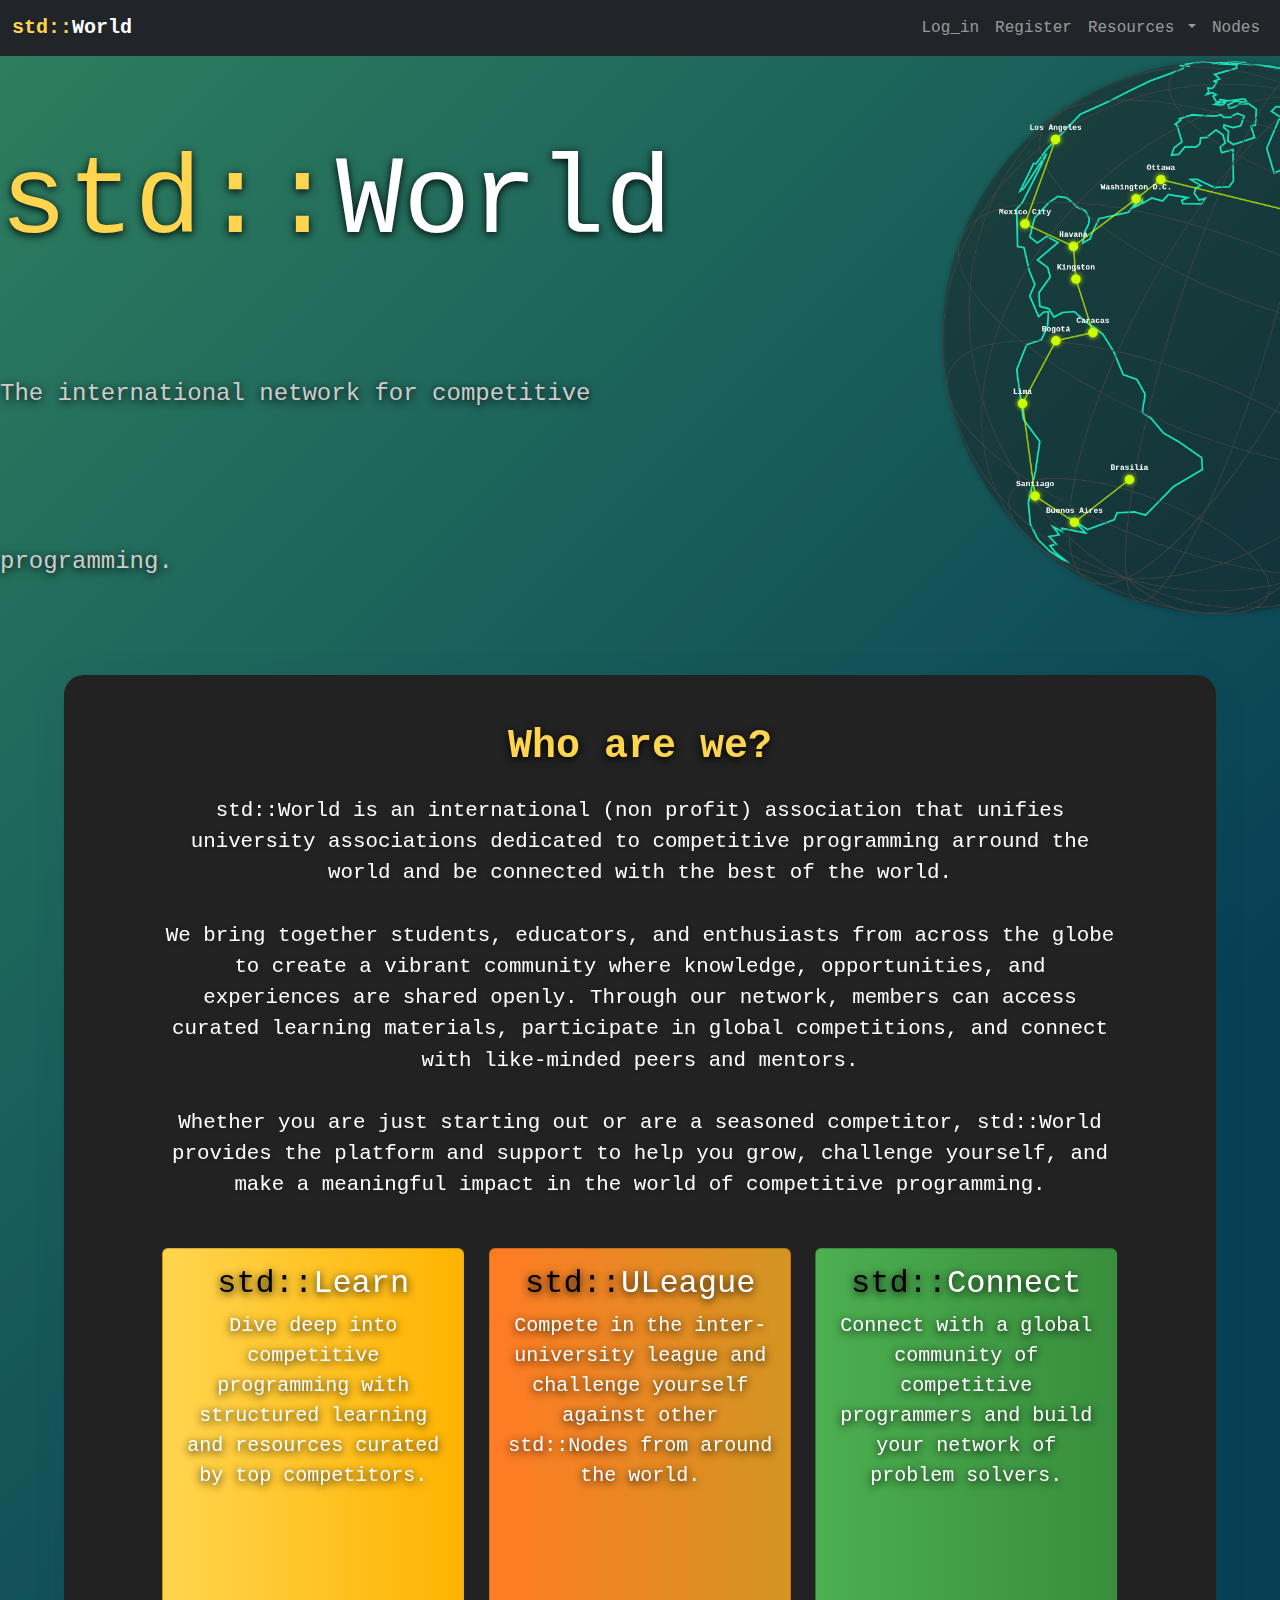
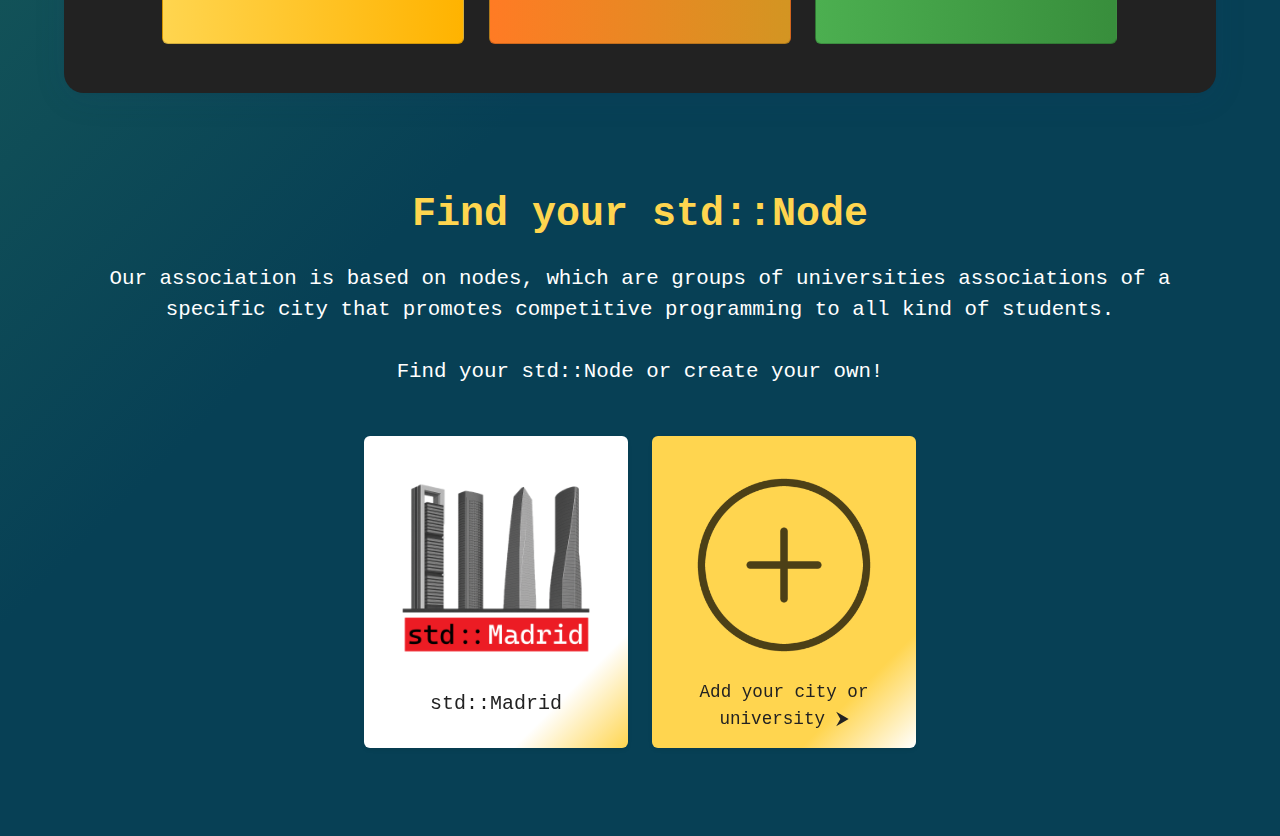
<file: index.html>
<!DOCTYPE html>
<html>
<head>
    <meta charset='utf-8'>
    <meta http-equiv='X-UA-Compatible' content='IE=edge'>
    <title>Std::World</title>
    <meta name='viewport' content='width=device-width, initial-scale=1'>
    <link rel='stylesheet' type='text/css' media='screen' href='main.css'>
    <!-- Bootstrap CSS -->
<link href="https://cdn.jsdelivr.net/npm/bootstrap@5.3.3/dist/css/bootstrap.min.css" rel="stylesheet">
    <!-- main.js will be loaded at the end of body for better performance -->
    <style>
      /* Association card hover animation */
      .assoc-img {
        transition: transform 0.18s cubic-bezier(.4,2,.6,1), box-shadow 0.18s;
        will-change: transform;
      }
      .assoc-img:hover {
        transform: scale(1.08);
        z-index: 2;
        box-shadow: 0 4px 16px 0 rgba(255,213,79,0.25);
      }
      /* Animation for std::Nodes cards */
      .node-card {
        transition: transform 0.2s cubic-bezier(.4,2,.6,1), box-shadow 0.2s;
        will-change: transform;
      }
      .node-card:hover {
        transform: scale(1.06);
        z-index: 2;
        box-shadow: 0 8px 32px 0 rgba(0,0,0,0.25);
      }
        html {
            font-size: 16px;
        }
        body {
            margin: 0;
            padding: 0;
            font-family: 'Consolas', 'Menlo', 'Monaco', 'Liberation Mono', monospace;
            background: linear-gradient(135deg, #2e7f5f 0%, #074055 60%);
            color: #222;
            overflow: auto;
        }
        .container {
            max-width: 1600px;
            width: 90%;
        }
        /* Hide scrollbar but allow scrolling */
        body::-webkit-scrollbar, html::-webkit-scrollbar {
            display: none;
        }
        body {
            scrollbar-width: none; /* Firefox */
            -ms-overflow-style: none; /* IE 10+ */
        }
      .card.hover-grow {
        transition: transform 0.2s cubic-bezier(.4,2,.6,1), box-shadow 0.2s;
        will-change: transform;
      }
      .card.hover-grow .card-arrow {
        opacity: 0;
        pointer-events: none;
        transition: opacity 0.2s;
      }
      .card.hover-grow:hover {
        transform: scale(1.06);
        z-index: 2;
        box-shadow: 0 8px 32px 0 rgba(0,0,0,0.25);
      }
      .card.hover-grow:hover .card-arrow {
        opacity: 1;
        pointer-events: auto;
      }
    </style>
</head>

<body>

    <nav class="navbar navbar-expand-lg navbar-dark bg-dark fixed-top" style="font-family: 'Consolas', monospace; z-index: 1030;">
        <div class="container-fluid">
            <a class="navbar-brand" href="#" style="font-weight: bold;">
                <span style="color:#FFD54F;">std::</span>World
            </a>
            <button class="navbar-toggler" type="button" data-bs-toggle="collapse" data-bs-target="#navbarTree" aria-controls="navbarTree" aria-expanded="false" aria-label="Toggle navigation">
                <span class="navbar-toggler-icon"></span>
            </button>
            <div class="collapse navbar-collapse" id="navbarTree">
                <ul class="navbar-nav ms-auto mb-2 mb-lg-0">
                    <li class="nav-item">
                        <a class="nav-link" href="#who">Log_in</a>
                    </li>
                    <li class="nav-item">
                        <a class="nav-link" href="#who">Register</a>
                    </li>
                    <li class="nav-item dropdown">
                        <a class="nav-link dropdown-toggle" href="#" id="learnDropdown" role="button" data-bs-toggle="dropdown" aria-expanded="false">
                            Resources
                        </a>
                        <ul class="dropdown-menu dropdown-menu-dark" aria-labelledby="learnDropdown">
                            <li><a class="dropdown-item" href="https://uleague.std.world" target="_blank">std::ULeague</a></li>
                            <li><a class="dropdown-item" href="#">std::Learn</a></li>
                            <li><a class="dropdown-item" href="#">std::Connect</a></li>
                        </ul>
                    </li>
                    <li class="nav-item">
                        <a class="nav-link" href="#nodesCarousel">Nodes</a>
                    </li>
                </ul>
            </div>
        </div>
</nav>

    <section class="intro-section">
        <div class="intro-quote" style="margin:0; padding:0; border:0; ">
            <p style="margin:0; padding-left:0%; padding-top: 10%; border:0; font-size:7rem; color:#fff; text-shadow:0 2px 8px #000;">
            <span style="color:#FFD54F;">std::</span>World <br>
                <span style="font-size:1.5rem; font-weight:normal; color:#ccc;">
The international network for competitive programming.</span>
        </div>
        <div class="intro-globe" style="margin:0; padding:0; border:0;">
            <canvas id="globe-canvas" width="1000" height="1000" style="position:relative; left:40%;"></canvas>
        </div>
    </section>

    <!-- TODO: Make video -->
    <!-- <section class="video-section">
        <video controls poster="" width="800" height="450">
            <source src="" type="video/mp4">
            Your browser does not support the video tag.
        </video>
    </section> -->

<section class="who-section py-5" style="font-family: 'Consolas', 'Menlo', 'Monaco', 'Liberation Mono', monospace; color:#fff; text-shadow:0 2px 8px #000;">
  <div class="container">
    <h2 class="mb-4" style="font-size:2.5rem; font-weight:bold; color:#FFD54F; text-shadow:0 2px 8px #000;">Who are we?</h2>
    <p class="mb-5" style="font-size:1.3rem; font-weight:normal; color:#fff; text-shadow:0 1px 4px #222;">
    std::World is an international (non profit) association that unifies university associations
    dedicated to competitive programming arround the world and be connected with the best of the world.
    <br><br>
    We bring together students, educators, and enthusiasts from across the globe to create a vibrant
    community where knowledge, opportunities, and experiences are shared openly. Through our network,
    members can access curated learning materials, participate in global competitions, and connect
    with like-minded peers and mentors.
    <br><br>
    Whether you are just starting out or are a seasoned competitor, std::World provides the platform
    and support to help you grow, challenge yourself, and make a meaningful impact in the world of
    competitive programming.
    </p>

    <div class="row text-center g-4">

    <!-- std::Learn card -->

    <div class="col-md-4">
      <div class="card text-white h-100 hover-grow" style="background: linear-gradient(90deg, #FFD54F, #FFB300);">
        <div class="card-body">
        <h5 class="card-title" style="font-size:2rem; color:inherit;">
             <span style="color:#000 !important; background:transparent !important;">std::</span>Learn
        </h5>
        <p class="card-text" style="font-size:1.25rem;">
          Dive deep into competitive programming with structured learning and resources curated by top competitors.
        </p>
        <a href="https://uleague.std.world" target="_blank" class="card-arrow" style="display:inline-block; font-size:4rem; color:#fff; text-decoration:none; font-weight:bold; transition:color 0.2s;">
            ⮞
        </a>
        </div>
      </div>
    </div>

    <!-- std::ULeague card -->
    <div class="col-md-4">
      <div class="card text-white h-100 hover-grow" style="background: linear-gradient(90deg, #FF7B24, #d39522);">
        <div class="card-body">
        <h5 class="card-title" style="font-size:2rem; color:inherit;">
            <span style="color:#000 !important; background:transparent !important;">std::</span>ULeague
        </h5>
        <p class="card-text" style="font-size:1.25rem;">
          Compete in the inter-university league and challenge yourself against other std::Nodes from around the world.
        </p>
        <a href="https://uleague.std.world" target="_blank" class="card-arrow" style="display:inline-block; font-size:4rem; color:#fff; text-decoration:none; font-weight:bold; transition:color 0.2s;">
            ⮞
        </a>
        </div>
      </div>
    </div>

    <!-- std::Connect card -->
    <div class="col-md-4">
      <div class="card text-white h-100 hover-grow" style="background: linear-gradient(90deg, #4CAF50, #388E3C);">
        <div class="card-body">
        <h5 class="card-title" style="font-size:2rem; color:inherit;">
            <span style="color:#000 !important; background:transparent !important;">std::</span>Connect
        </h5>
        <p class="card-text" style="font-size:1.25rem;">
          Connect with a global community of competitive programmers and build your network of problem solvers.
        </p>
        <br>
        <a href="https://uleague.std.world" target="_blank" class="card-arrow" style="display:inline-block; font-size:4rem; color:#fff; text-decoration:none; font-weight:bold; transition:color 0.2s;">
            ⮞
        </a>
        </div>
      </div>
    </div>

    </div>
  </div>
</section>

<!-- std::Nodes Section -->
<section class="nodes-section py-5 color: #fff;">
  <div class="container">
    <h2 class="mb-4 text-center" style="font-size:2.5rem; font-weight:bold; color:#FFD54F;">Find your std::Node</h2>
    <p class="mb-5 text-center" style="font-size:1.3rem; color:#fff;">
        Our association is based on nodes, which are groups of universities associations of a specific city that promotes competitive programming 
        to all kind of students. 
        <br><br>
        Find your std::Node or create your own!
    </p>
    <div id="nodesGrid" class="row g-4">
      <!-- Node cards will be injected by JS -->
    </div>
    <script>
      // Dynamically load node info from nodes.json and render grid
      document.addEventListener('DOMContentLoaded', function() {
        fetch('nodes.json')
          .then(response => response.json())
          .then(nodeInfo => {
            const nodesGrid = document.getElementById('nodesGrid');
            const nodeIds = Object.keys(nodeInfo);
            if (nodeIds.length < 4) {
              nodesGrid.classList.add('justify-content-center');
            } else {
              nodesGrid.classList.remove('justify-content-center');
            }
            nodeIds.forEach((id, i) => {
              const node = nodeInfo[id];
              const col = document.createElement('div');
              col.className = 'col-12 col-sm-6 col-md-3'; // 4 columns per row
              // Alternate background: even = white, odd = gold
              const bgColor = i % 2 === 0 ? 'background: linear-gradient(135deg, #fff 80%, #FFD54F 100%); color:#222;' : 'background: linear-gradient(135deg, #FFD54F 80%, #fff 100%); color:#222;';
              if (node.url) {
                // Visually distinct card for direct link nodes
                col.innerHTML = `
                  <a href="${node.url}" target="_blank" style="text-decoration:none;">
                    <div class="card h-100 text-center border-0 shadow-sm node-card" style="${bgColor}; cursor:pointer; border: 2px solid #FFD54F;">
                      <div class="card-body d-flex flex-column align-items-center justify-content-center">
                        <img src="${node.img}" alt="${node.name}" style="width:300px; object-fit:contain; margin-bottom:1rem;">
                        <h5 style="color:#FFD54F;">${node.name}</h5>
                        <span style="color:#FFD54F; font-size:1.1rem; margin-top:0.5rem;">Visit Node Website ⮞</span>
                      </div>
                    </div>
                  </a>
                `;
              } else {
                col.innerHTML = `
                  <div class="card h-100 text-center border-0 shadow-sm node-card" style="${bgColor}; cursor:pointer;" data-node-id="${id}">
                    <div class="card-body d-flex flex-column align-items-center justify-content-center">
                      <img src="${node.img}" alt="${node.name}" style="width:300px; object-fit:contain; margin-bottom:1rem;">
                      <h5>${node.name}</h5>
                    </div>
                  </div>
                `;
              }
              nodesGrid.appendChild(col);
            });
            // Always add the 'create your own node' card at the end
            const addCol = document.createElement('div');
            addCol.className = 'col-12 col-sm-6 col-md-3';
            addCol.innerHTML = `
              <div class="card h-100 text-center border-0 shadow-sm node-card" style="background: linear-gradient(135deg, #FFD54F 80%, #fff 100%); color:#222; cursor:pointer; border: 2px dashed #FFD54F;">
                <div class="card-body d-flex flex-column align-items-center justify-content-center">
                  <img src="stdNodes/add.png" alt="Create Node" style="width:180px; padding-top: 10%; object-fit:contain; margin-bottom:1rem; opacity:0.7;">
                  <span style="font-size:1.1rem; margin-top:0.5rem;">Add your city or university ⮞</span>
                </div>
              </div>
            `;
            nodesGrid.appendChild(addCol);

            // Popup logic
            document.body.insertAdjacentHTML('beforeend', `
              <div id="nodePopup" style="display:none; position:fixed; top:0; left:0; width:100vw; height:100vh; background:rgba(0,0,0,0.5); z-index:9999; align-items:center; justify-content:center;">
                <div style="background:#111; color:#fff; border-radius:20px; max-width:900px; min-width:350px; margin:auto; padding:2.5rem; box-shadow:0 8px 32px rgba(0,0,0,0.25); position:relative;">
                  <span id="closePopup" style="position:absolute; top:10px; right:20px; font-size:2rem; cursor:pointer; color:#FFD54F;">&times;</span>
                  <div id="popupContent"></div>
                </div>
              </div>
            `);
            const popup = document.getElementById('nodePopup');
            const popupContent = document.getElementById('popupContent');
            document.getElementById('closePopup').onclick = () => popup.style.display = 'none';

            document.querySelectorAll('.node-card').forEach(card => {
              card.onclick = function() {
                const nodeId = card.getAttribute('data-node-id');
                const info = nodeInfo[nodeId];
                popupContent.innerHTML = `
                  <img src="${info.img}" alt="${info.name}" style="width:120px; margin-bottom:1rem;">
                  <h3 style="color:#FFD54F;">${info.name}</h3>
                  <p style="color:#fff;">${info.desc}</p>
                  <h5 style="color:#FFD54F;">Associations/Universities:</h5>
                  <div class="container-fluid">
                    <div class="row g-3 ${info.associations.length < 4 ? 'justify-content-center' : ''}">
                      ${info.associations.map(a => `
                        <div class="col-6 col-md-3 d-flex flex-column align-items-center justify-content-start" style="height:140px;">
                          <a href="${a.url}" target="_blank" style="text-decoration:none; width:100%; display:flex; flex-direction:column; align-items:center; height:100%;">
                            <div style="height:80px; width:80px; display:flex; align-items:flex-start; justify-content:center;">
                              <img class="assoc-img" src="${a.img}" alt="${a.name}" style="width:80px; height:80px; object-fit:contain; border-radius:12px; background:#222; margin-bottom:0.5rem; display:block;">
                            </div>
                            <span style="color:#fff; font-size:0.95rem; text-align:center; display:block; margin-top:0.2rem; width:100%;">${a.name}</span>
                          </a>
                        </div>
                      `).join('')}
                    </div>
                  </div>
                `;
                popup.style.display = 'flex';
              };
            });
          });
      });
    </script>
  </div>




    <script src="dijkstra.js"></script>
    <script src="main.js"></script>
    <!-- Bootstrap JS Bundle (with Popper) -->
<script src="https://cdn.jsdelivr.net/npm/bootstrap@5.3.3/dist/js/bootstrap.bundle.min.js"></script>
</body>
</html>
</file>
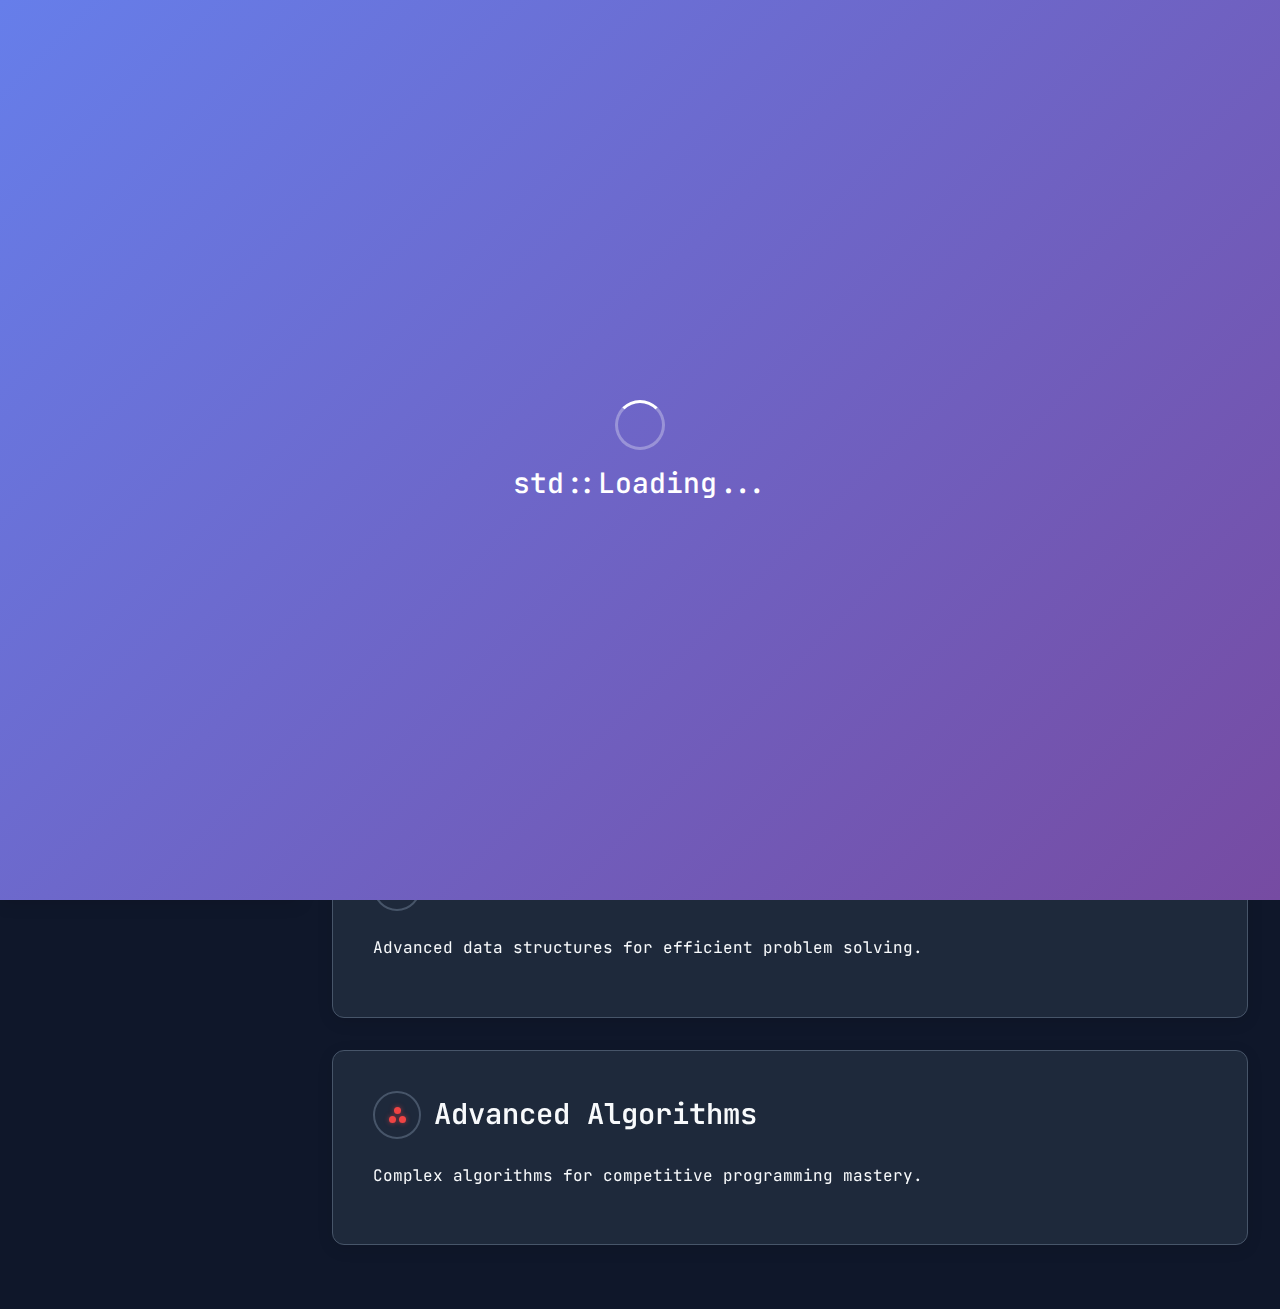
<file: stdLearn/index.html>
<!DOCTYPE html>
<html lang="en">
<head>
    <meta charset="UTF-8">
    <meta name="viewport" content="width=device-width, initial-scale=1.0">
    <title>std::Learn - std::World</title>
    <link rel="icon" type="image/png" href="_img/favicon.svg.png">
    <!-- Bootstrap CSS -->
    <link href="https://cdn.jsdelivr.net/npm/bootstrap@5.3.3/dist/css/bootstrap.min.css" rel="stylesheet">
    <!-- Google Fonts for better typography -->
    <link href="https://fonts.googleapis.com/css2?family=JetBrains+Mono:wght@300;400;500;600;700&family=Fira+Code:wght@300;400;500;600;700&family=Source+Code+Pro:wght@300;400;500;600;700&display=swap" rel="stylesheet">
    <!-- Font Awesome for icons - Updated to stable version -->
    <link rel="stylesheet" href="https://cdnjs.cloudflare.com/ajax/libs/font-awesome/6.5.2/css/all.min.css" 
          integrity="sha512-SnH5WK+bZxgPHs44uWIX+LLJAJ9/2PkPKZ5QiAj6Ta86w+fsb2TkcmfRyVX3pBnMFcV7oQPJkl9QevSCWr3W6A==" 
          crossorigin="anonymous" referrerpolicy="no-referrer">
    <style>
        :root {
            --primary-gold: #FFD54F;
            --secondary-gold: #FFB300;
            --accent-white: #ffffff;
            --accent-light-grey: #f8fafc;
            --white: #ffffff;
            --light-grey: #f8fafc;
            --dark-blue: #074055;
            --teal: #2e7f5f;
            --dark-text: #1f2937;
            --medium-grey: #6b7280;
            --glass-bg: rgba(255, 255, 255, 0.9);
            --glass-border: rgba(255, 255, 255, 0.3);
            --shadow-light: 0 4px 16px rgba(0, 0, 0, 0.1);
            --shadow-strong: 0 8px 24px rgba(0, 0, 0, 0.15);
            
            /* Dark theme variables (only theme) */
            --bg-primary: #0f172a;
            --bg-secondary: #1e293b;
            --bg-tertiary: #334155;
            --text-primary: #f8fafc;
            --text-secondary: #cbd5e1;
            --text-muted: #94a3b8;
            --border-color: #475569;
            --card-bg: #1e293b;
            --sidebar-bg: #1e293b;
            --navbar-bg: linear-gradient(135deg, #1e293b 0%, rgba(30, 41, 59, 0.95) 50%, rgba(15, 23, 42, 0.98) 100%);
            --dropdown-bg: #1e293b;
            --hover-bg: #334155;
            --progress-bg: rgba(71, 85, 105, 0.3);
        }

        * {
            margin: 0;
            padding: 0;
            box-sizing: border-box;
        }

        /* Custom scrollbar */
        ::-webkit-scrollbar {
            width: 8px;
        }

        ::-webkit-scrollbar-track {
            background: var(--bg-tertiary);
        }

        ::-webkit-scrollbar-thumb {
            background: linear-gradient(45deg, var(--primary-gold), var(--secondary-gold));
            border-radius: 4px;
        }

        ::-webkit-scrollbar-thumb:hover {
            background: linear-gradient(45deg, var(--secondary-gold), var(--primary-gold));
        }

        body {
            font-family: 'JetBrains Mono', 'Fira Code', 'Source Code Pro', 'Consolas', 'Monaco', 'Courier New', monospace;
            line-height: 1.6;
            color: var(--text-primary);
            background: var(--bg-primary);
            min-height: 100vh;
            overflow-x: hidden;
            position: relative;
            transition: background 0.3s ease, color 0.3s ease;
        }

        /* Animated background particles */
        body::before {
            content: '';
            position: fixed;
            top: 0;
            left: 0;
            width: 100%;
            height: 100%;
            background: url("data:image/svg+xml,%3Csvg width='60' height='60' viewBox='0 0 60 60' xmlns='http://www.w3.org/2000/svg'%3E%3Cg fill='none' fill-rule='evenodd'%3E%3Cg fill='%23000000' fill-opacity='0.02'%3E%3Ccircle cx='30' cy='30' r='1'/%3E%3C/g%3E%3C/g%3E%3C/svg%3E");
            animation: drift 30s infinite linear;
            pointer-events: none;
            z-index: 1;
        }

        /* Essential animations only */
        @keyframes slideInUp {
            from {
                opacity: 0;
                transform: translateY(20px);
            }
            to {
                opacity: 1;
                transform: translateY(0);
            }
        }

        @keyframes fadeInScale {
            from {
                opacity: 0;
                transform: scale(0.95);
            }
            to {
                opacity: 1;
                transform: scale(1);
            }
        }

        /* Loading animations */
        .skeleton {
            background: linear-gradient(90deg, #f0f0f0 25%, #e0e0e0 50%, #f0f0f0 75%);
            background-size: 200% 100%;
            animation: loading 1.5s infinite;
        }

        @keyframes loading {
            0% { background-position: 200% 0; }
            100% { background-position: -200% 0; }
        }

        /* Enhanced focus states for accessibility */
        .nav-item:focus,
        .concept-card:focus,
        .fab:focus {
            outline: 2px solid var(--primary-gold);
            outline-offset: 2px;
            box-shadow: 0 0 0 4px rgba(255, 213, 79, 0.3);
        }

        /* Clickable indicator animations */
        .clickable-indicator {
            position: relative;
        }

        .clickable-indicator::after {
            content: '→';
            position: absolute;
            top: 50%;
            right: 1rem;
            transform: translateY(-50%) translateX(10px);
            opacity: 0;
            color: var(--primary-gold);
            font-weight: bold;
            transition: all 0.3s ease;
            pointer-events: none;
        }

        .clickable-indicator:hover::after {
            transform: translateY(-50%) translateX(0);
            opacity: 1;
        }

        /* Smooth transitions for theme changes */
        * {
            transition: background-color 0.3s ease, color 0.3s ease, border-color 0.3s ease;
        }

        /* Layout */
        .main-layout {
            display: flex;
            min-height: calc(100vh - 50px);
            position: relative;
            z-index: 2;
        }

        /* Left Sidebar Navigation */
        .sidebar {
            width: 300px;
            background: var(--sidebar-bg);
            border-right: 1px solid var(--border-color);
            box-shadow: var(--shadow-light);
            position: sticky;
            top: 50px;
            height: calc(100vh - 50px);
            overflow-y: auto;
            animation: slideInUp 0.6s ease-out;
        }

        .sidebar-header {
            padding: 2rem 1.5rem 1rem;
            background: var(--sidebar-bg);
            border-bottom: 1px solid var(--border-color);
            position: relative;
            margin-top: 1rem;
        }

        .sidebar-header::before {
            content: '';
            position: absolute;
            bottom: 0;
            left: 1.5rem;
            right: 1.5rem;
            height: 2px;
            background: linear-gradient(90deg, var(--primary-gold), var(--secondary-gold));
        }

        .sidebar-header::after {
            content: '';
            position: absolute;
            top: -1rem;
            left: 1.5rem;
            right: 1.5rem;
            height: 1px;
            background: linear-gradient(90deg, transparent, var(--primary-gold), transparent);
        }

        .sidebar-header h2 {
            color: var(--text-primary);
            font-size: 1.4rem;
            margin-bottom: 0.5rem;
            font-weight: 700;
            text-shadow: 0 2px 4px rgba(0,0,0,0.1);
        }

        .sidebar-header p {
            font-size: 0.9rem;
            opacity: 0.9;
            color: var(--text-secondary);
        }

        .sidebar-nav {
            padding: 1rem 0;
        }

        .nav-section {
            margin-bottom: 1.5rem;
        }

        .nav-section-title {
            padding: 0.8rem 1.5rem;
            font-weight: 600;
            color: var(--text-primary);
            background: var(--bg-tertiary);
            font-size: 0.9rem;
            text-transform: uppercase;
            letter-spacing: 1px;
            border-left: 3px solid var(--secondary-gold);
        }

        .nav-item {
            display: block;
            padding: 0.9rem 2rem;
            color: var(--text-secondary);
            text-decoration: none;
            transition: all 0.4s cubic-bezier(0.175, 0.885, 0.32, 1.275);
            border-left: 3px solid transparent;
            font-weight: 500;
            position: relative;
            overflow: hidden;
        }

        .nav-item::before {
            content: '';
            position: absolute;
            top: 0;
            left: 0;
            width: 3px;
            height: 100%;
            background: var(--primary-gold);
            transform: scaleY(0);
            transition: transform 0.3s ease;
            transform-origin: bottom;
        }

        .nav-item::after {
            content: '';
            position: absolute;
            top: 50%;
            right: 1rem;
            width: 20px;
            height: 20px;
            transform: translateY(-50%) scale(0);
            transition: transform 0.3s ease;
            opacity: 0.8;
            display: flex;
            align-items: center;
            justify-content: center;
        }

        .nav-item:hover {
            color: var(--primary-gold);
            background: rgba(255, 213, 79, 0.05);
            border-left-color: transparent;
            transform: translateX(8px);
            text-shadow: 0 0 8px rgba(255, 213, 79, 0.3);
        }

        .nav-item:hover::before {
            transform: scaleY(1);
        }

        .nav-item:hover::after {
            transform: translateY(-50%) scale(1);
        }

        /* Navigation difficulty indicators */
        .nav-item .nav-difficulty-indicator {
            position: absolute;
            top: 50%;
            right: 1rem;
            transform: translateY(-50%) scale(0);
            transition: transform 0.3s ease;
            opacity: 0.8;
            display: flex;
            align-items: center;
            justify-content: center;
            width: 20px;
            height: 20px;
        }

        .nav-item:hover .nav-difficulty-indicator {
            transform: translateY(-50%) scale(1);
        }

        .nav-difficulty-indicator .difficulty-dot {
            border-radius: 50%;
        }

        /* Easy - 1 green dot for nav */
        .nav-difficulty-indicator.difficulty-easy .difficulty-dot {
            width: 6px;
            height: 6px;
            background: #10b981;
            box-shadow: 0 0 4px rgba(16, 185, 129, 0.6);
        }

        /* Intermediate - 2 yellow dots for nav */
        .nav-difficulty-indicator.difficulty-intermediate {
            gap: 2px;
        }

        .nav-difficulty-indicator.difficulty-intermediate .difficulty-dot {
            width: 5px;
            height: 5px;
            background: #f59e0b;
            box-shadow: 0 0 3px rgba(245, 158, 11, 0.6);
        }

        /* Hard - 3 red dots in pyramid for nav */
        .nav-difficulty-indicator.difficulty-hard {
            flex-direction: column;
            gap: 1px;
        }

        .nav-difficulty-indicator.difficulty-hard .difficulty-dot {
            width: 4px;
            height: 4px;
            background: #ef4444;
            box-shadow: 0 0 3px rgba(239, 68, 68, 0.6);
        }

        .nav-difficulty-indicator.difficulty-hard .dot-row-1 {
            display: flex;
            justify-content: center;
        }

        .nav-difficulty-indicator.difficulty-hard .dot-row-2 {
            display: flex;
            gap: 2px;
        }

        /* ICPC - 4 purple squares for nav */
        .nav-difficulty-indicator.difficulty-icpc {
            display: grid;
            grid-template-columns: 1fr 1fr;
            gap: 2px;
            padding: 2px;
        }

        .nav-difficulty-indicator.difficulty-icpc .difficulty-dot {
            width: 5px;
            height: 5px;
            background: #8b5cf6;
            border-radius: 1px;
            box-shadow: 0 0 3px rgba(139, 92, 246, 0.6);
        }

        .nav-item.active {
            background: rgba(255, 213, 79, 0.1);
            border-left-color: var(--secondary-gold);
            color: var(--text-primary);
            font-weight: 600;
        }

        /* .nav-item:hover {
            background: var(--light-grey);
            border-left-color: var(--primary-gold);
            transform: translateX(5px);
        } */

        /* .nav-item.active {
            background: linear-gradient(90deg, var(--primary-gold), transparent);
            border-left-color: var(--dark-blue);
            color: var(--dark-blue);
            font-weight: 500;
        } */

        /* Main Content */
        .content {
            flex: 1;
            padding: 2rem;
            max-width: calc(100vw - 300px);
            animation: fadeInScale 0.8s ease-out 0.2s both;
        }

        .content-header {
            margin-bottom: 2rem;
            margin-top: 2rem;
            padding: 3rem 2rem;
            background: var(--card-bg);
            border: 1px solid var(--border-color);
            border-radius: 12px;
            box-shadow: var(--shadow-light);
            position: relative;
        }

        .content-header::before {
            content: '';
            position: absolute;
            top: 0;
            left: 0;
            right: 0;
            height: 3px;
            background: linear-gradient(90deg, var(--primary-gold), var(--secondary-gold));
            border-radius: 12px 12px 0 0;
        }

        .content-header h1 {
            font-size: 3rem;
            color: var(--secondary-gold);
            margin-bottom: 1rem;
            font-weight: 700;
            text-shadow: 0 4px 8px rgba(0,0,0,0.1);
        }

        .content-header p {
            font-size: 1.1rem;
            color: var(--text-secondary);
            opacity: 0.9;
            line-height: 1.7;
        }

        .content-section {
            background: var(--card-bg);
            border: 1px solid var(--border-color);
            padding: 2.5rem;
            margin-bottom: 2rem;
            border-radius: 12px;
            box-shadow: var(--shadow-light);
            transition: all 0.4s cubic-bezier(0.175, 0.885, 0.32, 1.275);
            position: relative;
            overflow: hidden;
        }

        .content-section::before {
            content: '';
            position: absolute;
            top: 0;
            left: 0;
            right: 0;
            height: 3px;
            background: linear-gradient(90deg, var(--primary-gold), var(--secondary-gold));
            border-radius: 12px 12px 0 0;
            transform: scaleX(0);
            transition: transform 0.4s ease;
            transform-origin: left;
        }

        .content-section:hover {
            transform: translateY(-2px);
            box-shadow: 0 8px 25px rgba(255, 213, 79, 0.15);
            border-color: var(--primary-gold);
        }

        .content-section:hover::before {
            transform: scaleX(1);
        }

        .content-section h2 {
            color: var(--text-primary);
            margin-bottom: 1.5rem;
            display: flex;
            align-items: center;
            gap: 0.8rem;
            font-weight: 600;
            font-size: 1.8rem;
        }

        .section-icon {
            width: 48px;
            height: 48px;
            background: transparent;
            border: 2px solid var(--border-color);
            border-radius: 50%;
            display: inline-flex;
            align-items: center;
            justify-content: center;
            color: var(--white);
            font-size: 0.9rem;
        }

        /* Difficulty indicators */
        .difficulty-indicator {
            display: flex;
            align-items: center;
            justify-content: center;
            gap: 3px;
            width: 100%;
            height: 100%;
        }

        .difficulty-dot {
            border-radius: 50%;
        }

        /* Easy - 1 green dot */
        .difficulty-easy .difficulty-dot {
            width: 12px;
            height: 12px;
            background: #10b981;
            box-shadow: 0 0 8px rgba(16, 185, 129, 0.6);
        }

        /* Intermediate - 2 yellow dots */
        .difficulty-intermediate .difficulty-dot {
            width: 10px;
            height: 10px;
            background: #f59e0b;
            box-shadow: 0 0 6px rgba(245, 158, 11, 0.6);
        }

        /* Hard - 3 red dots in pyramid */
        .difficulty-hard {
            flex-direction: column;
            gap: 2px;
        }

        .difficulty-hard .difficulty-dot {
            width: 7px;
            height: 7px;
            background: #ef4444;
            box-shadow: 0 0 5px rgba(239, 68, 68, 0.6);
        }

        .difficulty-hard .dot-row-1 {
            display: flex;
            justify-content: center;
        }

        .difficulty-hard .dot-row-2 {
            display: flex;
            gap: 3px;
        }

        /* ICPC - 4 purple squares */
        .difficulty-icpc {
            display: grid;
            grid-template-columns: 1fr 1fr;
            gap: 3px;
            padding: 3px;
        }

        .difficulty-icpc .difficulty-dot {
            width: 9px;
            height: 9px;
            background: #8b5cf6;
            border-radius: 2px;
            box-shadow: 0 0 6px rgba(139, 92, 246, 0.6);
        }

        .concept-grid {
            display: grid;
            grid-template-columns: repeat(auto-fit, minmax(280px, 1fr));
            gap: 2rem;
            margin-top: 2rem;
        }

        .concept-card {
            background: var(--card-bg);
            border: 1px solid var(--border-color);
            padding: 1.5rem;
            border-radius: 8px;
            transition: all 0.4s cubic-bezier(0.175, 0.885, 0.32, 1.275);
            box-shadow: 0 2px 8px rgba(0,0,0,0.1);
            cursor: pointer;
            position: relative;
            overflow: hidden;
        }

        .concept-card::before {
            content: '';
            position: absolute;
            top: 0;
            left: -100%;
            width: 100%;
            height: 100%;
            background: linear-gradient(90deg, transparent, rgba(255, 213, 79, 0.1), transparent);
            transition: left 0.6s ease;
        }

        .concept-card:hover {
            transform: translateY(-4px) scale(1.02);
            box-shadow: 0 8px 25px rgba(255, 213, 79, 0.2);
            border-color: var(--primary-gold);
            background: linear-gradient(135deg, var(--card-bg), rgba(255, 213, 79, 0.05));
        }

        .concept-card:hover::before {
            left: 100%;
        }

        .concept-card:hover h3 {
            color: var(--primary-gold);
            text-shadow: 0 0 8px rgba(255, 213, 79, 0.3);
        }

        .concept-card:active {
            transform: translateY(-2px) scale(1.01);
            transition: all 0.15s ease;
        }

        .concept-card h3 {
            color: var(--text-primary);
            margin-bottom: 0.5rem;
            font-weight: 600;
            font-size: 1.1rem;
            transition: all 0.3s cubic-bezier(0.175, 0.885, 0.32, 1.275);
        }

        /* Responsive */
        @media (max-width: 768px) {
            .main-layout {
                flex-direction: column;
            }

            .sidebar {
                width: 100%;
                height: auto;
                position: relative;
                top: 0;
            }

            .content {
                max-width: 100%;
            }

            .nav-container {
                flex-direction: column;
                gap: 1rem;
            }

            .nav-links {
                gap: 1rem;
            }
        }

        /* Footer */
        footer {
            background: #f8f9fa;
            color: var(--text-secondary);
            text-align: center;
            padding: 2rem;
            margin-top: 4rem;
            border-top: 1px solid #e5e7eb;
        }

        .footer-content {
            display: flex;
            align-items: center;
            justify-content: center;
            gap: 1.5rem;
            flex-wrap: wrap;
        }

        .cpra-logo-small {
            height: 25px;
            width: auto;
            border-radius: 4px;
            opacity: 0.9;
        }

        .by-text {
            color: var(--white);
            opacity: 0.9;
            font-size: 0.9rem;
        }

        /* Floating Action Button */
        .fab {
            position: fixed;
            bottom: 2rem;
            right: 2rem;
            width: 56px;
            height: 56px;
            background: linear-gradient(135deg, var(--secondary-gold), var(--primary-gold));
            border-radius: 50%;
            box-shadow: 0 4px 12px rgba(255, 213, 79, 0.4);
            display: flex;
            align-items: center;
            justify-content: center;
            color: white;
            font-size: 1.2rem;
            cursor: pointer;
            transition: all 0.4s cubic-bezier(0.175, 0.885, 0.32, 1.275);
            z-index: 1000;
            border: none;
        }

        .fab:hover {
            transform: translateY(-4px) scale(1.1);
            box-shadow: 0 8px 20px rgba(255, 213, 79, 0.6);
            background: linear-gradient(135deg, var(--primary-gold), var(--secondary-gold));
        }

        .fab:active {
            transform: translateY(-2px) scale(1.05);
            transition: all 0.15s ease;
        }

        /* Progress indicator */
        .progress-indicator {
            position: fixed;
            top: 50px;
            left: 0;
            width: 100%;
            height: 4px;
            background: var(--progress-bg);
            z-index: 1020;
            border-bottom: 1px solid var(--border-color);
        }

        .progress-bar {
            height: 100%;
            background: linear-gradient(90deg, var(--primary-gold), var(--secondary-gold));
            width: 0%;
            transition: width 0.3s ease;
            box-shadow: 0 0 8px rgba(255, 213, 79, 0.5);
        }

        /* Enhanced hover effects for interactive elements */
        .interactive-glow {
            position: relative;
            overflow: hidden;
        }

        .interactive-glow::before {
            content: '';
            position: absolute;
            top: 0;
            left: -100%;
            width: 100%;
            height: 100%;
            background: linear-gradient(90deg, transparent, rgba(255,255,255,0.2), transparent);
            transition: left 0.5s;
        }

        .interactive-glow:hover::before {
            left: 100%;
        }

        /* Enhanced Navbar Styles */
        .navbar {
            background: var(--navbar-bg) !important;
            backdrop-filter: blur(10px) !important;
            -webkit-backdrop-filter: blur(10px) !important;
            border-bottom: 1px solid var(--border-color) !important;
            box-shadow: 0 2px 8px rgba(0, 0, 0, 0.08) !important;
            transition: all 0.3s ease !important;
            padding: 0.3rem 0 !important;
            min-height: 50px !important;
        }

        .navbar-brand {
            z-index: 10;
            font-size: 1.3rem !important;
            color: var(--text-primary) !important;
            font-weight: 700 !important;
            padding: 0.3rem 0 !important;
        }

        .navbar-brand:hover {
            transform: scale(1.02) !important;
            color: var(--secondary-gold) !important;
        }

        .navbar-nav .nav-link {
            color: var(--text-primary) !important;
            font-weight: 500 !important;
            padding: 0.5rem 1rem !important;
            border-radius: 6px !important;
            transition: all 0.3s ease !important;
            text-transform: none !important;
            letter-spacing: normal !important;
            font-size: 0.9rem !important;
            border: none !important;
            background: none !important;
        }

        .navbar-nav .nav-link:hover {
            color: var(--primary-gold) !important;
            background: none !important;
        }

        .dropdown-menu {
            background: var(--dropdown-bg) !important;
            border: 1px solid var(--border-color) !important;
            border-radius: 8px !important;
            box-shadow: var(--shadow-light) !important;
            padding: 0.5rem !important;
            margin-top: 0.5rem !important;
        }

        .dropdown-item {
            color: var(--text-primary) !important;
            padding: 0.8rem 1.2rem !important;
            border-radius: 6px !important;
            transition: all 0.3s ease !important;
            font-weight: 500 !important;
        }

        .dropdown-item:hover {
            background: none !important;
            color: var(--primary-gold) !important;
        }

        .navbar-toggler {
            border: none !important;
            padding: 0.5rem !important;
            border-radius: 8px !important;
            transition: all 0.3s ease !important;
        }

        .navbar-toggler:focus {
            box-shadow: 0 0 0 0.2rem rgba(139, 92, 246, 0.25) !important;
        }

        .navbar-toggler:hover {
            background: rgba(139, 92, 246, 0.1) !important;
            transform: scale(1.1) !important;
        }

        .navbar-toggler-icon {
            background-image: url("data:image/svg+xml,%3csvg xmlns='http://www.w3.org/2000/svg' viewBox='0 0 30 30'%3e%3cpath stroke='rgba%2833, 37, 41, 0.75%29' stroke-linecap='round' stroke-miterlimit='10' stroke-width='2' d='M4 7h22M4 15h22M4 23h22'/%3e%3c/svg%3e") !important;
            transition: all 0.3s ease !important;
        }

        /* Particle animation for navbar */
        @keyframes particleFloat {
            0% {
                transform: translateY(0) scale(1);
                opacity: 1;
            }
            100% {
                transform: translateY(-30px) scale(0);
                opacity: 0;
            }
        }
    </style>
</head>
<body>
    <nav class="navbar navbar-expand-lg navbar-dark fixed-top" style="font-family: 'JetBrains Mono', 'Consolas', monospace; z-index: 1030;">
        <div class="container-fluid">
            <a class="navbar-brand" href="../index.html">
                <img src="_img/stdLearnLogo.png" alt="std::Learn" style="height: 40px; width: auto;">
            </a>
            <button class="navbar-toggler" type="button" data-bs-toggle="collapse" data-bs-target="#navbarTree" aria-controls="navbarTree" aria-expanded="false" aria-label="Toggle navigation">
                <span class="navbar-toggler-icon"></span>
            </button>
            <div class="collapse navbar-collapse" id="navbarTree">
                <ul class="navbar-nav ms-auto mb-2 mb-lg-0">
                    <li class="nav-item dropdown">
                        <a class="nav-link dropdown-toggle" href="#" id="learnDropdown" role="button" data-bs-toggle="dropdown" aria-expanded="false">
                            <i class="fas fa-rocket" style="margin-right: 0.5rem;"></i>
                            Resources
                        </a>
                        <ul class="dropdown-menu" aria-labelledby="learnDropdown" style="min-width: 200px;">
                            <li><a class="dropdown-item" href="../index.html">
                                <i class="fas fa-globe" style="margin-right: 0.5rem; color: var(--primary-gold);"></i>
                                std::World
                            </a></li>
                            <li><a class="dropdown-item" href="https://uleague.std.world" target="_blank">
                                <i class="fas fa-trophy" style="margin-right: 0.5rem; color: var(--primary-gold);"></i>
                                std::ULeague
                            </a></li>
                            <li><a class="dropdown-item" href="https://github.com/UAM-CPrA" target="_blank">
                                <i class="fas fa-users" style="margin-right: 0.5rem; color: var(--primary-gold);"></i>
                                std::Connect
                            </a></li>
                        </ul>
                    </li>
                </ul>
            </div>
        </div>
    </nav>

    <!-- Progress Indicator -->
    <div class="progress-indicator">
        <div class="progress-bar" id="progressBar"></div>
    </div>

    <div class="main-layout" style="margin-top: 50px;">
        <!-- Left Sidebar Navigation -->
        <aside class="sidebar">
            <div class="sidebar-header">
                <h2>📚 Learning Path</h2>
                <p>Navigate through competitive programming concepts</p>
            </div>
            
            <nav class="sidebar-nav">
                <!-- Navigation will be dynamically loaded here -->
            </nav>
        </aside>

        <!-- Main Content -->
        <main class="content">
            <div class="content-header">
                <h1>Competitive Programming Concepts</h1>
                <p>Master the fundamental algorithms and advanced techniques of competitive programming through structured learning modules.</p>
            </div>
            <!-- Content will be dynamically loaded here -->
        </main>
    </div>

    <!-- Loading Screen -->
    <div id="loadingScreen" style="
        position: fixed;
        top: 0;
        left: 0;
        width: 100%;
        height: 100%;
        background: linear-gradient(135deg, #667eea 0%, #764ba2 100%);
        display: flex;
        align-items: center;
        justify-content: center;
        z-index: 9999;
        transition: opacity 0.5s ease;
    ">
        <div style="text-align: center; color: white;">
            <div style="
                width: 50px;
                height: 50px;
                border: 3px solid rgba(255, 255, 255, 0.3);
                border-top: 3px solid white;
                border-radius: 50%;
                animation: spin 1s linear infinite;
                margin: 0 auto 1rem;
            "></div>
            <h3 style="font-family: 'JetBrains Mono', monospace; margin: 0;">std::Loading...</h3>
        </div>
    </div>

    <style>
        @keyframes spin {
            0% { transform: rotate(0deg); }
            100% { transform: rotate(360deg); }
        }
    </style>

    <!-- Floating Action Button -->
    <button class="fab" id="scrollToTop" title="Scroll to top">
        <i class="fas fa-arrow-up"></i>
    </button>

    <script>
        // Modern page enhancement features
        document.addEventListener('DOMContentLoaded', function() {
            initializePageEnhancements();
            initializeScrollEffects();
            initializeInteractiveElements();
        });

        function initializePageEnhancements() {
            // Add stagger animation to cards
            const cards = document.querySelectorAll('.concept-card');
            cards.forEach((card, index) => {
                card.style.animationDelay = `${index * 0.1}s`;
                card.style.animation = 'slideInUp 0.8s ease-out both';
            });

            // Add glow effect to interactive elements
            const interactiveElements = document.querySelectorAll('.concept-card, .nav-item, .content-section');
            interactiveElements.forEach(element => {
                element.classList.add('interactive-glow');
            });
        }

        function initializeScrollEffects() {
            const progressBar = document.getElementById('progressBar');
            const scrollToTopBtn = document.getElementById('scrollToTop');

            // Update progress bar on scroll
            window.addEventListener('scroll', () => {
                const winScroll = document.body.scrollTop || document.documentElement.scrollTop;
                const height = document.documentElement.scrollHeight - document.documentElement.clientHeight;
                const scrolled = (winScroll / height) * 100;
                
                if (progressBar) {
                    progressBar.style.width = scrolled + '%';
                }

                // Show/hide scroll to top button
                if (scrollToTopBtn) {
                    if (winScroll > 300) {
                        scrollToTopBtn.style.opacity = '1';
                        scrollToTopBtn.style.pointerEvents = 'auto';
                    } else {
                        scrollToTopBtn.style.opacity = '0';
                        scrollToTopBtn.style.pointerEvents = 'none';
                    }
                }
            });

            // Scroll to top functionality
            if (scrollToTopBtn) {
                scrollToTopBtn.addEventListener('click', () => {
                    window.scrollTo({
                        top: 0,
                        behavior: 'smooth'
                    });
                });
            }

            // Parallax effect disabled for content header
            // const contentHeader = document.querySelector('.content-header');
            // window.addEventListener('scroll', () => {
            //     const scrolled = window.pageYOffset;
            //     if (contentHeader) {
            //         contentHeader.style.transform = `translateY(${scrolled * 0.1}px)`;
            //     }
            // });
        }

        function initializeInteractiveElements() {
            // Add click ripple effect
            const clickableElements = document.querySelectorAll('.concept-card, .nav-item, .fab');
            
            clickableElements.forEach(element => {
                element.addEventListener('click', function(e) {
                    const ripple = document.createElement('span');
                    const rect = element.getBoundingClientRect();
                    const size = Math.max(rect.width, rect.height);
                    const x = e.clientX - rect.left - size / 2;
                    const y = e.clientY - rect.top - size / 2;
                    
                    ripple.style.width = ripple.style.height = size + 'px';
                    ripple.style.left = x + 'px';
                    ripple.style.top = y + 'px';
                    ripple.classList.add('ripple');
                    
                    element.appendChild(ripple);
                    
                    setTimeout(() => {
                        ripple.remove();
                    }, 600);
                });
            });

            // Add CSS for ripple effect
            const rippleCSS = `
                .ripple {
                    position: absolute;
                    border-radius: 50%;
                    background: rgba(255, 255, 255, 0.3);
                    transform: scale(0);
                    animation: ripple-animation 0.6s linear;
                    pointer-events: none;
                }
                
                @keyframes ripple-animation {
                    to {
                        transform: scale(4);
                        opacity: 0;
                    }
                }
            `;
            
            const style = document.createElement('style');
            style.textContent = rippleCSS;
            document.head.appendChild(style);

            // Enhanced navbar effects
            initializeNavbarEffects();
        }

        function initializeNavbarEffects() {
            const navbar = document.querySelector('.navbar');
            const navLinks = document.querySelectorAll('.nav-link');
            const dropdownItems = document.querySelectorAll('.dropdown-item');

            // Enhanced blur effect on scroll (navbar always visible)
            window.addEventListener('scroll', () => {
                const currentScrollY = window.scrollY;
                
                // Add blur effect based on scroll
                if (currentScrollY > 50) {
                    navbar.style.backdropFilter = 'blur(15px)';
                    navbar.style.webkitBackdropFilter = 'blur(15px)';
                } else {
                    navbar.style.backdropFilter = 'blur(10px)';
                    navbar.style.webkitBackdropFilter = 'blur(10px)';
                }
            });

            // Add particle effect on hover
            navLinks.forEach(link => {
                link.addEventListener('mouseenter', createNavParticles);
            });

            dropdownItems.forEach(item => {
                item.addEventListener('mouseenter', () => {
                    // Try to get difficulty color from data attributes if available
                    const level = item.dataset.level;
                    const hoverColor = level ? getDifficultyColor(level) : '#10b981'; // Default to green instead of gold
                    item.style.filter = 'brightness(1.1)';
                    item.style.color = hoverColor;
                });
                item.addEventListener('mouseleave', () => {
                    item.style.filter = 'brightness(1)';
                    item.style.color = '';
                });
            });
        }

        function createNavParticles(e) {
            const element = e.target;
            const rect = element.getBoundingClientRect();
            
            // Try to get difficulty color from the element's data attributes
            const level = element.dataset.level || element.closest('[data-level]')?.dataset.level;
            const particleColor = level ? getDifficultyColor(level) : '#10b981'; // Default to green
            
            for (let i = 0; i < 6; i++) {
                const particle = document.createElement('div');
                particle.style.cssText = `
                    position: absolute;
                    width: 4px;
                    height: 4px;
                    background: linear-gradient(45deg, ${particleColor}, #8b5cf6);
                    border-radius: 50%;
                    pointer-events: none;
                    z-index: 1000;
                    left: ${rect.left + Math.random() * rect.width}px;
                    top: ${rect.top + Math.random() * rect.height}px;
                    animation: particleFloat 1s ease-out forwards;
                `;
                
                document.body.appendChild(particle);
                
                setTimeout(() => {
                    particle.remove();
                }, 1000);
            }
        }

        // Enhanced error handling with better UX
        function handle404Error(url) {
            console.log('404 Error detected for URL:', url);
            
            // Show a fancy error notification
            const notification = document.createElement('div');
            notification.style.cssText = `
                position: fixed;
                top: 100px;
                right: 20px;
                background: linear-gradient(135deg, #ef4444, #dc2626);
                color: white;
                padding: 1rem 1.5rem;
                border-radius: 12px;
                box-shadow: 0 10px 25px rgba(239, 68, 68, 0.3);
                z-index: 10000;
                animation: slideInUp 0.5s ease-out;
                backdrop-filter: blur(10px);
                border: 1px solid rgba(255, 255, 255, 0.2);
            `;
            notification.innerHTML = `
                <div style="display: flex; align-items: center; gap: 0.5rem;">
                    <i class="fas fa-exclamation-triangle"></i>
                    <span>Oops: that is not done already</span>
                </div>
            `;
            
            document.body.appendChild(notification);
            
            // Auto-remove notification after 4 seconds
            setTimeout(() => {
                if (notification.parentNode) {
                    notification.style.opacity = '0';
                    notification.style.transform = 'translateX(100%)';
                    setTimeout(() => {
                        notification.remove();
                    }, 300);
                }
            }, 4000);
        }

        // Enhanced navigation function with 404 handling
        function navigateToPage(url) {
           // Check if the URL exists by making a HEAD request
            fetch(url, { method: 'HEAD' })
                .then(response => {
                    if (response.ok) {
                        window.location.href = url;
                    } else {
                        handle404Error(url);
                    }
                })
                .catch(error => {
                    console.error('Navigation error:', error);
                    handle404Error(url);
                });
        }

        // Load concepts data and populate the page
        async function loadConceptsData() {
            try {
                console.log('Starting loadConceptsData...');
                
                // Verify required functions exist
                const requiredFunctions = [
                    'generateSidebarNavigation',
                    'generateMainContent', 
                    'getSectionDifficultyLevel',
                    'getDifficultyColor',
                    'getIconForSection'
                ];
                
                const missingFunctions = requiredFunctions.filter(funcName => typeof window[funcName] !== 'function');
                if (missingFunctions.length > 0) {
                    console.warn('Missing required functions:', missingFunctions);
                }
                
                // Wait a bit for scripts to load if needed
                let attempts = 0;
                const maxAttempts = 20;
                
                while (!window.stdLearnMeta && attempts < maxAttempts) {
                    console.log(`Waiting for stdLearnMeta... attempt ${attempts + 1}`);
                    await new Promise(resolve => setTimeout(resolve, 100));
                    attempts++;
                }
                
                // Use meta data directly from meta.js, or fallback data
                let data = window.stdLearnMeta;
                
                if (!data || !data.sections) {
                    console.warn('stdLearnMeta not found or invalid, using fallback data');
                    data = {
                        title: "Welcome to std::Learn!",
                        description: "Master the fundamental algorithms and advanced techniques of competitive programming through structured learning modules.",
                        sections: [
                            {
                                id: "fundamentals",
                                title: "Fundamentals",
                                description: "Core principles of problem-solving and basic programming techniques.",
                                children: [
                                    {
                                        id: "time-complexity",
                                        title: "Time & Space Complexity",
                                        description: "Understanding algorithmic complexity analysis - the foundation of competitive programming optimization.",
                                        level: "Beginner",
                                        readTime: "15 min read",
                                        featured: true
                                    }
                                ]
                            },
                            {
                                id: "data-structures",
                                title: "Data Structures", 
                                description: "Advanced data structures for efficient problem solving.",
                                children: [
                                    {
                                        id: "segment-trees",
                                        title: "Segment Trees",
                                        description: "Master segment trees for range queries and updates in logarithmic time.",
                                        level: "Intermediate",
                                        readTime: "30 min read",
                                        featured: true
                                    },
                                    {
                                        id: "union-find",
                                        title: "Union Find (DSU)",
                                        description: "Disjoint Set Union for efficiently handling connectivity queries.",
                                        level: "Intermediate", 
                                        readTime: "25 min read",
                                        featured: true
                                    }
                                ]
                            },
                            {
                                id: "algorithms",
                                title: "Advanced Algorithms",
                                description: "Complex algorithms for competitive programming mastery.",
                                children: [
                                    {
                                        id: "dynamic-programming",
                                        title: "Dynamic Programming", 
                                        description: "Master the art of dynamic programming with classic and advanced problems.",
                                        level: "Intermediate",
                                        readTime: "40 min read",
                                        featured: true
                                    },
                                    {
                                        id: "graph-algorithms",
                                        title: "Graph Algorithms",
                                        description: "Essential graph algorithms including DFS, BFS, shortest paths, and minimum spanning trees.",
                                        level: "Intermediate",
                                        readTime: "45 min read", 
                                        featured: true
                                    },
                                    {
                                        id: "string-algorithms",
                                        title: "String Algorithms",
                                        description: "String processing algorithms including KMP, Z-algorithm, and suffix arrays.",
                                        level: "Advanced",
                                        readTime: "40 min read",
                                        featured: true
                                    }
                                ]
                            }
                        ]
                    };
                } else {
                    console.log('Using stdLearnMeta data:', data);
                }
                
                // Check if required DOM elements exist
                const contentHeader = document.querySelector('.content-header h1');
                const contentDescription = document.querySelector('.content-header p');
                const sidebarNav = document.querySelector('.sidebar-nav');
                const content = document.querySelector('.content');
                
                if (!contentHeader || !contentDescription || !sidebarNav || !content) {
                    console.error('Required DOM elements not found:', {
                        contentHeader: !!contentHeader,
                        contentDescription: !!contentDescription,
                        sidebarNav: !!sidebarNav,
                        content: !!content
                    });
                    return;
                }
                
                // Update page title and description
                contentHeader.textContent = data.title;
                contentDescription.textContent = data.description;
                
                // Clear all content including any article content
                content.innerHTML = '';
                
                // Restore the content header
                const newContentHeader = document.createElement('div');
                newContentHeader.className = 'content-header';
                newContentHeader.innerHTML = `
                    <h1>${data.title}</h1>
                    <p>${data.description}</p>
                `;
                content.appendChild(newContentHeader);
                
                // Generate sidebar navigation with new hierarchical format
                if (typeof generateSidebarNavigation === 'function') {
                    generateSidebarNavigation(data.sections, sidebarNav);
                } else {
                    console.error('generateSidebarNavigation function not available');
                }
                
                // Generate main content sections with new format
                if (typeof generateMainContent === 'function') {
                    generateMainContent(data.sections, content);
                } else {
                    console.error('generateMainContent function not available');
                }
                
                // Update URL to remove any article parameters
                window.history.replaceState({}, data.title, window.location.pathname);
                
                console.log('Successfully loaded concepts data:', data);
                
            } catch (error) {
                console.error('Error loading concepts data:', error);
                // Fallback error display
                const content = document.querySelector('.content');
                if (content) {
                    const errorDiv = document.createElement('div');
                    errorDiv.style.padding = '2rem';
                    errorDiv.style.textAlign = 'center';
                    errorDiv.style.color = '#ef4444';
                    errorDiv.innerHTML = `
                        <h2>Error Loading Content</h2>
                        <p>Failed to load concepts data. Please check the console for details.</p>
                        <p><strong>Error:</strong> ${error.message}</p>
                        <button onclick="loadConceptsData()" style="margin-top: 1rem; padding: 0.5rem 1rem; background: var(--primary-gold); color: var(--dark-blue); border: none; border-radius: 5px; cursor: pointer;">
                            Retry Loading
                        </button>
                    `;
                    content.appendChild(errorDiv);
                }
            }
        }

        // Helper function to get difficulty level for a section based on its ID and JSON data
        function getSectionDifficultyLevel(sectionId, sectionsData) {
            // Define section difficulty mapping based on the JSON structure
            const sectionDifficultyMap = {
                'fundamentals': 'Beginner',
                'data-structures': 'Intermediate', 
                'algorithms': 'Advanced',
                'advanced-topics': 'ICPC',
                'graph-algorithms': 'Advanced',
                'dynamic-programming': 'ICPC',
                'math': 'Intermediate',
                'strings': 'Intermediate'
            };
            
            // First try to get from the mapping
            if (sectionDifficultyMap[sectionId]) {
                return sectionDifficultyMap[sectionId];
            }
            
            // Try to find in the actual sections data
            if (sectionsData) {
                const section = sectionsData.find(s => s.id === sectionId);
                if (section && section.children && section.children.length > 0) {
                    // Get the most common level from children, or first available level
                    const levels = section.children.filter(c => c.level).map(c => c.level);
                    if (levels.length > 0) {
                        return levels[0]; // Return first available level
                    }
                }
            }
            
            return 'Beginner'; // Default fallback
        }

        // Helper function to get difficulty color based on level
        function getDifficultyColor(level) {
            if (!level) return '#10b981'; // Default to green instead of gold
            
            const levelLower = level.toLowerCase();
            
            if (levelLower.includes('beginner') || levelLower.includes('easy') || levelLower.includes('basic')) {
                return '#10b981'; // Green
            } else if (levelLower.includes('intermediate') || levelLower.includes('medium')) {
                return '#f59e0b'; // Yellow/Orange
            } else if (levelLower.includes('hard') || levelLower.includes('advanced')) {
                return '#ef4444'; // Red
            } else if (levelLower.includes('icpc') || levelLower.includes('expert') || levelLower.includes('contest')) {
                return '#8b5cf6'; // Purple
            } else {
                return '#10b981'; // Default to green for unknown levels
            }
        }

        function generateSidebarNavigation(sections, container) {
            container.innerHTML = '';
            
            sections.forEach(section => {
                const navSection = document.createElement('div');
                navSection.className = 'nav-section';
                
                const sectionTitle = document.createElement('div');
                sectionTitle.className = 'nav-section-title';
                sectionTitle.textContent = section.title;
                navSection.appendChild(sectionTitle);
                
                // Add children as nav items (like the original format)
                if (section.children && section.children.length > 0) {
                    section.children.forEach((child, index) => {
                        const navItem = document.createElement('a');
                        navItem.href = child.url || `#${child.id}`;
                        navItem.className = 'nav-item';
                        navItem.textContent = child.title;
                        
                        // Store the level data for hover effects
                        navItem.dataset.level = child.level || '';
                        
                        // Add difficulty indicator based on level
                        if (child.level) {
                            const difficultyIndicator = getNavDifficultyIndicator(child.level);
                            navItem.insertAdjacentHTML('beforeend', difficultyIndicator);
                        }
                        
                        // Add click handler for navigation items too
                        navItem.addEventListener('click', async (e) => {
                            e.preventDefault();
                            
                            if (child.type === 'folder') {
                                // Load folder content
                                loadFolderContent(child.path);
                            } else if (child.type === 'page') {
                                // Navigate directly to the HTML file using safe navigation
                                navigateToPage(child.path || child.url);
                            }
                        });
                        
                        // Add hover effects with difficulty-based colors
                        navItem.addEventListener('mouseenter', () => {
                            const difficultyColor = getDifficultyColor(child.level);
                            navItem.style.color = difficultyColor;
                            navItem.style.borderLeftColor = difficultyColor;
                            navItem.style.transition = 'all 0.3s ease';
                        });
                        
                        navItem.addEventListener('mouseleave', () => {
                            navItem.style.color = '';
                            navItem.style.borderLeftColor = '';
                        });
                        
                        // Add subtle metadata in navigation (keeping the cool feature but simpler)
                        if (child.level || child.readingTime || child.featured) {
                            const metadata = document.createElement('div');
                            metadata.className = 'nav-item-metadata';
                            metadata.style.fontSize = '0.75rem';
                            metadata.style.color = '#9ca3af';
                            metadata.style.marginTop = '0.2rem';
                            metadata.style.opacity = '0.8';
                            
                            const metaParts = [];
                            if (child.level) metaParts.push(child.level);
                            if (child.readingTime) metaParts.push(`${child.readingTime}min`);
                            if (child.featured) metaParts.push('★');
                            
                            metadata.textContent = metaParts.join(' • ');
                            navItem.appendChild(metadata);
                        }
                        
                        navSection.appendChild(navItem);
                    });
                }
                
                container.appendChild(navSection);
            });
        }

        function generateMainContent(sections, container) {
            const header = container.querySelector('.content-header');
            
            sections.forEach(section => {
                // Create content section for each main section (like the original format)
                const contentSection = document.createElement('section');
                contentSection.className = 'content-section';
                contentSection.id = section.id;
                
                // Store the difficulty level for hover effects
                const sectionLevel = getSectionDifficultyLevel(section.id, sections);
                contentSection.dataset.level = sectionLevel;
                
                const sectionHeader = document.createElement('h2');
                sectionHeader.innerHTML = `<span class="section-icon">${getIconForSection(section.id)}</span>${section.title}`;
                
                const description = document.createElement('p');
                description.textContent = section.description;
                
                contentSection.appendChild(sectionHeader);
                contentSection.appendChild(description);
                
                // Add hover effects with difficulty-based colors for content sections
                contentSection.addEventListener('mouseenter', () => {
                    const difficultyColor = getDifficultyColor(sectionLevel);
                    contentSection.style.borderLeftColor = difficultyColor;
                    contentSection.style.boxShadow = `0 4px 20px ${difficultyColor}20`;
                    contentSection.style.transition = 'all 0.3s ease';
                    
                    // Also change the section header color
                    const header = contentSection.querySelector('h2');
                    if (header) {
                        header.style.color = difficultyColor;
                        header.style.transition = 'all 0.3s ease';
                    }
                });
                
                contentSection.addEventListener('mouseleave', () => {
                    contentSection.style.borderLeftColor = '';
                    contentSection.style.boxShadow = '';
                    
                    // Reset section header color
                    const header = contentSection.querySelector('h2');
                    if (header) {
                        header.style.color = '';
                    }
                });
                
                // Convert children back to concepts format (like original)
                if (section.children && section.children.length > 0) {
                    const conceptGrid = document.createElement('div');
                    conceptGrid.className = 'concept-grid';
                    
                    section.children.forEach(child => {
                        const conceptCard = document.createElement('div');
                        conceptCard.className = 'concept-card clickable-indicator';
                        
                        // Store the level data for hover effects
                        conceptCard.dataset.level = child.level || '';
                        
                        const conceptTitle = document.createElement('h3');
                        conceptTitle.textContent = child.title;
                        
                        const conceptDescription = document.createElement('p');
                        conceptDescription.textContent = child.description;
                        
                        conceptCard.appendChild(conceptTitle);
                        conceptCard.appendChild(conceptDescription);
                        
                            // Add the new metadata section (keeping the cool labels)
                            if (child.level || child.readingTime || child.featured || (child.tags && child.tags.length > 0)) {
                                const metadata = document.createElement('div');
                                metadata.className = 'concept-metadata';
                                metadata.style.cssText = `
                                    margin-top: 1.5rem;
                                    display: flex;
                                    flex-wrap: wrap;
                                    gap: 0.5rem;
                                    fontSize: 0.8rem;
                                `;
                                
                                // Level badge
                                if (child.level) {
                                    const levelBadge = document.createElement('span');
                                    levelBadge.textContent = child.level;
                                    levelBadge.style.cssText = `
                                        background: linear-gradient(135deg, #e5e7eb, #f3f4f6);
                                        color: #374151;
                                        padding: 0.3rem 0.8rem;
                                        border-radius: 15px;
                                        font-weight: 600;
                                        font-size: 0.75rem;
                                        border: 1px solid rgba(55, 65, 81, 0.1);
                                        box-shadow: 0 2px 4px rgba(0,0,0,0.1);
                                        transition: all 0.3s ease;
                                    `;
                                    
                                    // Get difficulty color based on level
                                    const levelLower = child.level.toLowerCase();
                                    
                                    levelBadge.addEventListener('mouseenter', () => {
                                        const difficultyColor = getDifficultyColor(child.level);
                                        const hoverColor = difficultyColor.includes('linear-gradient') ? difficultyColor : `linear-gradient(135deg, ${difficultyColor}, ${difficultyColor})`;
                                        const hoverShadow = `0 4px 12px ${difficultyColor}40`;
                                        
                                        levelBadge.style.transform = 'scale(1.05)';
                                        levelBadge.style.background = hoverColor;
                                        levelBadge.style.boxShadow = hoverShadow;
                                        levelBadge.style.color = 'white';
                                    });
                                    levelBadge.addEventListener('mouseleave', () => {
                                        levelBadge.style.transform = 'scale(1)';
                                        levelBadge.style.background = 'linear-gradient(135deg, #e5e7eb, #f3f4f6)';
                                        levelBadge.style.boxShadow = '0 2px 4px rgba(0,0,0,0.1)';
                                        levelBadge.style.color = '#374151';
                                    });
                                    metadata.appendChild(levelBadge);
                                }
                                
                                // Reading time badge
                                if (child.readingTime) {
                                    const timeBadge = document.createElement('span');
                                    timeBadge.innerHTML = `<i class="fas fa-clock" style="margin-right: 0.3rem;"></i>${child.readingTime} min read`;
                                    timeBadge.style.cssText = `
                                        background: linear-gradient(135deg, #dbeafe, #bfdbfe);
                                        color: #1e40af;
                                        padding: 0.3rem 0.8rem;
                                        border-radius: 15px;
                                        font-weight: 600;
                                        font-size: 0.75rem;
                                        border: 1px solid rgba(30, 64, 175, 0.2);
                                        box-shadow: 0 2px 4px rgba(59, 130, 246, 0.2);
                                        transition: all 0.3s ease;
                                    `;
                                    timeBadge.addEventListener('mouseenter', () => {
                                        const difficultyColor = getDifficultyColor(child.level);
                                        timeBadge.style.transform = 'scale(1.05)';
                                        timeBadge.style.background = difficultyColor ? `linear-gradient(135deg, ${difficultyColor}, #bfdbfe)` : 'linear-gradient(135deg, #bfdbfe, #93c5fd)';
                                        timeBadge.style.color = 'white';
                                    });
                                    timeBadge.addEventListener('mouseleave', () => {
                                        timeBadge.style.transform = 'scale(1)';
                                        timeBadge.style.background = 'linear-gradient(135deg, #dbeafe, #bfdbfe)';
                                        timeBadge.style.color = '#1e40af';
                                    });
                                    metadata.appendChild(timeBadge);
                                }
                                
                                // Featured badge
                                if (child.featured) {
                                    const featuredBadge = document.createElement('span');
                                    featuredBadge.innerHTML = '<i class="fas fa-star" style="margin-right: 0.3rem;"></i>Featured';
                                    featuredBadge.style.cssText = `
                                        background: linear-gradient(135deg, var(--primary-gold), var(--secondary-gold));
                                        color: #92400e;
                                        padding: 0.3rem 0.8rem;
                                        border-radius: 15px;
                                        font-weight: bold;
                                        font-size: 0.75rem;
                                        border: 1px solid rgba(251, 191, 36, 0.3);
                                        box-shadow: 0 2px 8px rgba(251, 191, 36, 0.4);
                                        animation: pulse 2s infinite;
                                        transition: all 0.3s ease;
                                    `;
                                    featuredBadge.addEventListener('mouseenter', () => {
                                        const difficultyColor = getDifficultyColor(child.level);
                                        featuredBadge.style.transform = 'scale(1.1)';
                                        featuredBadge.style.boxShadow = difficultyColor ? `0 4px 12px ${difficultyColor}60` : '0 4px 12px rgba(251, 191, 36, 0.6)';
                                        featuredBadge.style.background = difficultyColor ? `linear-gradient(135deg, ${difficultyColor}, var(--secondary-gold))` : 'var(--primary-gold)';
                                        featuredBadge.style.color = 'white';
                                    });
                                    featuredBadge.addEventListener('mouseleave', () => {
                                        featuredBadge.style.transform = 'scale(1)';
                                        featuredBadge.style.boxShadow = '0 2px 8px rgba(251, 191, 36, 0.4)';
                                        featuredBadge.style.background = 'linear-gradient(135deg, var(--primary-gold), var(--secondary-gold))';
                                        featuredBadge.style.color = '#92400e';
                                    });
                                    metadata.appendChild(featuredBadge);
                                }
                                
                                // Tags
                                if (child.tags && child.tags.length > 0) {
                                    child.tags.slice(0, 3).forEach(tag => {
                                        const tagBadge = document.createElement('span');
                                        tagBadge.textContent = `#${tag}`;
                                        tagBadge.style.cssText = `
                                            background: linear-gradient(135deg, #f3f4f6, #e5e7eb);
                                            color: #6b7280;
                                            padding: 0.25rem 0.6rem;
                                            border-radius: 12px;
                                            font-size: 0.7rem;
                                            font-weight: 500;
                                            border: 1px solid rgba(107, 114, 128, 0.2);
                                            transition: all 0.3s ease;
                                        `;
                                        tagBadge.addEventListener('mouseenter', () => {
                                            const difficultyColor = getDifficultyColor(child.level);
                                            tagBadge.style.background = `linear-gradient(135deg, ${difficultyColor}, var(--primary-gold))`;
                                            tagBadge.style.color = 'white';
                                            tagBadge.style.transform = 'scale(1.05)';
                                        });
                                        tagBadge.addEventListener('mouseleave', () => {
                                            tagBadge.style.background = 'linear-gradient(135deg, #f3f4f6, #e5e7eb)';
                                            tagBadge.style.color = '#6b7280';
                                            tagBadge.style.transform = 'scale(1)';
                                        });
                                        metadata.appendChild(tagBadge);
                                    });
                                }
                                
                                conceptCard.appendChild(metadata);
                            }                        // Add click handler for navigation
                        if (child.url) {
                            conceptCard.style.cursor = 'pointer';
                            
                            conceptCard.addEventListener('click', async () => {
                                // Add click animation
                                conceptCard.style.transform = 'scale(0.98)';
                                setTimeout(() => {
                                    conceptCard.style.transform = '';
                                }, 150);
                                
                                // Check if it's a folder or specific article
                                if (child.type === 'folder') {
                                    // It's a folder - load the meta.json from that folder
                                    loadFolderContent(child.path);
                                } else if (child.type === 'page') {
                                    // Navigate directly to the HTML file using safe navigation
                                    navigateToPage(child.path || child.url);
                                } else {
                                    // Fallback - navigate to the URL using safe navigation
                                    navigateToPage(child.path || child.url);
                                }
                            });
                            
                            // Enhanced hover effect for clickable cards
                            conceptCard.addEventListener('mouseenter', () => {
                                // Get difficulty color based on level
                                const difficultyColor = getDifficultyColor(child.level);
                                
                                conceptCard.style.borderColor = difficultyColor;
                                conceptCard.style.cursor = 'pointer';
                                const title = conceptCard.querySelector('h3');
                                if (title) {
                                    title.style.color = difficultyColor;
                                    title.style.transform = 'translateX(8px)';
                                    title.style.transition = 'all 0.3s ease';
                                }
                            });
                            
                            conceptCard.addEventListener('mouseleave', () => {
                                conceptCard.style.borderColor = 'var(--border-color)';
                                const title = conceptCard.querySelector('h3');
                                if (title) {
                                    title.style.color = 'var(--text-primary)';
                                    title.style.transform = 'translateX(0)';
                                }
                            });
                        }
                        
                        conceptGrid.appendChild(conceptCard);
                    });
                    
                    contentSection.appendChild(conceptGrid);
                }
                
                container.appendChild(contentSection);
            });
        }

        // Function to load content from a specific folder
        async function loadFolderContent(folderPath) {
            try {
                // Use meta data from all-meta.js
                const data = window.getStdLearnMeta ? window.getStdLearnMeta(folderPath) : null;
                console.log('Loading folder content from:', folderPath, data);
                
                if (!data) {
                    throw new Error(`No meta data found for ${folderPath}`);
                }
                
                // Update page title and description
                document.querySelector('.content-header h1').textContent = data.title;
                document.querySelector('.content-header p').textContent = data.description;
                
                // Update browser history and URL (optional)
                const newUrl = `${window.location.pathname}?folder=${encodeURIComponent(folderPath)}`;
                window.history.pushState({ folderPath }, data.title, newUrl);
                
                // Clear existing content
                const sidebarNav = document.querySelector('.sidebar-nav');
                const content = document.querySelector('.content');
                
                // Keep the header but remove existing sections
                const existingSections = content.querySelectorAll('.content-section');
                existingSections.forEach(section => section.remove());
                
                // Generate new content based on folder structure
                if (data.items && data.items.length > 0) {
                    // This is a leaf folder with items (articles)
                    generateFolderContent(data, content);
                    generateFolderNavigation(data, sidebarNav);
                } else if (data.sections && data.sections.length > 0) {
                    // This is a parent folder with sections
                    generateSidebarNavigation(data.sections, sidebarNav);
                    generateMainContent(data.sections, content);
                }
                
                console.log('Loaded folder data:', data);
                
            } catch (error) {
                console.error('Error loading folder content:', error);
                // Show error message
                const content = document.querySelector('.content');
                const errorDiv = document.createElement('div');
                errorDiv.style.padding = '2rem';
                errorDiv.style.textAlign = 'center';
                errorDiv.style.color = '#ef4444';
                errorDiv.innerHTML = `
                    <h2>Error Loading Folder</h2>
                    <p>Failed to load content from folder. Please check the console for details.</p>
                    <p><strong>Error:</strong> ${error.message}</p>
                    <button onclick="loadConceptsData()" style="margin-top: 1rem; padding: 0.5rem 1rem; background: var(--dark-blue); color: white; border: none; border-radius: 5px; cursor: pointer;">
                        Back to Main Page
                    </button>
                `;
                content.appendChild(errorDiv);
            }
        }

        // Function to generate content for a leaf folder (with items)
        function generateFolderContent(data, container) {
            const contentSection = document.createElement('section');
            contentSection.className = 'content-section';
            
            // Determine difficulty level from the folder data or items
            let folderLevel = 'Beginner'; // default
            if (data.items && data.items.length > 0) {
                // Get the most common level from items
                const levels = data.items.filter(item => item.level).map(item => item.level);
                if (levels.length > 0) {
                    folderLevel = levels[0]; // Use first available level
                }
            }
            contentSection.dataset.level = folderLevel;
            
            const sectionHeader = document.createElement('h2');
            sectionHeader.innerHTML = `<span class="section-icon">📚</span>${data.title}`;
            
            const description = document.createElement('p');
            description.textContent = data.description;
            
            contentSection.appendChild(sectionHeader);
            contentSection.appendChild(description);
            
            // Add hover effects with difficulty-based colors for folder content sections
            contentSection.addEventListener('mouseenter', () => {
                const difficultyColor = getDifficultyColor(folderLevel);
                contentSection.style.borderLeftColor = difficultyColor;
                contentSection.style.boxShadow = `0 4px 20px ${difficultyColor}20`;
                contentSection.style.transition = 'all 0.3s ease';
                
                // Also change the section header color
                const header = contentSection.querySelector('h2');
                if (header) {
                    header.style.color = difficultyColor;
                    header.style.transition = 'all 0.3s ease';
                }
            });
            
            contentSection.addEventListener('mouseleave', () => {
                contentSection.style.borderLeftColor = '';
                contentSection.style.boxShadow = '';
                
                // Reset section header color
                const header = contentSection.querySelector('h2');
                if (header) {
                    header.style.color = '';
                }
            });
            
            if (data.items && data.items.length > 0) {
                const conceptGrid = document.createElement('div');
                conceptGrid.className = 'concept-grid';
                
                data.items.forEach(item => {
                    const conceptCard = document.createElement('div');
                    conceptCard.className = 'concept-card';
                    
                    // Store the level data for hover effects
                    conceptCard.dataset.level = item.level || '';
                    
                    const conceptTitle = document.createElement('h3');
                    conceptTitle.textContent = item.title;
                    
                    const conceptDescription = document.createElement('p');
                    conceptDescription.textContent = item.description;
                    
                    conceptCard.appendChild(conceptTitle);
                    conceptCard.appendChild(conceptDescription);
                    
                    // Add metadata for items
                    if (item.level || item.readingTime || item.featured || (item.tags && item.tags.length > 0)) {
                        const metadata = document.createElement('div');
                        metadata.className = 'concept-metadata';
                        metadata.style.marginTop = '1rem';
                        metadata.style.display = 'flex';
                        metadata.style.flexWrap = 'wrap';
                        metadata.style.gap = '0.5rem';
                        metadata.style.fontSize = '0.8rem';
                        
                        // Add badges (same as before)
                        if (item.level) {
                            const levelBadge = document.createElement('span');
                            levelBadge.textContent = item.level;
                            levelBadge.style.background = '#e5e7eb';
                            levelBadge.style.color = '#374151';
                            levelBadge.style.padding = '0.2rem 0.5rem';
                            levelBadge.style.borderRadius = '12px';
                            levelBadge.style.fontWeight = '500';
                            metadata.appendChild(levelBadge);
                        }
                        
                        if (item.readingTime) {
                            const timeBadge = document.createElement('span');
                            timeBadge.textContent = `${item.readingTime} min read`;
                            timeBadge.style.background = '#dbeafe';
                            timeBadge.style.color = '#1e40af';
                            timeBadge.style.padding = '0.2rem 0.5rem';
                            timeBadge.style.borderRadius = '12px';
                            timeBadge.style.fontWeight = '500';
                            metadata.appendChild(timeBadge);
                        }
                        
                        if (item.featured) {
                            const featuredBadge = document.createElement('span');
                            featuredBadge.textContent = '★ Featured';
                            featuredBadge.style.background = 'var(--primary-gold)';
                            featuredBadge.style.color = '#92400e';
                            featuredBadge.style.padding = '0.2rem 0.5rem';
                            featuredBadge.style.borderRadius = '12px';
                            featuredBadge.style.fontWeight = 'bold';
                            metadata.appendChild(featuredBadge);
                        }
                        
                        if (item.tags && item.tags.length > 0) {
                            item.tags.slice(0, 3).forEach(tag => {
                                const tagBadge = document.createElement('span');
                                tagBadge.textContent = tag;
                                tagBadge.style.background = '#f3f4f6';
                                tagBadge.style.color = '#6b7280';
                                tagBadge.style.padding = '0.2rem 0.5rem';
                                tagBadge.style.borderRadius = '12px';
                                tagBadge.style.fontSize = '0.75rem';
                                metadata.appendChild(tagBadge);
                            });
                        }
                        
                        conceptCard.appendChild(metadata);
                    }
                    
                    // Items are always articles, so navigate to HTML page
                    if (item.url) {
                        conceptCard.style.cursor = 'pointer';
                        conceptCard.addEventListener('click', () => {
                            if (item.url.startsWith('http')) {
                                window.open(item.url, '_blank');
                            } else {
                                navigateToPage(item.url);
                            }
                        });
                        
                        conceptCard.addEventListener('mouseenter', () => {
                            const difficultyColor = getDifficultyColor(item.level);
                            conceptCard.style.transform = 'translateY(-5px)';
                            conceptCard.style.boxShadow = '0 10px 25px rgba(0,0,0,0.15)';
                            conceptCard.style.borderColor = difficultyColor;
                            
                            const title = conceptCard.querySelector('h3');
                            if (title) {
                                title.style.color = difficultyColor;
                                title.style.transition = 'all 0.3s ease';
                            }
                        });
                        
                        conceptCard.addEventListener('mouseleave', () => {
                            conceptCard.style.transform = 'translateY(0)';
                            conceptCard.style.boxShadow = 'none';
                            conceptCard.style.borderColor = 'var(--border-color)';
                            
                            const title = conceptCard.querySelector('h3');
                            if (title) {
                                title.style.color = 'var(--text-primary)';
                            }
                        });
                    }
                    
                    conceptGrid.appendChild(conceptCard);
                });
                
                contentSection.appendChild(conceptGrid);
            }
            
            container.appendChild(contentSection);
        }

        // Function to generate navigation for a folder
        function generateFolderNavigation(data, container) {
            container.innerHTML = '';
            
            // Add a back button
            const backSection = document.createElement('div');
            backSection.className = 'nav-section';
            
            const backButton = document.createElement('a');
            backButton.href = '#';
            backButton.className = 'nav-item';
            backButton.textContent = '← Back to Main';
            backButton.style.fontWeight = 'bold';
            backButton.style.color = 'var(--blue)';
            backButton.addEventListener('click', (e) => {
                e.preventDefault();
                loadConceptsData();
            });
            
            backSection.appendChild(backButton);
            container.appendChild(backSection);
            
            // Show items if available
            if (data.items && data.items.length > 0) {
                const navSection = document.createElement('div');
                navSection.className = 'nav-section';
                
                const sectionTitle = document.createElement('div');
                sectionTitle.className = 'nav-section-title';
                sectionTitle.textContent = data.title;
                navSection.appendChild(sectionTitle);
                
                data.items.forEach((item, index) => {
                    const navItem = document.createElement('a');
                    navItem.href = item.url || `#${item.id}`;
                    navItem.className = 'nav-item';
                    navItem.textContent = item.title;
                    
                    // Store the level data for hover effects
                    navItem.dataset.level = item.level || '';
                    
                    // Add difficulty indicator based on level
                    if (item.level) {
                        const difficultyIndicator = getNavDifficultyIndicator(item.level);
                        navItem.insertAdjacentHTML('beforeend', difficultyIndicator);
                    }
                    
                    // Add hover effects with difficulty-based colors
                    navItem.addEventListener('mouseenter', () => {
                        const difficultyColor = getDifficultyColor(item.level);
                        navItem.style.color = difficultyColor;
                        navItem.style.borderLeftColor = difficultyColor;
                        navItem.style.transition = 'all 0.3s ease';
                    });
                    
                    navItem.addEventListener('mouseleave', () => {
                        navItem.style.color = '';
                        navItem.style.borderLeftColor = '';
                    });
                    
                    if (item.level || item.readingTime || item.featured) {
                        const metadata = document.createElement('div');
                        metadata.className = 'nav-item-metadata';
                        metadata.style.fontSize = '0.75rem';
                        metadata.style.color = '#9ca3af';
                        metadata.style.marginTop = '0.2rem';
                        metadata.style.opacity = '0.8';
                        
                        const metaParts = [];
                        if (item.level) metaParts.push(item.level);
                        if (item.readingTime) metaParts.push(`${item.readingTime}min`);
                        if (item.featured) metaParts.push('★');
                        
                        metadata.textContent = metaParts.join(' • ');
                        navItem.appendChild(metadata);
                    }
                    
                    navSection.appendChild(navItem);
                });
                
                container.appendChild(navSection);
            }
        }

        function getNavDifficultyIndicator(level) {
            if (!level) return '';
            
            const levelLower = level.toLowerCase();
            let difficultyClass = 'difficulty-easy'; // default
            let indicatorHTML = '';
            
            if (levelLower.includes('beginner') || levelLower.includes('easy') || levelLower.includes('basic')) {
                difficultyClass = 'difficulty-easy';
                indicatorHTML = '<div class="difficulty-dot"></div>';
            } else if (levelLower.includes('intermediate') || levelLower.includes('medium')) {
                difficultyClass = 'difficulty-intermediate';
                indicatorHTML = '<div class="difficulty-dot"></div><div class="difficulty-dot"></div>';
            } else if (levelLower.includes('hard') || levelLower.includes('advanced')) {
                difficultyClass = 'difficulty-hard';
                indicatorHTML = `
                    <div class="dot-row-1">
                        <div class="difficulty-dot"></div>
                    </div>
                    <div class="dot-row-2">
                        <div class="difficulty-dot"></div>
                        <div class="difficulty-dot"></div>
                    </div>
                `;
            } else if (levelLower.includes('icpc') || levelLower.includes('expert') || levelLower.includes('contest')) {
                difficultyClass = 'difficulty-icpc';
                indicatorHTML = `
                    <div class="difficulty-dot"></div>
                    <div class="difficulty-dot"></div>
                    <div class="difficulty-dot"></div>
                    <div class="difficulty-dot"></div>
                `;
            }
            
            return `<div class="nav-difficulty-indicator ${difficultyClass}">${indicatorHTML}</div>`;
        }

        function getIconForSection(sectionId) {
            const difficultyIcons = {
                'fundamentals': `
                    <div class="difficulty-indicator difficulty-easy">
                        <div class="difficulty-dot"></div>
                    </div>
                `,
                'data-structures': `
                    <div class="difficulty-indicator difficulty-intermediate">
                        <div class="difficulty-dot"></div>
                        <div class="difficulty-dot"></div>
                    </div>
                `,
                'algorithms': `
                    <div class="difficulty-indicator difficulty-hard">
                        <div class="dot-row-1">
                            <div class="difficulty-dot"></div>
                        </div>
                        <div class="dot-row-2">
                            <div class="difficulty-dot"></div>
                            <div class="difficulty-dot"></div>
                        </div>
                    </div>
                `,
                'advanced-topics': `
                    <div class="difficulty-indicator difficulty-icpc">
                        <div class="difficulty-dot"></div>
                        <div class="difficulty-dot"></div>
                        <div class="difficulty-dot"></div>
                        <div class="difficulty-dot"></div>
                    </div>
                `,
                'graph-algorithms': `
                    <div class="difficulty-indicator difficulty-hard">
                        <div class="dot-row-1">
                            <div class="difficulty-dot"></div>
                        </div>
                        <div class="dot-row-2">
                            <div class="difficulty-dot"></div>
                            <div class="difficulty-dot"></div>
                        </div>
                    </div>
                `,
                'dynamic-programming': `
                    <div class="difficulty-indicator difficulty-icpc">
                        <div class="difficulty-dot"></div>
                        <div class="difficulty-dot"></div>
                        <div class="difficulty-dot"></div>
                        <div class="difficulty-dot"></div>
                    </div>
                `,
                'math': `
                    <div class="difficulty-indicator difficulty-intermediate">
                        <div class="difficulty-dot"></div>
                        <div class="difficulty-dot"></div>
                    </div>
                `,
                'strings': `
                    <div class="difficulty-indicator difficulty-intermediate">
                        <div class="difficulty-dot"></div>
                        <div class="difficulty-dot"></div>
                    </div>
                `
            };
            return difficultyIcons[sectionId] || `
                <div class="difficulty-indicator difficulty-easy">
                    <div class="difficulty-dot"></div>
                </div>
            `;
        }

        // Add click handlers for navigation
        function addNavigationHandlers() {
            document.addEventListener('click', (e) => {
                if (e.target.matches('.nav-item')) {
                    // Remove active class from all nav items
                    document.querySelectorAll('.nav-item').forEach(item => {
                        item.classList.remove('active');
                    });
                    // Add active class to clicked item
                    e.target.classList.add('active');
                }
            });
        }

        // Load data when page loads
        document.addEventListener('DOMContentLoaded', () => {
            // Show loading screen initially
            const loadingScreen = document.getElementById('loadingScreen');
            
            // Hide loading screen after content is loaded
            setTimeout(() => {
                if (loadingScreen) {
                    loadingScreen.style.opacity = '0';
                    setTimeout(() => {
                        loadingScreen.style.display = 'none';
                    }, 500);
                }
            }, 1500);

            // Check URL parameters
            const urlParams = new URLSearchParams(window.location.search);
            const folderPath = urlParams.get('folder');
            const articleId = urlParams.get('article');
            
            if (folderPath) {
                loadFolderContent(folderPath);
            } else if (articleId) {
                // Need to find the article data - for now, go back to main and let user navigate
                console.log('Article ID found in URL:', articleId);
                loadConceptsData();
            } else {
                loadConceptsData();
            }
            
            addNavigationHandlers();
        });

        // Handle browser back/forward buttons
        window.addEventListener('popstate', (event) => {
            if (event.state && event.state.folderPath) {
                loadFolderContent(event.state.folderPath);
            } else if (event.state && event.state.article) {
                loadArticleContent(event.state.article);
            } else {
                loadConceptsData();
            }
        });
    </script>
    
    <!-- Bootstrap JS Bundle (with Popper) -->
    <script src="https://cdn.jsdelivr.net/npm/bootstrap@5.3.3/dist/js/bootstrap.bundle.min.js"></script>
    
    <!-- Load concepts metadata with error handling -->
    <script>
        // Function to load scripts with error handling
        function loadScript(src) {
            return new Promise((resolve, reject) => {
                const script = document.createElement('script');
                script.src = src;
                script.onload = resolve;
                script.onerror = () => {
                    console.error(`Failed to load script: ${src}`);
                    reject(new Error(`Failed to load script: ${src}`));
                };
                document.head.appendChild(script);
            });
        }

        // Load meta scripts with fallback - use synchronous approach
        async function loadMetaScripts() {
            console.log('Starting to load meta scripts...');
            
            // Try to load meta.js first
            try {
                await loadScript('./concepts/meta.js');
                console.log('meta.js loaded successfully');
            } catch (error) {
                console.warn('Failed to load meta.js with ./ prefix, trying without');
                try {
                    await loadScript('concepts/meta.js');
                    console.log('meta.js loaded successfully (fallback)');
                } catch (fallbackError) {
                    console.error('Could not load meta.js from any path');
                }
            }

            // Try to load all-meta.js
            try {
                await loadScript('./concepts/all-meta.js');
                console.log('all-meta.js loaded successfully');
            } catch (error) {
                console.warn('Failed to load all-meta.js with ./ prefix, trying without');
                try {
                    await loadScript('concepts/all-meta.js');
                    console.log('all-meta.js loaded successfully (fallback)');
                } catch (fallbackError) {
                    console.error('Could not load all-meta.js from any path');
                }
            }

            // Wait a bit to ensure scripts are processed
            await new Promise(resolve => setTimeout(resolve, 200));
            
            console.log('Meta scripts loading completed. stdLearnMeta available:', !!window.stdLearnMeta);
            console.log('Current location:', window.location.href);
            console.log('Base URL:', window.location.origin + window.location.pathname);
            
            // Debug: Log which scripts are loaded
            const scripts = document.querySelectorAll('script[src]');
            console.log('Loaded scripts:', Array.from(scripts).map(s => s.src));
            
            // Ensure all functions are globally available
            window.loadConceptsData = loadConceptsData;
            window.generateSidebarNavigation = generateSidebarNavigation;
            window.generateMainContent = generateMainContent;
            window.getSectionDifficultyLevel = getSectionDifficultyLevel;
            window.getDifficultyColor = getDifficultyColor;
            window.getIconForSection = getIconForSection;
            
            // Initialize page after scripts are loaded
            if (typeof loadConceptsData === 'function') {
                console.log('Calling loadConceptsData...');
                loadConceptsData();
            } else {
                console.error('loadConceptsData function not available');
            }
        }

        // Load scripts when DOM is ready
        if (document.readyState === 'loading') {
            document.addEventListener('DOMContentLoaded', loadMetaScripts);
        } else {
            loadMetaScripts();
        }
    </script>
</body>
</html>
</file>
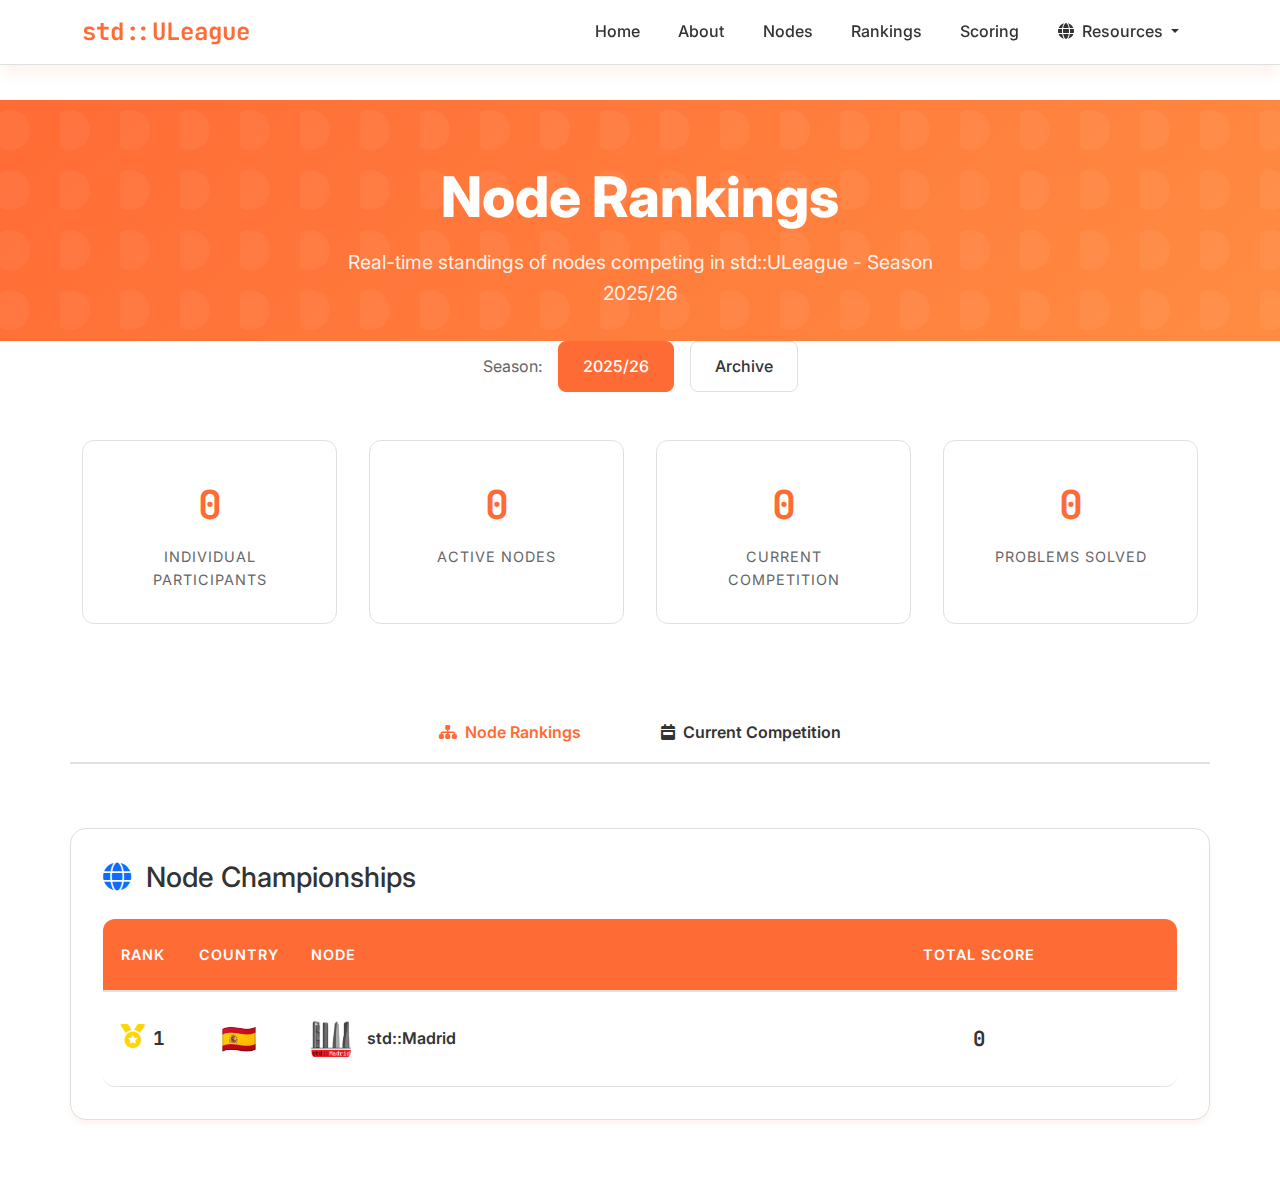
<file: uleague/leaderboard.html>
<!DOCTYPE html>
<html lang="en">
<head>
    <meta charset="UTF-8">
    <meta name="viewport" content="width=device-width, initial-scale=1.0">
    <title>Rankings - std::ULeague</title>
    <link rel="icon" type="image/png" href="../stdLearn/_img/favicon.png">
    
    <!-- Bootstrap CSS -->
    <link href="https://cdn.jsdelivr.net/npm/bootstrap@5.3.3/dist/css/bootstrap.min.css" rel="stylesheet">
    <!-- Google Fonts -->
    <link href="https://fonts.googleapis.com/css2?family=JetBrains+Mono:wght@300;400;500;600;700&family=Inter:wght@300;400;500;600;700;800&display=swap" rel="stylesheet">
    <!-- Font Awesome -->
    <link rel="stylesheet" href="https://cdnjs.cloudflare.com/ajax/libs/font-awesome/6.4.0/css/all.min.css">
    
    <style>
        :root {
            --primary-orange: #ff6b35;
            --secondary-orange: #ff8c42;
            --accent-orange: #ff5722;
            --light-orange: #ffab91;
            --primary-white: #ffffff;
            --off-white: #fafafa;
            --light-gray: #f5f5f5;
            --text-dark: #333333;
            --text-gray: #666666;
            --text-light-gray: #999999;
            --border-light: #e0e0e0;
            --success-green: #4caf50;
            --warning-orange: #ff9800;
            --error-red: #f44336;
            --shadow-light: 0 4px 6px -1px rgba(255, 107, 53, 0.1);
            --shadow-medium: 0 10px 15px -3px rgba(255, 107, 53, 0.1);
            --shadow-heavy: 0 25px 50px -12px rgba(255, 107, 53, 0.15);
        }

        * {
            margin: 0;
            padding: 0;
            box-sizing: border-box;
        }

        body {
            font-family: 'Inter', -apple-system, BlinkMacSystemFont, sans-serif;
            background: var(--primary-white);
            color: var(--text-dark);
            line-height: 1.6;
            overflow-x: hidden;
        }

        /* Custom scrollbar */
        ::-webkit-scrollbar {
            width: 8px;
        }

        ::-webkit-scrollbar-track {
            background: var(--light-gray);
        }

        ::-webkit-scrollbar-thumb {
            background: linear-gradient(45deg, var(--primary-orange), var(--secondary-orange));
            border-radius: 4px;
        }

        /* Navbar */
        .navbar {
            background: rgba(255, 255, 255, 0.95) !important;
            backdrop-filter: blur(20px) !important;
            border-bottom: 1px solid var(--border-light) !important;
            box-shadow: var(--shadow-medium) !important;
        }

        .navbar-brand {
            font-family: 'JetBrains Mono', monospace;
            font-weight: 700;
            font-size: 1.5rem;
            color: var(--primary-orange) !important;
            text-decoration: none;
        }

        .navbar-nav .nav-link {
            color: var(--text-dark) !important;
            font-weight: 500;
            padding: 0.5rem 1rem !important;
            border-radius: 6px;
            transition: all 0.3s ease;
            margin: 0 0.2rem;
        }

        .navbar-nav .nav-link:hover {
            color: var(--primary-orange) !important;
            background: rgba(255, 107, 53, 0.1);
        }

        .dropdown-menu {
            background: var(--primary-white) !important;
            border: 1px solid var(--border-light) !important;
            border-radius: 12px !important;
            box-shadow: var(--shadow-heavy) !important;
            padding: 0.5rem !important;
        }

        .dropdown-item {
            color: var(--text-dark) !important;
            padding: 0.75rem 1rem !important;
            border-radius: 8px !important;
            transition: all 0.3s ease !important;
        }

        .dropdown-item:hover {
            background: rgba(255, 107, 53, 0.1) !important;
            color: var(--primary-orange) !important;
        }

        /* Page Header */
        .page-header {
            background: linear-gradient(135deg, var(--primary-orange) 0%, var(--secondary-orange) 100%);
            padding: 4rem 0 2rem;
            text-align: center;
            position: relative;
            overflow: hidden;
        }

        .page-header::before {
            content: '';
            position: absolute;
            top: 0;
            left: 0;
            right: 0;
            bottom: 0;
            background: url("data:image/svg+xml,%3Csvg width='60' height='60' viewBox='0 0 60 60' xmlns='http://www.w3.org/2000/svg'%3E%3Cg fill='none' fill-rule='evenodd'%3E%3Cg fill='%23ffffff' fill-opacity='0.05'%3E%3Cpath d='M30 30c0-11.046-8.954-20-20-20s-20 8.954-20 20 8.954 20 20 20 20-8.954 20-20z'/%3E%3C/g%3E%3C/g%3E%3C/svg%3E");
        }

        .page-title {
            font-size: 3.5rem;
            font-weight: 800;
            color: var(--primary-white);
            margin-bottom: 1rem;
            position: relative;
            z-index: 2;
        }

        .page-subtitle {
            font-size: 1.2rem;
            color: var(--primary-white);
            opacity: 0.9;
            max-width: 600px;
            margin: 0 auto;
            position: relative;
            z-index: 2;
        }

        /* Main content */
        .main-content {
            padding-top: 100px;
            min-height: 100vh;
        }

        /* Rankings tabs */
        .rankings-tabs {
            padding: 2rem 0;
        }

        .nav-tabs {
            border-bottom: 2px solid var(--border-light);
            justify-content: center;
        }

        .nav-tabs .nav-link {
            background: transparent;
            border: none;
            color: var(--text-dark);
            font-weight: 600;
            padding: 1rem 2rem;
            margin: 0 0.5rem;
            border-radius: 12px 12px 0 0;
            transition: all 0.3s ease;
        }

        .nav-tabs .nav-link:hover {
            color: var(--primary-orange);
            background: rgba(255, 107, 53, 0.1);
            border-color: transparent;
        }

        .nav-tabs .nav-link.active {
            color: var(--primary-orange);
            background: var(--primary-white);
            border-color: var(--border-light) var(--border-light) var(--primary-white);
            border-bottom-color: var(--primary-white);
        }

        /* Rankings table */
        .rankings-section {
            padding: 2rem 0;
        }

        .ranking-card {
            background: var(--primary-white);
            border: 1px solid var(--border-light);
            border-radius: 16px;
            padding: 2rem;
            margin-bottom: 2rem;
            box-shadow: var(--shadow-light);
        }

        .ranking-table {
            width: 100%;
            border-collapse: separate;
            border-spacing: 0;
        }

        .ranking-table th {
            background: var(--primary-orange);
            color: var(--primary-white);
            font-weight: 600;
            padding: 1.5rem 1rem;
            text-align: left;
            border-bottom: 2px solid var(--border-light);
            font-size: 0.9rem;
            text-transform: uppercase;
            letter-spacing: 1px;
        }

        .ranking-table th:first-child {
            border-radius: 12px 0 0 0;
            text-align: center;
            width: 80px;
        }

        .ranking-table th:nth-child(2) {
            text-align: center;
            width: 80px;
        }

        .ranking-table th:last-child {
            border-radius: 0 12px 0 0;
            text-align: center;
        }

        .ranking-table td {
            padding: 1.5rem 1rem;
            border-bottom: 1px solid var(--border-light);
            transition: all 0.3s ease;
            color: var(--text-dark);
        }

        .ranking-table tr:hover td {
            background: rgba(255, 107, 53, 0.05);
        }

        .ranking-table tr:last-child td:first-child {
            border-radius: 0 0 0 12px;
        }

        .ranking-table tr:last-child td:last-child {
            border-radius: 0 0 12px 0;
        }

        .rank-position {
            font-family: 'JetBrains Mono', monospace;
            font-weight: 700;
            font-size: 1.2rem;
            text-align: center;
            min-width: 60px;
        }

        .rank-1 { color: #FFD700; }
        .rank-2 { color: #C0C0C0; }
        .rank-3 { color: #CD7F32; }

        .team-info {
            display: flex;
            align-items: center;
            gap: 1rem;
        }

        .team-avatar {
            width: 50px;
            height: 50px;
            border-radius: 50%;
            background: linear-gradient(135deg, var(--primary-orange), var(--secondary-orange));
            display: flex;
            align-items: center;
            justify-content: center;
            color: var(--primary-white);
            font-weight: 700;
            font-size: 1.2rem;
        }

        .team-details h6 {
            margin: 0;
            color: var(--text-dark);
            font-weight: 600;
        }

        .team-details .team-node {
            font-size: 0.9rem;
            color: var(--text-gray);
            font-family: 'JetBrains Mono', monospace;
        }

        .score {
            font-family: 'JetBrains Mono', monospace;
            font-weight: 700;
            font-size: 1.3rem;
            color: var(--primary-orange);
            text-align: center;
        }

        /* Medal icons */
        .medal-icon {
            display: inline-block;
            margin-right: 0.5rem;
            font-size: 1.5rem;
        }

        .medal-gold { color: #FFD700; }
        .medal-silver { color: #C0C0C0; }
        .medal-bronze { color: #CD7F32; }

        /* Statistics cards */
        .stats-grid {
            display: grid;
            grid-template-columns: repeat(auto-fit, minmax(250px, 1fr));
            gap: 2rem;
            margin: 3rem 0;
        }

        .stat-card {
            background: var(--primary-white);
            border: 1px solid var(--border-light);
            border-radius: 12px;
            padding: 2rem;
            text-align: center;
            transition: all 0.3s ease;
        }

        .stat-card:hover {
            transform: translateY(-4px);
            box-shadow: var(--shadow-medium);
            border-color: var(--primary-orange);
        }

        .stat-number {
            font-size: 2.5rem;
            font-weight: 700;
            color: var(--primary-orange);
            font-family: 'JetBrains Mono', monospace;
            display: block;
        }

        .stat-label {
            color: var(--text-gray);
            font-size: 0.9rem;
            text-transform: uppercase;
            letter-spacing: 1px;
            margin-top: 0.5rem;
        }

        /* Season selector */
        .season-selector {
            display: flex;
            justify-content: center;
            align-items: center;
            gap: 1rem;
            margin-bottom: 2rem;
        }

        .season-selector .text-muted {
            color: var(--text-gray) !important;
        }

        .season-btn {
            background: var(--primary-white);
            border: 1px solid var(--border-light);
            color: var(--text-dark);
            padding: 0.75rem 1.5rem;
            border-radius: 8px;
            text-decoration: none;
            transition: all 0.3s ease;
            font-weight: 500;
        }

        .season-btn:hover {
            background: var(--primary-orange);
            color: var(--primary-white);
            text-decoration: none;
        }

        .season-btn.active {
            background: var(--primary-orange);
            color: var(--primary-white);
            border-color: var(--primary-orange);
        }

        /* Responsive */
        @media (max-width: 768px) {
            .page-title {
                font-size: 2.5rem;
            }

            .nav-tabs .nav-link {
                padding: 0.75rem 1rem;
                margin: 0 0.25rem;
            }

            .ranking-table th,
            .ranking-table td {
                padding: 1rem 0.5rem;
            }

            .team-info {
                flex-direction: column;
                text-align: center;
                gap: 0.5rem;
            }

            .stats-grid {
                grid-template-columns: 1fr;
            }
        }

        /* Loading states */
        .skeleton {
            background: linear-gradient(90deg, var(--border-light) 25%, var(--light-gray) 50%, var(--border-light) 75%);
            background-size: 200% 100%;
            animation: loading 1.5s infinite;
            border-radius: 4px;
        }

        @keyframes loading {
            0% { background-position: 200% 0; }
            100% { background-position: -200% 0; }
        }

        .skeleton-row {
            height: 60px;
            margin-bottom: 1rem;
        }
    </style>
</head>
<body>
    <!-- Navigation -->
    <nav class="navbar navbar-expand-lg fixed-top">
        <div class="container">
            <a class="navbar-brand" href="index.html">std::ULeague</a>
            
            <button class="navbar-toggler" type="button" data-bs-toggle="collapse" data-bs-target="#navbarNav">
                <span class="navbar-toggler-icon"></span>
            </button>
            
            <div class="collapse navbar-collapse" id="navbarNav">
                <ul class="navbar-nav ms-auto">
                    <li class="nav-item"><a class="nav-link" href="index.html">Home</a></li>
                    <li class="nav-item"><a class="nav-link" href="index.html#about">About</a></li>
                    <li class="nav-item"><a class="nav-link" href="nodes.html">Nodes</a></li>
                    <li class="nav-item"><a class="nav-link active" href="leaderboard.html">Rankings</a></li>
                    <li class="nav-item"><a class="nav-link" href="scoring.html">Scoring</a></li>
                    <li class="nav-item dropdown">
                        <a class="nav-link dropdown-toggle" href="#" role="button" data-bs-toggle="dropdown">
                            <i class="fas fa-globe me-1"></i> Resources
                        </a>
                        <ul class="dropdown-menu">
                            <li><a class="dropdown-item" href="../index.html">
                                <i class="fas fa-world me-2"></i>std::World
                            </a></li>
                            <li><a class="dropdown-item" href="../stdLearn/index.html">
                                <i class="fas fa-graduation-cap me-2"></i>std::Learn
                            </a></li>
                            <li><a class="dropdown-item" href="rules.html">
                                <i class="fas fa-book me-2"></i>Competition Rules
                            </a></li>
                        </ul>
                    </li>
                </ul>
            </div>
        </div>
    </nav>

    <div class="main-content">
        <!-- Page Header -->
        <section class="page-header">
            <div class="container">
                <h1 class="page-title">Node Rankings</h1>
                <p class="page-subtitle">
                    Real-time standings of nodes competing in std::ULeague - Season 2025/26
                </p>
            </div>
        </section>

        <!-- Season Selector -->
        <div class="container">
            <div class="season-selector">
                <span class="text-muted">Season:</span>
                <a href="#" class="season-btn active">2025/26</a>
                <a href="#" class="season-btn">Archive</a>
            </div>
        </div>

        <!-- Statistics Overview -->
        <div class="container">
            <div class="stats-grid">
                <div class="stat-card">
                    <span class="stat-number" id="totalParticipants">0</span>
                    <div class="stat-label">Individual Participants</div>
                </div>
                <div class="stat-card">
                    <span class="stat-number" id="totalNodes">0</span>
                    <div class="stat-label">Active Nodes</div>
                </div>
                <div class="stat-card">
                    <span class="stat-number" id="currentJourney">0</span>
                    <div class="stat-label">Current Competition</div>
                </div>
                <div class="stat-card">
                    <span class="stat-number" id="problemsSolved">0</span>
                    <div class="stat-label">Problems Solved</div>
                </div>
            </div>
        </div>

        <!-- Rankings Tabs -->
        <div class="container rankings-tabs">
            <ul class="nav nav-tabs" id="rankingsTabs" role="tablist">
                <li class="nav-item" role="presentation">
                    <button class="nav-link active" id="nodes-tab" data-bs-toggle="tab" data-bs-target="#nodes" type="button" role="tab">
                        <i class="fas fa-sitemap me-2"></i>Node Rankings
                    </button>
                </li>
                <li class="nav-item" role="presentation">
                    <button class="nav-link" id="journey-tab" data-bs-toggle="tab" data-bs-target="#journey" type="button" role="tab">
                        <i class="fas fa-calendar-week me-2"></i>Current Competition
                    </button>
                </li>
            </ul>
        </div>

        <!-- Rankings Content -->
        <div class="container rankings-section">
            <div class="tab-content" id="rankingsTabContent">
                <!-- Node Rankings -->
                <div class="tab-pane fade show active" id="nodes" role="tabpanel">
                    <div class="ranking-card">
                        <h3 class="mb-4">
                            <i class="fas fa-globe text-primary me-2"></i>
                            Node Championships
                        </h3>
                        <div class="table-responsive">
                            <table class="ranking-table">
                                <thead>
                                    <tr>
                                        <th>Rank</th>
                                        <th>Country</th>
                                        <th>Node</th>
                                        <th>Total Score</th>
                                    </tr>
                                </thead>
                                <tbody id="nodesTableBody">
                                    <!-- Nodes will be loaded here -->
                                </tbody>
                            </table>
                        </div>
                    </div>
                </div>

                <!-- Current Competition -->
                <div class="tab-pane fade" id="journey" role="tabpanel">
                    <div class="ranking-card">
                        <h3 class="mb-4">
                            <i class="fas fa-calendar-week text-warning me-2"></i>
                            Current Competition Progress
                        </h3>
                        <div class="text-center" style="padding: 4rem 2rem;">
                            <i class="fas fa-rocket" style="font-size: 4rem; color: var(--primary-orange); margin-bottom: 2rem;"></i>
                            <h2 style="color: var(--primary-orange); margin-bottom: 1rem;">The 25/26 will start soon!</h2>
                            <p style="font-size: 1.2rem; color: var(--text-gray);">Get ready!</p>
                        </div>
                    </div>
                </div>
            </div>
        </div>
    </div>

    <!-- Bootstrap JS -->
    <script src="https://cdn.jsdelivr.net/npm/bootstrap@5.3.3/dist/js/bootstrap.bundle.min.js"></script>
    
    <script>
        // Load nodes data from the actual JSON file
        let nodesData = null;
        
        // Get nodes data directly from nodes.js
        function initializeWithNodes() {
            nodesData = window.stdWorldNodes || {};
            initializeLeaderboard();
        }
        
        // Initialize when DOM is loaded
        document.addEventListener('DOMContentLoaded', function() {
            if (window.stdWorldNodes) {
                initializeWithNodes();
            } else {
                // Wait for nodes.js to load
                window.addEventListener('load', initializeWithNodes);
            }
        });

        // Country flag mapping
        const countryFlags = {
            'Madrid': '🇪🇸',
            'Munich': '🇩🇪', 
            'London': '🇬🇧',
            'Bologna': '🇮🇹',
            'Dhaka': '🇧🇩',
            'Jaipur': '🇮🇳',
            'Pune': '🇮🇳',
            'Mumbai': '🇮🇳',
            'NewDelhi': '🇮🇳',
            'Indore': '🇮🇳',
            'KualaLumpur': '🇲🇾',
            'Tainan': '🇹🇼',
            'Taichen': '🇹🇼',
            'Nepal': '🇳🇵',
            'Montreal': '🇨🇦',
            'Bogota': '🇨🇴',
            'BurkinaFaso': '🇧🇫'
        };

        // Active nodes based on the uleague system - currently only Madrid is active
        const activeNodesConfig = ['Madrid'];

        function getActiveNodes() {
            const activeNodes = [];
            
            if (nodesData) {
                // Extract active nodes from the JSON data
                for (const continent in nodesData) {
                    for (const city in nodesData[continent]) {
                        if (activeNodesConfig.includes(city)) {
                            const nodeData = nodesData[continent][city];
                            activeNodes.push({
                                id: city,
                                name: nodeData.name,
                                logo: nodeData.img,
                                flag: countryFlags[city] || '🌍',
                                totalScore: 0 // All scores start at 0
                            });
                        }
                    }
                }
            } else {
                // Fallback: only Madrid is active
                activeNodes.push({
                    id: 'Madrid',
                    name: 'std::Madrid',
                    logo: 'stdNodes/stdMadrid/stdMadrid.png',
                    flag: '🇪🇸',
                    totalScore: 0
                });
            }
            
            return activeNodes;
        }

        // Sample data for other rankings (keeping existing data for teams and individuals)
        const sampleTeamsData = [
            { rank: 1, name: "Code Crusaders", node: "std::Madrid", problemsSolved: 127, score: 2450 },
            { rank: 2, name: "Algorithm Aces", node: "std::Mumbai", problemsSolved: 119, score: 2380 },
            { rank: 3, name: "Binary Beasts", node: "std::Montreal", problemsSolved: 115, score: 2310 },
            { rank: 4, name: "Recursion Masters", node: "std::Bologna", problemsSolved: 112, score: 2280 },
            { rank: 5, name: "Hash Heroes", node: "std::Madrid", problemsSolved: 108, score: 2250 },
            { rank: 6, name: "Dynamic Programming Dynamos", node: "std::Dhaka", problemsSolved: 105, score: 2220 },
            { rank: 7, name: "Graph Gurus", node: "std::Munich", problemsSolved: 102, score: 2190 },
            { rank: 8, name: "Bit Manipulators", node: "std::Jaipur", problemsSolved: 98, score: 2160 },
            { rank: 9, name: "Stack Overflow", node: "std::UK", problemsSolved: 95, score: 2130 },
            { rank: 10, name: "Greedy Algorithms", node: "std::Pune", problemsSolved: 92, score: 2100 }
        ];

        const sampleIndividualData = [
            { rank: 1, name: "Alex Chen", node: "std::Madrid", problemsSolved: 89, score: 1580 },
            { rank: 2, name: "Priya Sharma", node: "std::Mumbai", problemsSolved: 85, score: 1540 },
            { rank: 3, name: "Marcus Johnson", node: "std::Montreal", problemsSolved: 82, score: 1520 },
            { rank: 4, name: "Elena Rossi", node: "std::Bologna", problemsSolved: 79, score: 1495 },
            { rank: 5, name: "Ahmed Hassan", node: "std::Madrid", problemsSolved: 76, score: 1470 },
            { rank: 6, name: "Fatima Rahman", node: "std::Dhaka", problemsSolved: 74, score: 1445 },
            { rank: 7, name: "Hans Mueller", node: "std::Munich", problemsSolved: 71, score: 1420 },
            { rank: 8, name: "Raj Patel", node: "std::Jaipur", problemsSolved: 69, score: 1395 },
            { rank: 9, name: "Sarah Williams", node: "std::UK", problemsSolved: 66, score: 1370 },
            { rank: 10, name: "Arjun Gupta", node: "std::Pune", problemsSolved: 64, score: 1345 }
        ];

        function getRankClass(rank) {
            if (rank === 1) return 'rank-1';
            if (rank === 2) return 'rank-2';
            if (rank === 3) return 'rank-3';
            return '';
        }

        function getMedalIcon(rank) {
            if (rank === 1) return '<i class="fas fa-medal medal-icon medal-gold"></i>';
            if (rank === 2) return '<i class="fas fa-medal medal-icon medal-silver"></i>';
            if (rank === 3) return '<i class="fas fa-medal medal-icon medal-bronze"></i>';
            return '';
        }

        function getTeamAvatar(name) {
            return name.charAt(0).toUpperCase();
        }

        function loadTeamsRanking() {
            const tbody = document.getElementById('teamsTableBody');
            if (!tbody) return;
            
            tbody.innerHTML = '';

            sampleTeamsData.forEach(team => {
                const row = document.createElement('tr');
                row.innerHTML = `
                    <td class="rank-position ${getRankClass(team.rank)}">
                        ${getMedalIcon(team.rank)}${team.rank}
                    </td>
                    <td>
                        <div class="team-info">
                            <div class="team-avatar">${getTeamAvatar(team.name)}</div>
                            <div class="team-details">
                                <h6>${team.name}</h6>
                            </div>
                        </div>
                    </td>
                    <td>
                        <span class="team-node">${team.node}</span>
                    </td>
                    <td class="text-center">
                        <span class="badge bg-primary">${team.problemsSolved}</span>
                    </td>
                    <td class="score">${team.score.toLocaleString()}</td>
                `;
                tbody.appendChild(row);
            });
        }

        function loadNodesRanking() {
            const tbody = document.getElementById('nodesTableBody');
            if (!tbody) return;
            
            tbody.innerHTML = '';

            // Get active nodes from JSON data
            const activeNodes = getActiveNodes();

            activeNodes.forEach((node, index) => {
                const row = document.createElement('tr');
                const rank = index + 1;
                
                // Node logo or fallback icon
                const nodeLogo = node.logo && !node.logo.includes('coming-soon.svg') ? 
                    `<img src="../${node.logo}" alt="${node.name}" style="width: 40px; height: 40px; object-fit: contain; border-radius: 8px;">` :
                    `<i class="fas fa-globe" style="font-size: 1.5rem;"></i>`;
                
                row.innerHTML = `
                    <td class="rank-position ${getRankClass(rank)}">
                        ${getMedalIcon(rank)}${rank}
                    </td>
                    <td class="text-center">
                        <span style="font-size: 1.8rem;">${node.flag}</span>
                    </td>
                    <td>
                        <div class="team-info">
                            <div class="team-avatar" style="background: transparent; color: var(--primary-orange); width: 40px; height: 40px;">
                                ${nodeLogo}
                            </div>
                            <div class="team-details">
                                <h6>${node.name}</h6>
                            </div>
                        </div>
                    </td>
                    <td class="score">${node.totalScore.toLocaleString()}</td>
                `;
                tbody.appendChild(row);
            });
        }

        function loadIndividualRanking() {
            const tbody = document.getElementById('individualTableBody');
            if (!tbody) return;
            
            tbody.innerHTML = '';

            sampleIndividualData.forEach(individual => {
                const row = document.createElement('tr');
                row.innerHTML = `
                    <td class="rank-position ${getRankClass(individual.rank)}">
                        ${getMedalIcon(individual.rank)}${individual.rank}
                    </td>
                    <td>
                        <div class="team-info">
                            <div class="team-avatar">${getTeamAvatar(individual.name)}</div>
                            <div class="team-details">
                                <h6>${individual.name}</h6>
                            </div>
                        </div>
                    </td>
                    <td>
                        <span class="team-node">${individual.node}</span>
                    </td>
                    <td class="text-center">
                        <span class="badge bg-primary">${individual.problemsSolved}</span>
                    </td>
                    <td class="score">${individual.score.toLocaleString()}</td>
                    <td class="text-center">
                        <span class="badge bg-success">+${Math.round(individual.score * 0.1)}</span>
                    </td>
                `;
                tbody.appendChild(row);
            });
        }

        function updateStatistics() {
            // Calculate statistics from active nodes only
            const activeNodes = getActiveNodes();
            const totalParticipants = 0; // No participants yet
            const totalNodes = activeNodes.length;
            const totalProblems = 0; // No problems solved yet
            const currentCompetition = 1; // Starting from competition 1

            // Animate counters
            animateCounter('totalParticipants', totalParticipants);
            animateCounter('totalNodes', totalNodes);
            animateCounter('currentJourney', currentCompetition);
            animateCounter('problemsSolved', totalProblems);
        }

        function initializeLeaderboard() {
            loadTeamsRanking();
            loadNodesRanking();
            updateStatistics();
        }

        function animateCounter(id, target) {
            const element = document.getElementById(id);
            if (!element) return;
            
            const duration = 2000;
            const steps = 60;
            const stepSize = target / steps;
            let current = 0;

            const timer = setInterval(() => {
                current += stepSize;
                if (current >= target) {
                    current = target;
                    clearInterval(timer);
                }
                element.textContent = Math.floor(current).toLocaleString();
            }, duration / steps);
        }

        // Initialize page
        document.addEventListener('DOMContentLoaded', function() {
            // Will be called after nodes data is loaded or immediately if loading fails
        });

        // Refresh data functionality (for future API integration)
        function refreshRankings() {
            console.log('Refreshing rankings data...');
            // In a real application, this would fetch fresh data from the API
            loadTeamsRanking();
            loadNodesRanking();
            updateStatistics();
        }

        // Auto-refresh every 5 minutes
        setInterval(refreshRankings, 5 * 60 * 1000);
    </script>
    
    <!-- Load nodes data -->
    <script src="../nodes.js"></script>
</body>
</html>
</file>
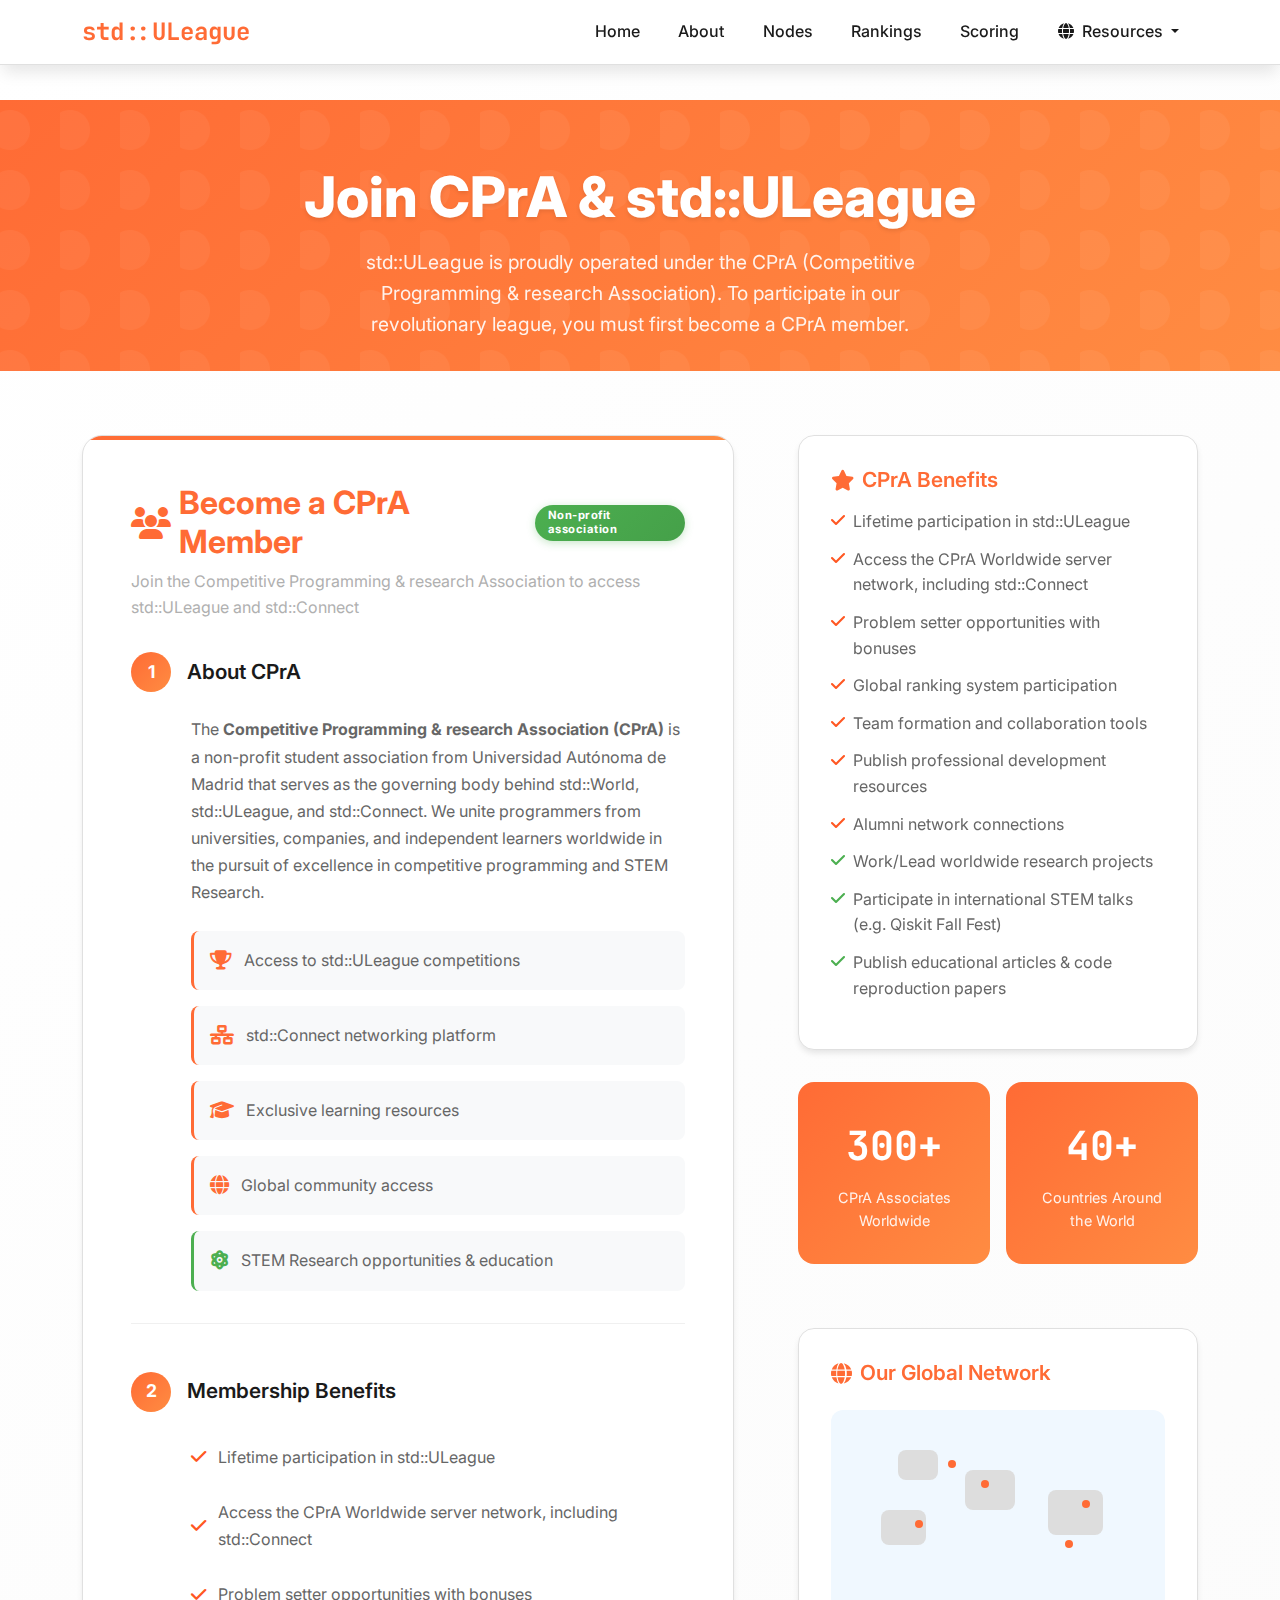
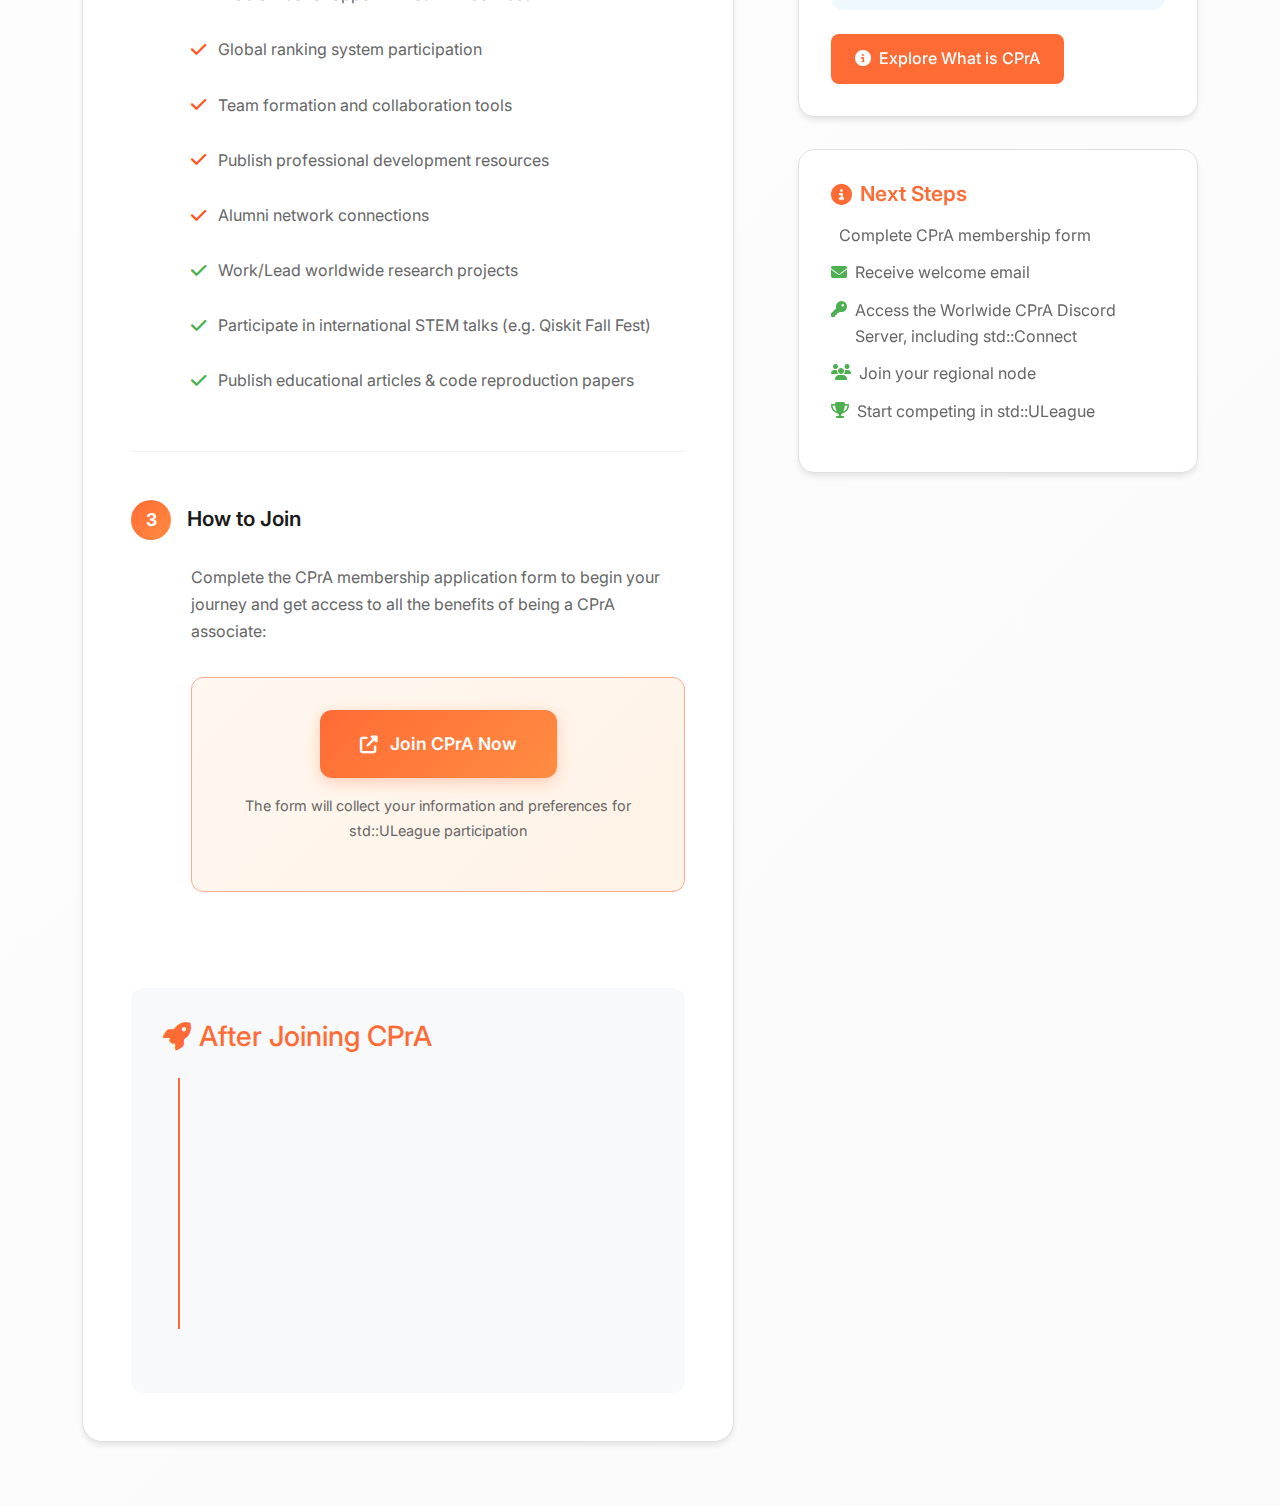
<file: uleague/register.html>
<!DOCTYPE html>
<html lang="en">
<head>
    <meta charset="UTF-8">
    <meta name="viewport" content="width=device-width, initial-scale=1.0">
    <title>Join std::ULeague - Register Now</title>
    <link rel="icon" type="image/png" href="../stdLearn/_img/favicon.png">
    
    <!-- Bootstrap CSS -->
    <link href="https://cdn.jsdelivr.net/npm/bootstrap@5.3.3/dist/css/bootstrap.min.css" rel="stylesheet">
    <!-- Google Fonts -->
    <link href="https://fonts.googleapis.com/css2?family=JetBrains+Mono:wght@300;400;500;600;700&family=Inter:wght@300;400;500;600;700;800&display=swap" rel="stylesheet">
    <!-- Font Awesome -->
    <link rel="stylesheet" href="https://cdnjs.cloudflare.com/ajax/libs/font-awesome/6.4.0/css/all.min.css">
    
    <style>
        :root {
            --primary-orange: #ff6b35;
            --secondary-orange: #ff8c42;
            --accent-orange: #ff5722;
            --light-orange: #ffab91;
            --primary-white: #ffffff;
            --off-white: #fafafa;
            --light-gray: #f5f5f5;
            --dark-bg: #1a1a1a;
            --darker-bg: #0d0d0d;
            --card-bg: #2d2d2d;
            --text-primary: #ffffff;
            --text-secondary: #e0e0e0;
            --text-muted: #b0b0b0;
            --border-color: #404040;
            --success-green: #4caf50;
            --warning-orange: #ff9800;
            --error-red: #f44336;
            --shadow-light: 0 4px 6px -1px rgba(0, 0, 0, 0.1);
            --shadow-medium: 0 10px 15px -3px rgba(0, 0, 0, 0.1);
            --shadow-heavy: 0 25px 50px -12px rgba(0, 0, 0, 0.25);
        }

        * {
            margin: 0;
            padding: 0;
            box-sizing: border-box;
        }

        body {
            font-family: 'Inter', -apple-system, BlinkMacSystemFont, sans-serif;
            background: linear-gradient(135deg, var(--primary-white) 0%, var(--off-white) 100%);
            color: var(--dark-bg);
            line-height: 1.6;
            overflow-x: hidden;
        }

        /* Custom scrollbar */
        ::-webkit-scrollbar {
            width: 8px;
        }

        ::-webkit-scrollbar-track {
            background: var(--light-gray);
        }

        ::-webkit-scrollbar-thumb {
            background: linear-gradient(45deg, var(--primary-orange), var(--secondary-orange));
            border-radius: 4px;
        }

        /* Navbar */
        .navbar {
            background: rgba(255, 255, 255, 0.95) !important;
            backdrop-filter: blur(20px) !important;
            border-bottom: 1px solid #e0e0e0 !important;
            box-shadow: var(--shadow-medium) !important;
        }

        .navbar-brand {
            font-family: 'JetBrains Mono', monospace;
            font-weight: 700;
            font-size: 1.5rem;
            color: var(--primary-orange) !important;
            text-decoration: none;
        }

        .navbar-nav .nav-link {
            color: var(--dark-bg) !important;
            font-weight: 500;
            padding: 0.5rem 1rem !important;
            border-radius: 6px;
            transition: all 0.3s ease;
            margin: 0 0.2rem;
        }

        .navbar-nav .nav-link:hover {
            color: var(--primary-orange) !important;
            background: rgba(255, 107, 53, 0.1);
        }

        .dropdown-menu {
            background: var(--primary-white) !important;
            border: 1px solid #e0e0e0 !important;
            border-radius: 12px !important;
            box-shadow: var(--shadow-heavy) !important;
            padding: 0.5rem !important;
        }

        .dropdown-item {
            color: var(--dark-bg) !important;
            padding: 0.75rem 1rem !important;
            border-radius: 8px !important;
            transition: all 0.3s ease !important;
        }

        .dropdown-item:hover {
            background: rgba(255, 107, 53, 0.1) !important;
            color: var(--primary-orange) !important;
        }

        /* Main content */
        .main-content {
            padding-top: 100px;
            min-height: 100vh;
        }

        .page-header {
            background: linear-gradient(135deg, var(--primary-orange) 0%, var(--secondary-orange) 100%);
            padding: 4rem 0 2rem;
            text-align: center;
            position: relative;
            overflow: hidden;
            color: var(--primary-white);
        }

        .page-header::before {
            content: '';
            position: absolute;
            top: 0;
            left: 0;
            right: 0;
            bottom: 0;
            background: url("data:image/svg+xml,%3Csvg width='60' height='60' viewBox='0 0 60 60' xmlns='http://www.w3.org/2000/svg'%3E%3Cg fill='none' fill-rule='evenodd'%3E%3Cg fill='%23ffffff' fill-opacity='0.05'%3E%3Cpath d='M30 30c0-11.046-8.954-20-20-20s-20 8.954-20 20 8.954 20 20 20 20-8.954 20-20z'/%3E%3C/g%3E%3C/g%3E%3C/svg%3E");
        }

        .page-title {
            font-size: 3.5rem;
            font-weight: 800;
            color: var(--primary-white);
            margin-bottom: 1rem;
            position: relative;
            z-index: 2;
            text-shadow: 0 2px 4px rgba(0, 0, 0, 0.1);
        }

        .page-subtitle {
            font-size: 1.2rem;
            color: rgba(255, 255, 255, 0.9);
            max-width: 600px;
            margin: 0 auto;
            position: relative;
            z-index: 2;
        }

        /* Registration section */
        .registration-section {
            padding: 4rem 0;
        }

        .registration-container {
            max-width: 1200px;
            margin: 0 auto;
            display: grid;
            grid-template-columns: 1fr 400px;
            gap: 4rem;
            align-items: start;
        }

        .registration-form {
            background: var(--primary-white);
            border: 1px solid #e0e0e0;
            border-radius: 20px;
            padding: 3rem;
            box-shadow: var(--shadow-light);
            position: relative;
            overflow: hidden;
        }

        .registration-form::before {
            content: '';
            position: absolute;
            top: 0;
            left: 0;
            right: 0;
            height: 4px;
            background: linear-gradient(90deg, var(--primary-orange), var(--secondary-orange));
        }

        .form-title {
            color: var(--primary-orange);
            font-size: 2rem;
            font-weight: 700;
            margin-bottom: 0.5rem;
            display: flex;
            align-items: center;
            gap: 0.5rem;
        }

        .form-subtitle {
            color: var(--text-muted);
            margin-bottom: 2rem;
        }

        .form-step {
            margin-bottom: 2rem;
        }

        .step-header {
            display: flex;
            align-items: center;
            gap: 1rem;
            margin-bottom: 1.5rem;
        }

        .step-number {
            width: 40px;
            height: 40px;
            background: linear-gradient(135deg, var(--primary-orange), var(--secondary-orange));
            color: var(--primary-white);
            border-radius: 50%;
            display: flex;
            align-items: center;
            justify-content: center;
            font-weight: 700;
            font-size: 1.1rem;
        }

        .step-title {
            color: var(--dark-bg);
            font-size: 1.3rem;
            font-weight: 600;
            margin: 0;
        }

        /* CPrA specific styles */
        .cpra-info {
            margin-bottom: 2rem;
        }

        .info-step {
            margin-bottom: 3rem;
            padding-bottom: 2rem;
            border-bottom: 1px solid #f0f0f0;
        }

        .info-step:last-child {
            border-bottom: none;
            margin-bottom: 2rem;
        }

        .step-content {
            margin-left: 60px;
            color: #666;
            line-height: 1.7;
        }

        .benefits-grid {
            display: grid;
            grid-template-columns: repeat(auto-fit, minmax(250px, 1fr));
            gap: 1rem;
            margin-top: 1.5rem;
        }

        .benefit-item {
            display: flex;
            align-items: center;
            gap: 0.75rem;
            padding: 1rem;
            background: #f8f9fa;
            border-radius: 8px;
            border-left: 3px solid var(--primary-orange);
        }

        .benefit-item i {
            color: var(--primary-orange);
            font-size: 1.2rem;
        }

        .benefits-list {
            list-style: none;
            padding: 0;
            margin-top: 1rem;
        }

        .benefits-list li {
            display: flex;
            align-items: center;
            gap: 0.75rem;
            margin-bottom: 0.75rem;
            padding: 0.5rem 0;
        }

        .benefits-list i {
            color: var(--success-green);
            font-size: 1.1rem;
        }

        .cta-container {
            text-align: center;
            margin: 2rem 0;
            padding: 2rem;
            background: linear-gradient(135deg, #fff8f0, #fff2e6);
            border-radius: 12px;
            border: 1px solid var(--light-orange);
        }

        .cta-button {
            display: inline-flex;
            align-items: center;
            gap: 0.75rem;
            background: linear-gradient(135deg, var(--primary-orange), var(--secondary-orange));
            color: var(--primary-white);
            padding: 1.2rem 2.5rem;
            border-radius: 12px;
            text-decoration: none;
            font-weight: 600;
            font-size: 1.1rem;
            transition: all 0.3s ease;
            box-shadow: 0 4px 15px rgba(255, 107, 53, 0.3);
        }

        .cta-button:hover {
            transform: translateY(-2px);
            box-shadow: 0 8px 25px rgba(255, 107, 53, 0.4);
            color: var(--primary-white);
            text-decoration: none;
        }

        .cta-note {
            margin-top: 1rem;
            font-size: 0.9rem;
            color: #666;
        }

        .after-membership {
            background: #f8f9fa;
            padding: 2rem;
            border-radius: 12px;
            margin-top: 2rem;
        }

        .after-membership h3 {
            color: var(--primary-orange);
            margin-bottom: 1.5rem;
            display: flex;
            align-items: center;
            gap: 0.5rem;
        }

        .timeline {
            position: relative;
            padding-left: 2rem;
        }

        .timeline::before {
            content: '';
            position: absolute;
            left: 15px;
            top: 0;
            bottom: 0;
            width: 2px;
            background: var(--primary-orange);
        }

        .timeline-item {
            position: relative;
            margin-bottom: 2rem;
        }

        .timeline-dot {
            position: absolute;
            left: -2rem;
            top: 0;
            width: 12px;
            height: 12px;
            background: var(--primary-orange);
            border-radius: 50%;
            border: 3px solid var(--primary-white);
        }

        .timeline-content h4 {
            color: var(--dark-bg);
            font-weight: 600;
            margin-bottom: 0.5rem;
        }

        .timeline-content p {
            color: #666;
            margin: 0;
        }

        .form-group {
            margin-bottom: 1.5rem;
        }

        .form-label {
            color: var(--text-primary);
            font-weight: 600;
            margin-bottom: 0.5rem;
            display: block;
        }

        .form-input, .form-select, .form-textarea {
            width: 100%;
            padding: 1rem;
            background: var(--darker-bg);
            border: 1px solid var(--border-color);
            border-radius: 8px;
            color: var(--text-primary);
            font-size: 1rem;
            transition: all 0.3s ease;
        }

        .form-input:focus, .form-select:focus, .form-textarea:focus {
            outline: none;
            border-color: var(--primary-gold);
            box-shadow: 0 0 0 3px rgba(255, 213, 79, 0.1);
        }

        .form-textarea {
            min-height: 120px;
            resize: vertical;
        }

        .form-row {
            display: grid;
            grid-template-columns: 1fr 1fr;
            gap: 1rem;
        }

        .checkbox-group {
            display: flex;
            align-items: flex-start;
            gap: 1rem;
            margin: 1.5rem 0;
        }

        .form-checkbox {
            width: 20px;
            height: 20px;
            accent-color: var(--primary-gold);
        }

        .checkbox-label {
            color: var(--text-secondary);
            font-size: 0.9rem;
            line-height: 1.6;
        }

        .submit-btn {
            background: linear-gradient(135deg, var(--primary-gold), var(--secondary-gold));
            border: none;
            color: var(--dark-bg);
            padding: 1.2rem 3rem;
            border-radius: 12px;
            font-weight: 600;
            font-size: 1.1rem;
            cursor: pointer;
            transition: all 0.3s ease;
            width: 100%;
            margin-top: 1rem;
        }

        .submit-btn:hover {
            transform: translateY(-2px);
            box-shadow: 0 10px 25px rgba(255, 213, 79, 0.3);
        }

        .submit-btn:disabled {
            opacity: 0.6;
            cursor: not-allowed;
            transform: none;
        }

        /* Info sidebar */
        .info-sidebar {
            position: sticky;
            top: 120px;
        }

        .info-card {
            background: var(--primary-white);
            border: 1px solid #e0e0e0;
            border-radius: 16px;
            padding: 2rem;
            margin-bottom: 2rem;
            box-shadow: var(--shadow-light);
        }

        .info-card h3 {
            color: var(--primary-orange);
            font-size: 1.3rem;
            font-weight: 600;
            margin-bottom: 1rem;
            display: flex;
            align-items: center;
            gap: 0.5rem;
        }

        .info-list {
            list-style: none;
            padding: 0;
        }

        .info-list li {
            color: #666;
            margin-bottom: 0.75rem;
            display: flex;
            align-items: flex-start;
            gap: 0.5rem;
        }

        .info-list li i {
            color: var(--success-green);
            margin-top: 0.2rem;
        }

        .stats-card {
            background: linear-gradient(135deg, var(--primary-orange), var(--secondary-orange));
            border-radius: 16px;
            padding: 2rem;
            text-align: center;
            color: white;
            margin-bottom: 2rem;
        }

        .stats-container {
            display: grid;
            grid-template-columns: 1fr 1fr;
            gap: 1rem;
            margin-bottom: 2rem;
        }

        .stats-number {
            font-size: 2.5rem;
            font-weight: 700;
            font-family: 'JetBrains Mono', monospace;
            display: block;
            margin-bottom: 0.5rem;
        }

        .stats-label {
            font-size: 0.9rem;
            opacity: 0.9;
        }

        /* Success message */
        .success-message {
            display: none;
            background: var(--card-bg);
            border: 2px solid var(--success-green);
            border-radius: 16px;
            padding: 3rem;
            text-align: center;
            margin-top: 2rem;
        }

        .success-icon {
            width: 80px;
            height: 80px;
            background: var(--success-green);
            border-radius: 50%;
            display: flex;
            align-items: center;
            justify-content: center;
            margin: 0 auto 2rem;
            font-size: 2rem;
            color: white;
        }

        /* Responsive */
        @media (max-width: 992px) {
            .registration-container {
                grid-template-columns: 1fr;
                gap: 2rem;
            }

            .info-sidebar {
                position: static;
                order: -1;
            }

            .page-title {
                font-size: 2.5rem;
            }

            .registration-form {
                padding: 2rem;
            }

            .form-row {
                grid-template-columns: 1fr;
            }
        }

        /* Loading states */
        .loading {
            position: relative;
            pointer-events: none;
        }

        .loading::after {
            content: '';
            position: absolute;
            top: 50%;
            left: 50%;
            width: 20px;
            height: 20px;
            margin: -10px 0 0 -10px;
            border: 2px solid transparent;
            border-top: 2px solid var(--dark-bg);
            border-radius: 50%;
            animation: spin 1s linear infinite;
        }

        @keyframes spin {
            0% { transform: rotate(0deg); }
            100% { transform: rotate(360deg); }
        }

        @keyframes pulse {
            0% { transform: scale(1); opacity: 1; }
            50% { transform: scale(1.2); opacity: 0.7; }
            100% { transform: scale(1); opacity: 1; }
        }

        .explore-btn:hover {
            background: var(--secondary-orange) !important;
            transform: translateY(-2px);
            box-shadow: 0 4px 12px rgba(255, 107, 53, 0.3);
            color: white !important;
            text-decoration: none !important;
        }
    </style>
</head>
<body>
    <!-- Navigation -->
    <nav class="navbar navbar-expand-lg fixed-top">
        <div class="container">
            <a class="navbar-brand" href="index.html">std::ULeague</a>
            
            <button class="navbar-toggler" type="button" data-bs-toggle="collapse" data-bs-target="#navbarNav">
                <span class="navbar-toggler-icon"></span>
            </button>
            
            <div class="collapse navbar-collapse" id="navbarNav">
                <ul class="navbar-nav ms-auto">
                    <li class="nav-item"><a class="nav-link" href="index.html">Home</a></li>
                    <li class="nav-item"><a class="nav-link" href="index.html#about">About</a></li>
                    <li class="nav-item"><a class="nav-link" href="nodes.html">Nodes</a></li>
                    <li class="nav-item"><a class="nav-link" href="leaderboard.html">Rankings</a></li>
                    <li class="nav-item"><a class="nav-link" href="scoring.html">Scoring</a></li>
                    <li class="nav-item dropdown">
                        <a class="nav-link dropdown-toggle" href="#" role="button" data-bs-toggle="dropdown">
                            <i class="fas fa-globe me-1"></i> Resources
                        </a>
                        <ul class="dropdown-menu">
                            <li><a class="dropdown-item" href="../index.html">
                                <i class="fas fa-world me-2"></i>std::World
                            </a></li>
                            <li><a class="dropdown-item" href="../stdLearn/index.html">
                                <i class="fas fa-graduation-cap me-2"></i>std::Learn
                            </a></li>
                            <li><a class="dropdown-item" href="rules.html">
                                <i class="fas fa-book me-2"></i>Competition Rules
                            </a></li>
                        </ul>
                    </li>
                </ul>
            </div>
        </div>
    </nav>

    <div class="main-content">
        <!-- Page Header -->
        <section class="page-header">
            <div class="container">
                <h1 class="page-title">Join CPrA & std::ULeague</h1>
                <p class="page-subtitle">
                    std::ULeague is proudly operated under the CPrA (Competitive Programming & research Association). 
                    To participate in our revolutionary league, you must first become a CPrA member.
                </p>
            </div>
        </section>

        <!-- Registration Section -->
        <section class="registration-section">
            <div class="container">
                <div class="registration-container">
                    <!-- CPrA Information -->
                    <div class="registration-form">
                        <h2 class="form-title">
                            <i class="fas fa-users"></i>
                            Become a CPrA Member
                            <span style="background: linear-gradient(135deg, var(--success-green), #45a049); color: white; padding: 0.3rem 0.8rem; border-radius: 20px; font-size: 0.7rem; font-weight: 700; margin-left: 1rem; letter-spacing: 0.5px; box-shadow: 0 2px 8px rgba(76, 175, 80, 0.3);">Non-profit association</span>
                        </h2>
                        <p class="form-subtitle">
                            Join the Competitive Programming & research Association to access std::ULeague and std::Connect
                        </p>

                        <!-- CPrA Information Steps -->
                        <div class="cpra-info">
                            <div class="info-step">
                                <div class="step-header">
                                    <div class="step-number">1</div>
                                    <h3 class="step-title">About CPrA</h3>
                                </div>
                                <div class="step-content">
                                    <p>The <strong>Competitive Programming & research Association (CPrA)</strong> is a non-profit student association from Universidad Autónoma de Madrid that serves as the governing body behind std::World, 
                                    std::ULeague, and std::Connect. We unite programmers from universities, companies, and independent learners 
                                    worldwide in the pursuit of excellence in competitive programming and STEM Research.</p>
                                                                    
                                    
                                    <div class="benefits-grid">
                                        <div class="benefit-item">
                                            <i class="fas fa-trophy"></i>
                                            <span>Access to std::ULeague competitions</span>
                                        </div>
                                        <div class="benefit-item">
                                            <i class="fas fa-network-wired"></i>
                                            <span>std::Connect networking platform</span>
                                        </div>
                                        <div class="benefit-item">
                                            <i class="fas fa-graduation-cap"></i>
                                            <span>Exclusive learning resources</span>
                                        </div>
                                        <div class="benefit-item">
                                            <i class="fas fa-globe"></i>
                                            <span>Global community access</span>
                                        </div>
                                        <div class="benefit-item" style="border-left-color: var(--success-green);">
                                            <i class="fas fa-atom" style="color: var(--success-green);"></i>
                                            <span>STEM Research opportunities & education</span>
                                        </div>
                                    </div>
                                </div>
                            </div>

                            <div class="info-step">
                                <div class="step-header">
                                    <div class="step-number">2</div>
                                    <h3 class="step-title">Membership Benefits</h3>
                                </div>
                                <div class="step-content">
                                    <ul class="benefits-list">
                                        <li><i class="fas fa-check" style="color: var(--accent-orange);"></i>Lifetime participation in std::ULeague</li>
                                        <li><i class="fas fa-check" style="color: var(--accent-orange);"></i>Access the CPrA Worldwide server network, including std::Connect</li>
                                        <li><i class="fas fa-check" style="color: var(--accent-orange);"></i>Problem setter opportunities with bonuses</li>
                                        <li><i class="fas fa-check" style="color: var(--accent-orange);"></i>Global ranking system participation</li>
                                        <li><i class="fas fa-check" style="color: var(--accent-orange);"></i>Team formation and collaboration tools</li>
                                        <li><i class="fas fa-check" style="color: var(--accent-orange);"></i>Publish professional development resources</li>
                                        <li><i class="fas fa-check" style="color: var(--accent-orange);"></i>Alumni network connections</li>
                                        <li><i class="fas fa-check" style="color: var(--success-green);"></i>Work/Lead worldwide research projects</li>
                                        <li><i class="fas fa-check" style="color: var(--success-green);"></i>Participate in international STEM talks (e.g. Qiskit Fall Fest)</li>
                                        <li><i class="fas fa-check" style="color: var(--success-green);"></i>Publish educational articles & code reproduction papers</li>
                                    </ul>
                                </div>
                            </div>

                            <div class="info-step">
                                <div class="step-header">
                                    <div class="step-number">3</div>
                                    <h3 class="step-title">How to Join</h3>
                                </div>
                                <div class="step-content">
                                    <p>Complete the CPrA membership application form to begin your journey and get access to all the benefits of being a CPrA associate:</p>
                                    
                                    <div class="cta-container">
                                        <a href="https://forms.gle/w9EqnunwYmvpSKFm7" target="_blank" class="cta-button">
                                            <i class="fas fa-external-link-alt"></i>
                                            Join CPrA Now
                                        </a>
                                        <p class="cta-note">
                                            The form will collect your information and preferences for std::ULeague participation
                                        </p>
                                    </div>
                                </div>
                            </div>
                        </div>

                        <!-- After Membership -->
                        <div class="after-membership">
                            <h3><i class="fas fa-rocket"></i> After Joining CPrA</h3>
                            <div class="timeline">
                                <div class="timeline-item">
                                    <div class="timeline-dot"></div>
                                    <div class="timeline-content">
                                        <h4>Immediate Access</h4>
                                        <p>Get instant access to std::Connect platform</p>
                                    </div>
                                </div>
                                <div class="timeline-item">
                                    <div class="timeline-dot"></div>
                                    <div class="timeline-content">
                                        <h4>Node Assignment</h4>
                                        <p>Be assigned to your regional std::ULeague node</p>
                                    </div>
                                </div>
                                <div class="timeline-item">
                                    <div class="timeline-dot"></div>
                                    <div class="timeline-content">
                                        <h4>First Competition</h4>
                                        <p>Receive invitation to your first league competition</p>
                                    </div>
                                </div>
                            </div>
                        </div>
                    </div>

                    <!-- Info Sidebar -->
                    <div class="info-sidebar">
                        <div class="info-card">
                            <h3><i class="fas fa-star"></i>CPrA Benefits</h3>
                            <ul class="info-list">
                                <li><i class="fas fa-check" style="color: var(--accent-orange);"></i>Lifetime participation in std::ULeague</li>
                                <li><i class="fas fa-check" style="color: var(--accent-orange);"></i>Access the CPrA Worldwide server network, including std::Connect</li>
                                <li><i class="fas fa-check" style="color: var(--accent-orange);"></i>Problem setter opportunities with bonuses</li>
                                <li><i class="fas fa-check" style="color: var(--accent-orange);"></i>Global ranking system participation</li>
                                <li><i class="fas fa-check" style="color: var(--accent-orange);"></i>Team formation and collaboration tools</li>
                                <li><i class="fas fa-check" style="color: var(--accent-orange);"></i>Publish professional development resources</li>
                                <li><i class="fas fa-check" style="color: var(--accent-orange);"></i>Alumni network connections</li>
                                <li><i class="fas fa-check" style="color: var(--success-green);"></i>Work/Lead worldwide research projects</li>
                                <li><i class="fas fa-check" style="color: var(--success-green);"></i>Participate in international STEM talks (e.g. Qiskit Fall Fest)</li>
                                <li><i class="fas fa-check" style="color: var(--success-green);"></i>Publish educational articles & code reproduction papers</li>
                            </ul>
                        </div>

                        <div class="stats-container">
                            <div class="stats-card">
                                <span class="stats-number">300+</span>
                                <div class="stats-label">CPrA Associates Worldwide</div>
                            </div>

                            <div class="stats-card">
                                <span class="stats-number">40+</span>
                                <div class="stats-label">Countries Around the World</div>
                            </div>
                        </div>

                        <div class="info-card">
                            <h3><i class="fas fa-globe"></i>Our Global Network</h3>
                            
                            <!-- Simple World Map Representation -->
                            <div class="world-map-container" style="text-align: center; margin: 1.5rem 0;">
                                <div class="world-map" style="position: relative; width: 100%; height: 200px; background: #f0f8ff; border-radius: 12px; overflow: hidden;">
                                    <!-- Simplified continents representation -->
                                    <div style="position: absolute; top: 40px; left: 20%; width: 40px; height: 30px; background: #ddd; border-radius: 8px;"></div>
                                    <div style="position: absolute; top: 60px; left: 40%; width: 50px; height: 40px; background: #ddd; border-radius: 8px;"></div>
                                    <div style="position: absolute; top: 100px; left: 15%; width: 45px; height: 35px; background: #ddd; border-radius: 8px;"></div>
                                    <div style="position: absolute; top: 80px; left: 65%; width: 55px; height: 45px; background: #ddd; border-radius: 8px;"></div>
                                    
                                    <!-- Node points -->
                                    <div class="node-point" style="position: absolute; top: 50px; left: 35%; width: 8px; height: 8px; background: var(--primary-orange); border-radius: 50%; animation: pulse 2s infinite;"></div>
                                    <div class="node-point" style="position: absolute; top: 70px; left: 45%; width: 8px; height: 8px; background: var(--primary-orange); border-radius: 50%; animation: pulse 2s infinite;"></div>
                                    <div class="node-point" style="position: absolute; top: 90px; left: 75%; width: 8px; height: 8px; background: var(--primary-orange); border-radius: 50%; animation: pulse 2s infinite;"></div>
                                    <div class="node-point" style="position: absolute; top: 110px; left: 25%; width: 8px; height: 8px; background: var(--primary-orange); border-radius: 50%; animation: pulse 2s infinite;"></div>
                                    <div class="node-point" style="position: absolute; top: 130px; left: 70%; width: 8px; height: 8px; background: var(--primary-orange); border-radius: 50%; animation: pulse 2s infinite;"></div>
                                </div>
                            </div>
                            
                            <a href="https://uam-cpra.github.io/" target="_blank" class="explore-btn" style="display: inline-block; background: var(--primary-orange); color: white; padding: 0.75rem 1.5rem; border-radius: 8px; text-decoration: none; font-weight: 500; transition: all 0.3s ease;">
                                <i class="fas fa-info-circle me-2"></i>Explore What is CPrA
                            </a>
                        </div>

                        <div class="info-card">
                            <h3><i class="fas fa-info-circle"></i>Next Steps</h3>
                            <ul class="info-list">
                                <li><i class="fas fa-form"></i>Complete CPrA membership form</li>
                                <li><i class="fas fa-envelope"></i>Receive welcome email</li>
                                <li><i class="fas fa-key"></i>Access the Worlwide CPrA Discord Server, including std::Connect</li>
                                <li><i class="fas fa-users"></i>Join your regional node</li>
                                <li><i class="fas fa-trophy"></i>Start competing in std::ULeague</li>
                            </ul>
                        </div>
                    </div>
                </div>
            </div>
        </section>
    </div>

    <!-- Bootstrap JS -->
    <script src="https://cdn.jsdelivr.net/npm/bootstrap@5.3.3/dist/js/bootstrap.bundle.min.js"></script>
    
    <script>
        document.addEventListener('DOMContentLoaded', function() {
            // Add smooth scrolling for internal links
            document.querySelectorAll('a[href^="#"]').forEach(anchor => {
                anchor.addEventListener('click', function (e) {
                    e.preventDefault();
                    const target = document.querySelector(this.getAttribute('href'));
                    if (target) {
                        target.scrollIntoView({
                            behavior: 'smooth',
                            block: 'start'
                        });
                    }
                });
            });

            // Add hover effects to benefit items
            document.querySelectorAll('.benefit-item').forEach(item => {
                item.addEventListener('mouseenter', function() {
                    this.style.transform = 'translateY(-2px)';
                    this.style.boxShadow = '0 4px 12px rgba(0, 0, 0, 0.1)';
                });

                item.addEventListener('mouseleave', function() {
                    this.style.transform = 'translateY(0)';
                    this.style.boxShadow = 'none';
                });
            });

            // Add click tracking for the CPrA form button
            document.querySelector('.cta-button').addEventListener('click', function() {
                // Track the click event (for analytics)
                console.log('CPrA membership form clicked');
                
                // Optional: Show a loading state or confirmation
                this.style.transform = 'scale(0.95)';
                setTimeout(() => {
                    this.style.transform = 'scale(1)';
                }, 150);
            });

            // Animate timeline items on scroll
            const observerOptions = {
                threshold: 0.1,
                rootMargin: '0px 0px -50px 0px'
            };

            const observer = new IntersectionObserver((entries) => {
                entries.forEach(entry => {
                    if (entry.isIntersecting) {
                        entry.target.style.opacity = '1';
                        entry.target.style.transform = 'translateY(0)';
                    }
                });
            }, observerOptions);

            // Observe timeline items
            document.querySelectorAll('.timeline-item').forEach(item => {
                item.style.opacity = '0';
                item.style.transform = 'translateY(20px)';
                item.style.transition = 'all 0.6s ease';
                observer.observe(item);
            });

            // Add interactive effects to info cards
            document.querySelectorAll('.info-card').forEach(card => {
                card.addEventListener('mouseenter', function() {
                    this.style.transform = 'translateY(-4px)';
                    this.style.boxShadow = '0 8px 25px rgba(0, 0, 0, 0.1)';
                });

                card.addEventListener('mouseleave', function() {
                    this.style.transform = 'translateY(0)';
                    this.style.boxShadow = '0 4px 6px -1px rgba(0, 0, 0, 0.1)';
                });
            });
        });
    </script>
</body>
</html>
</file>
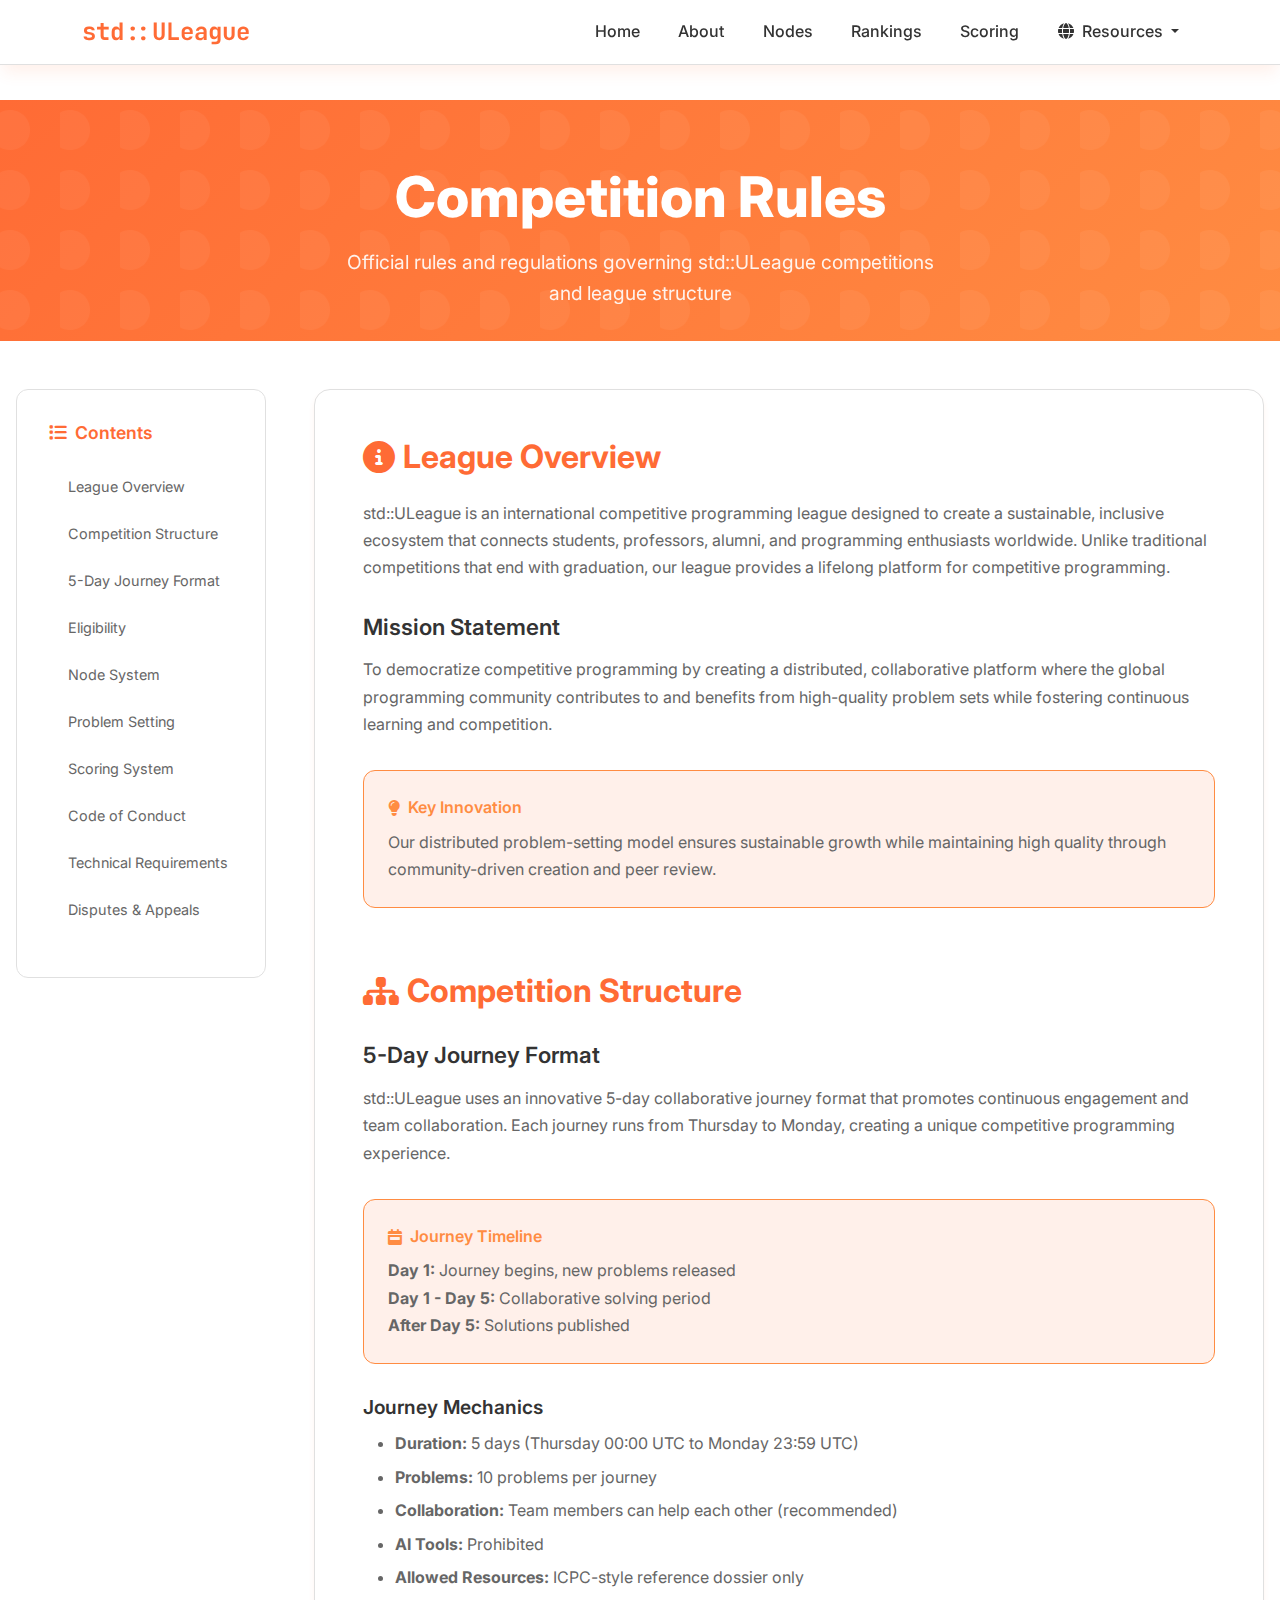
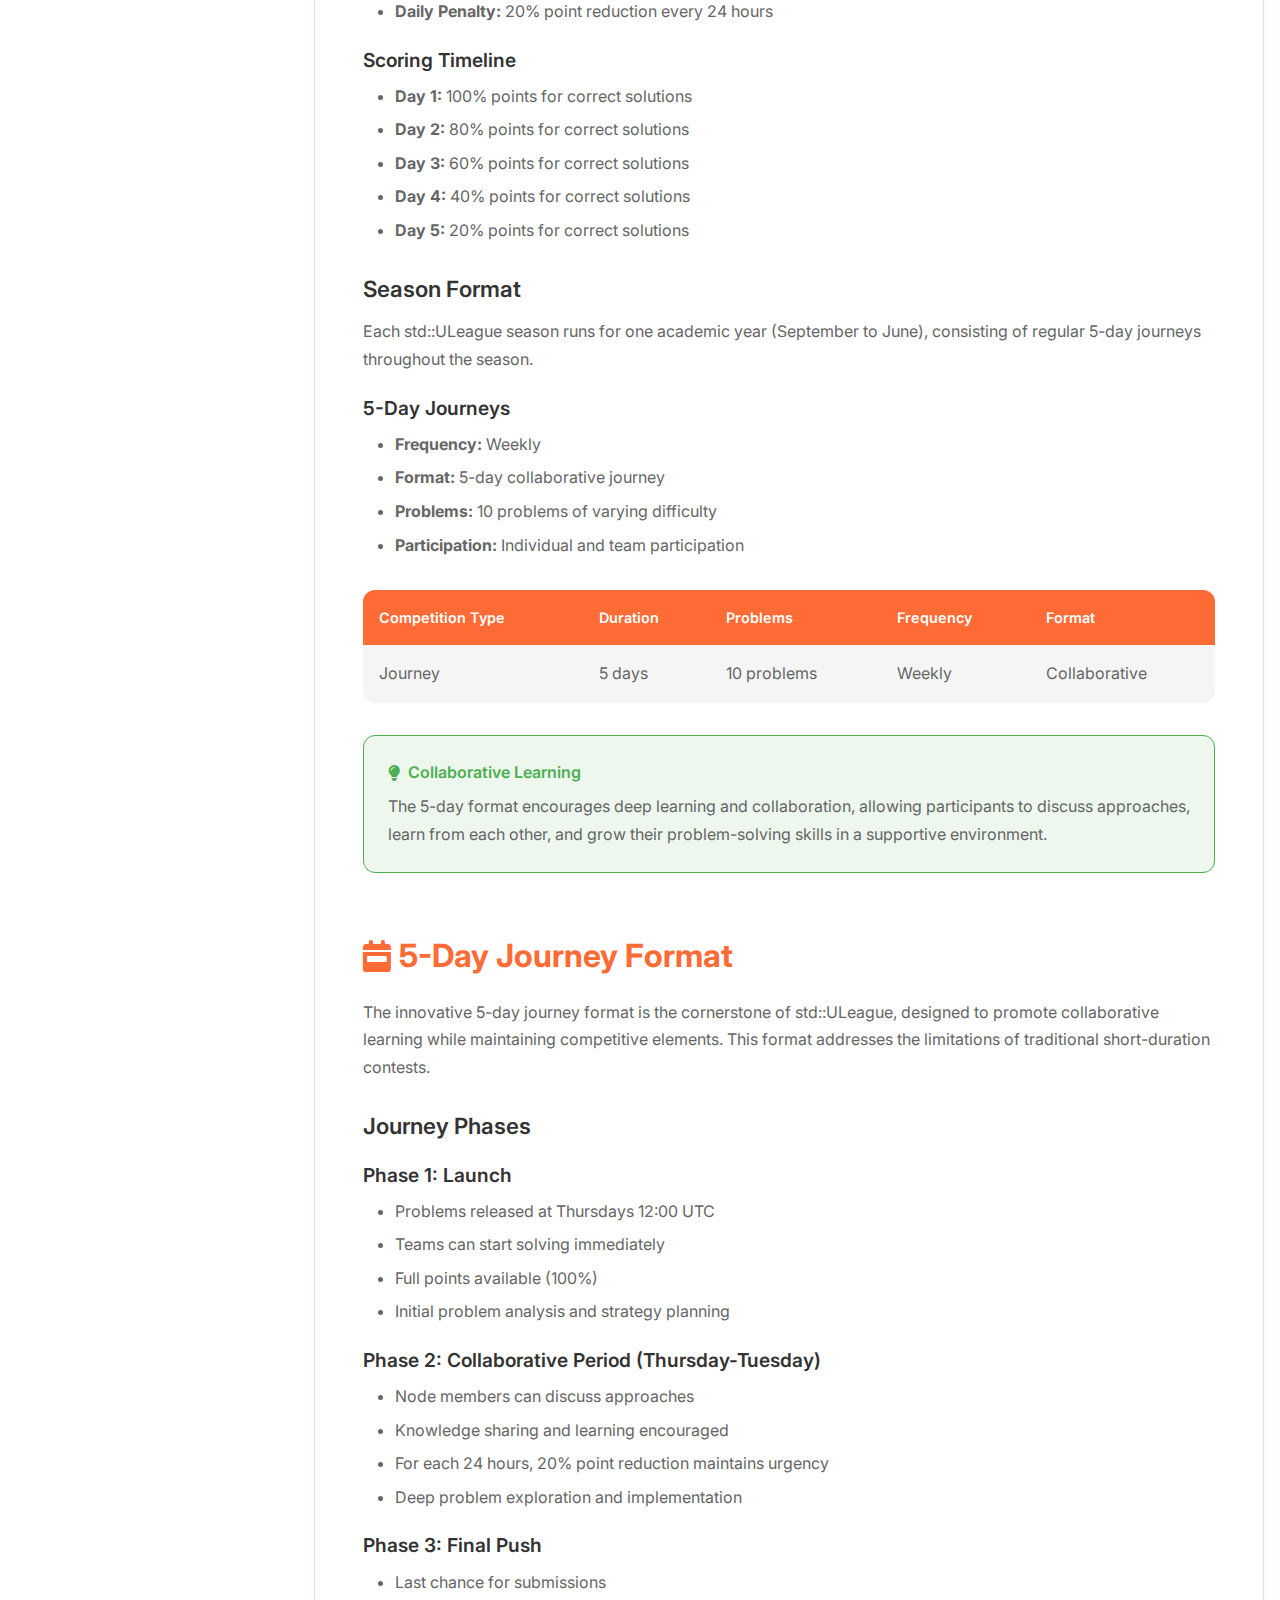
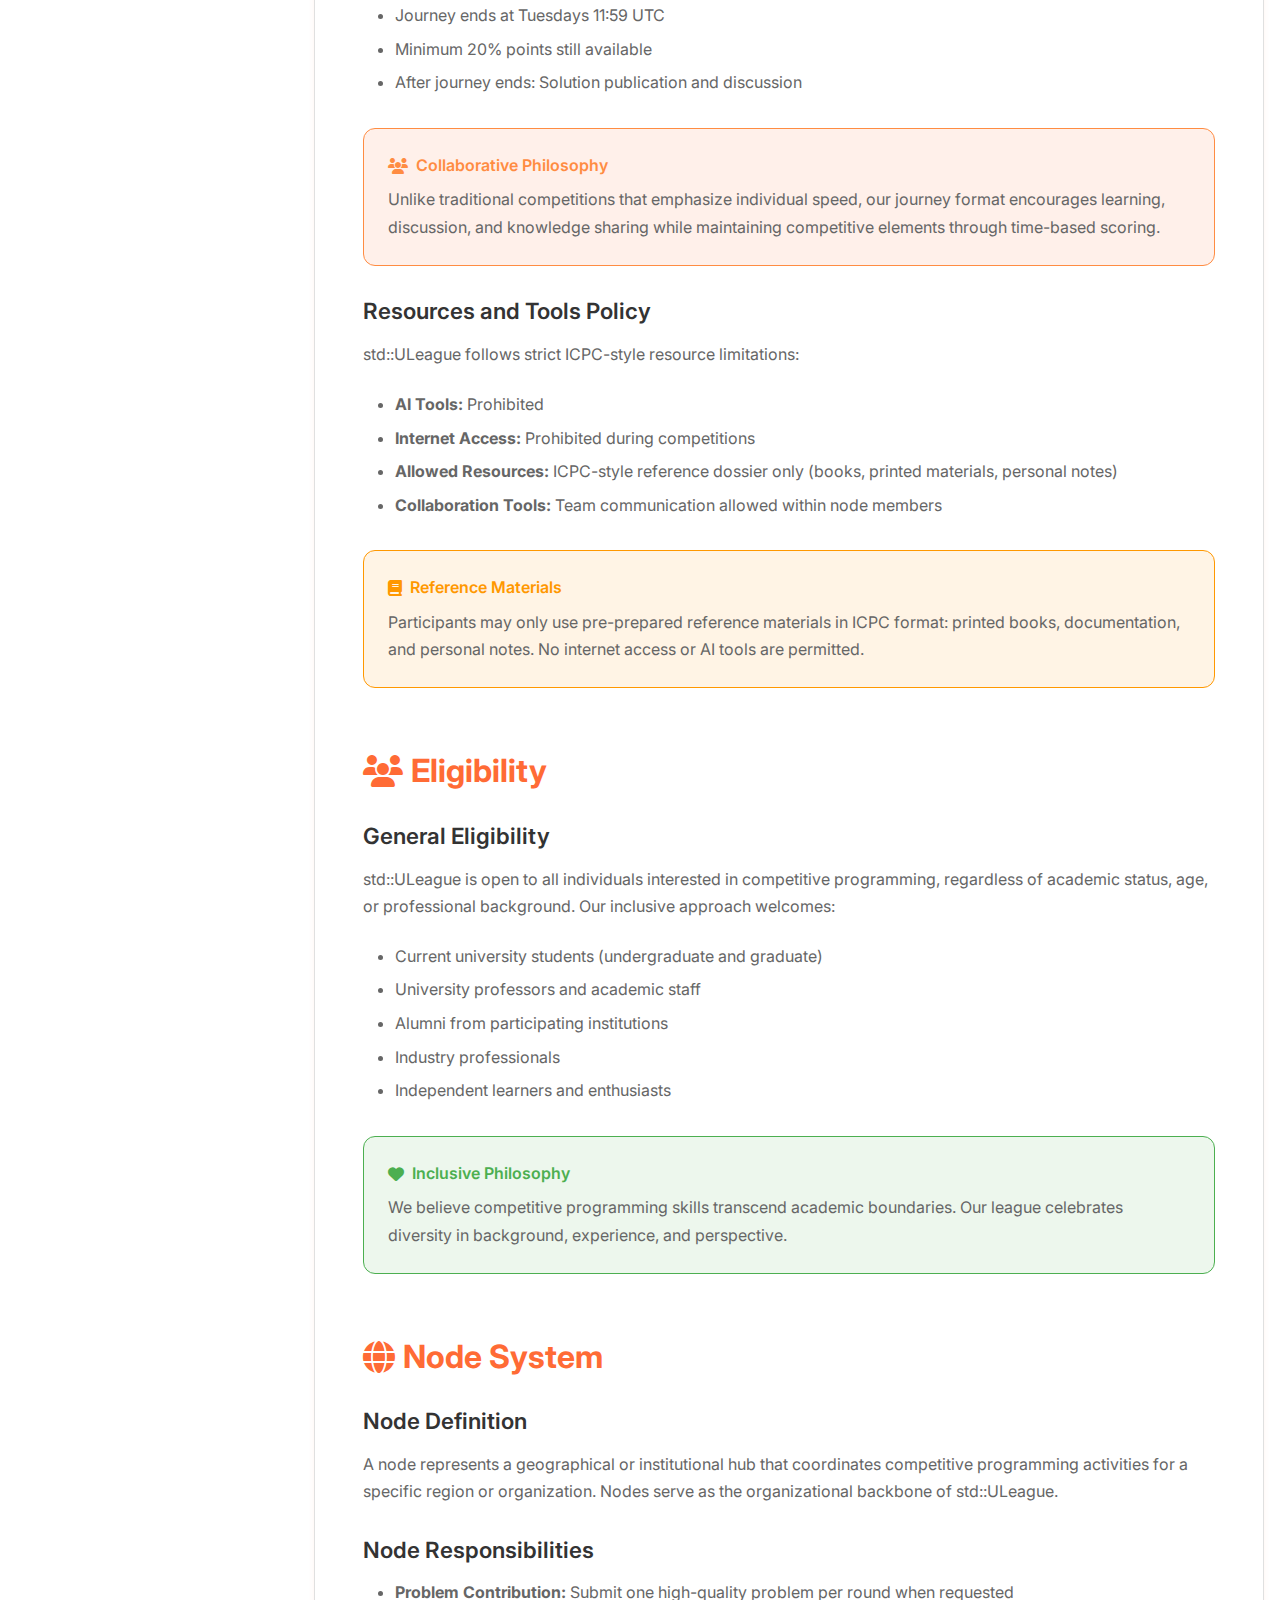
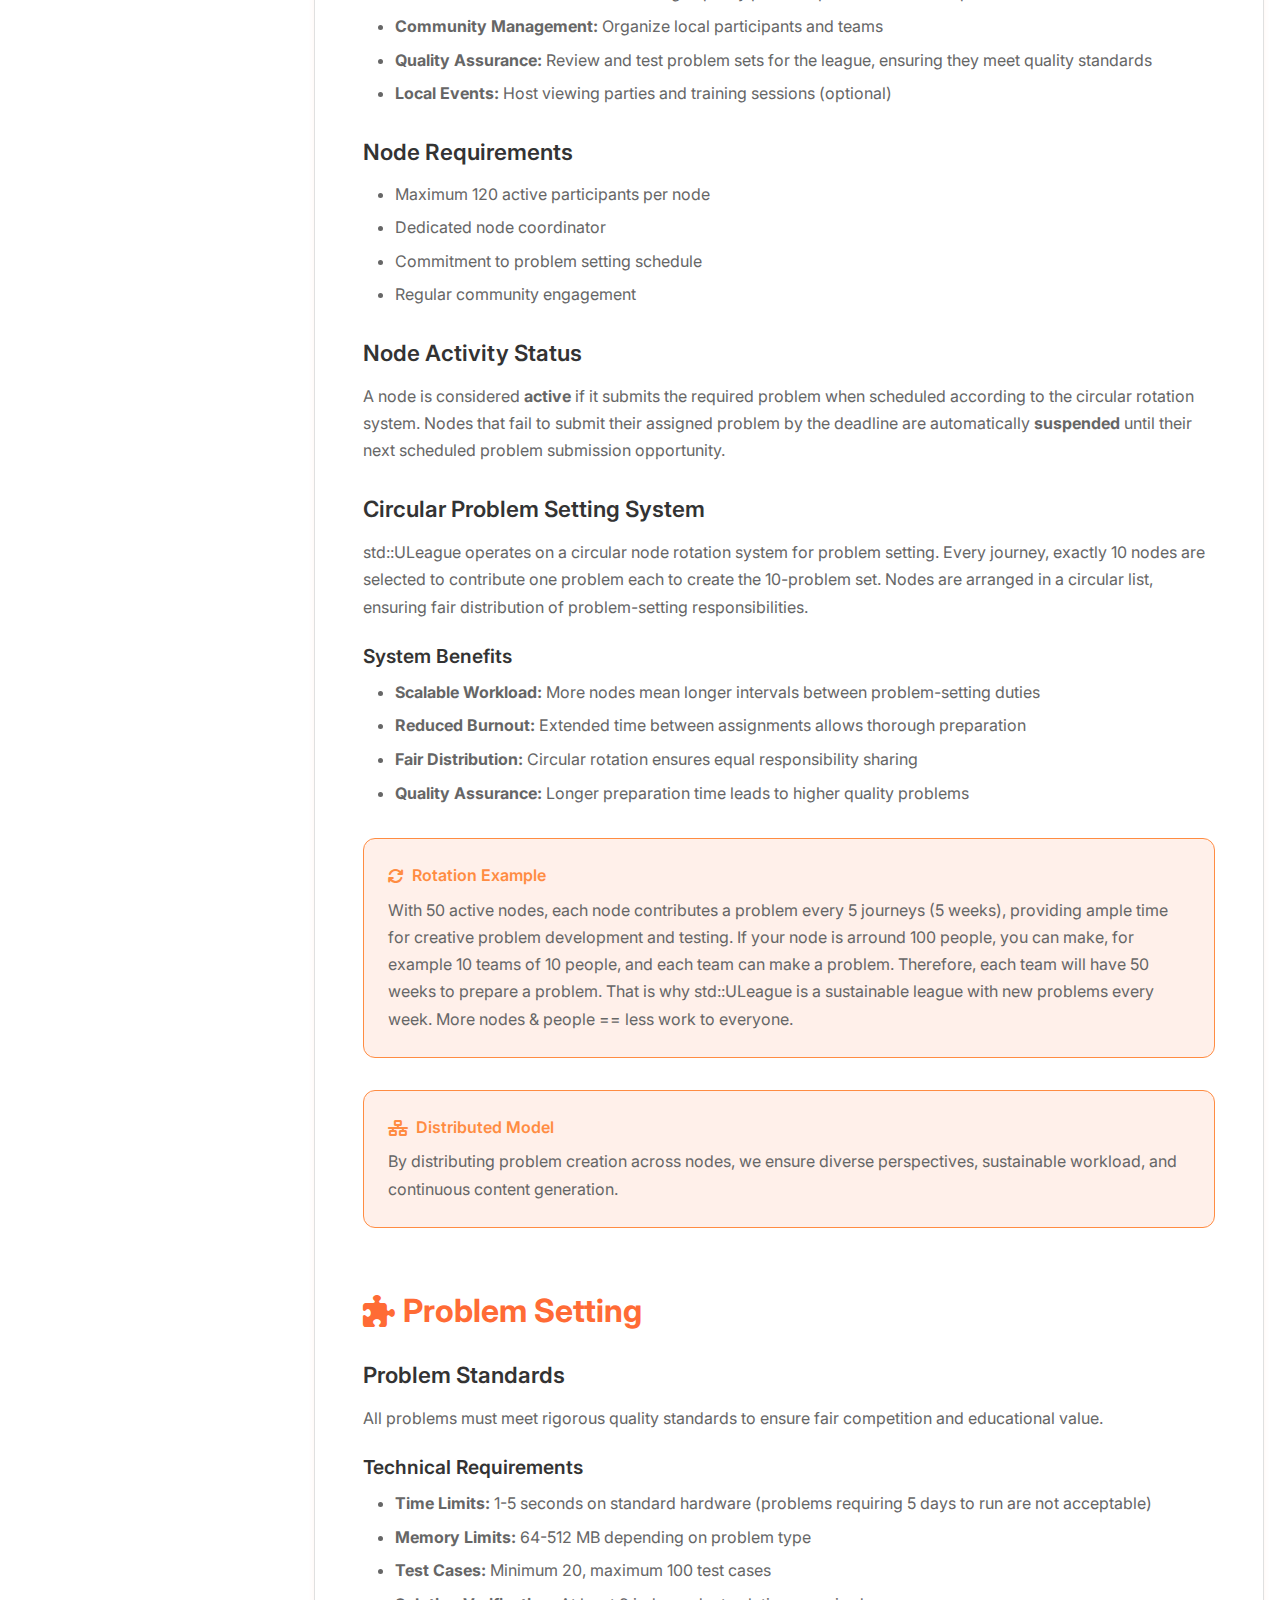
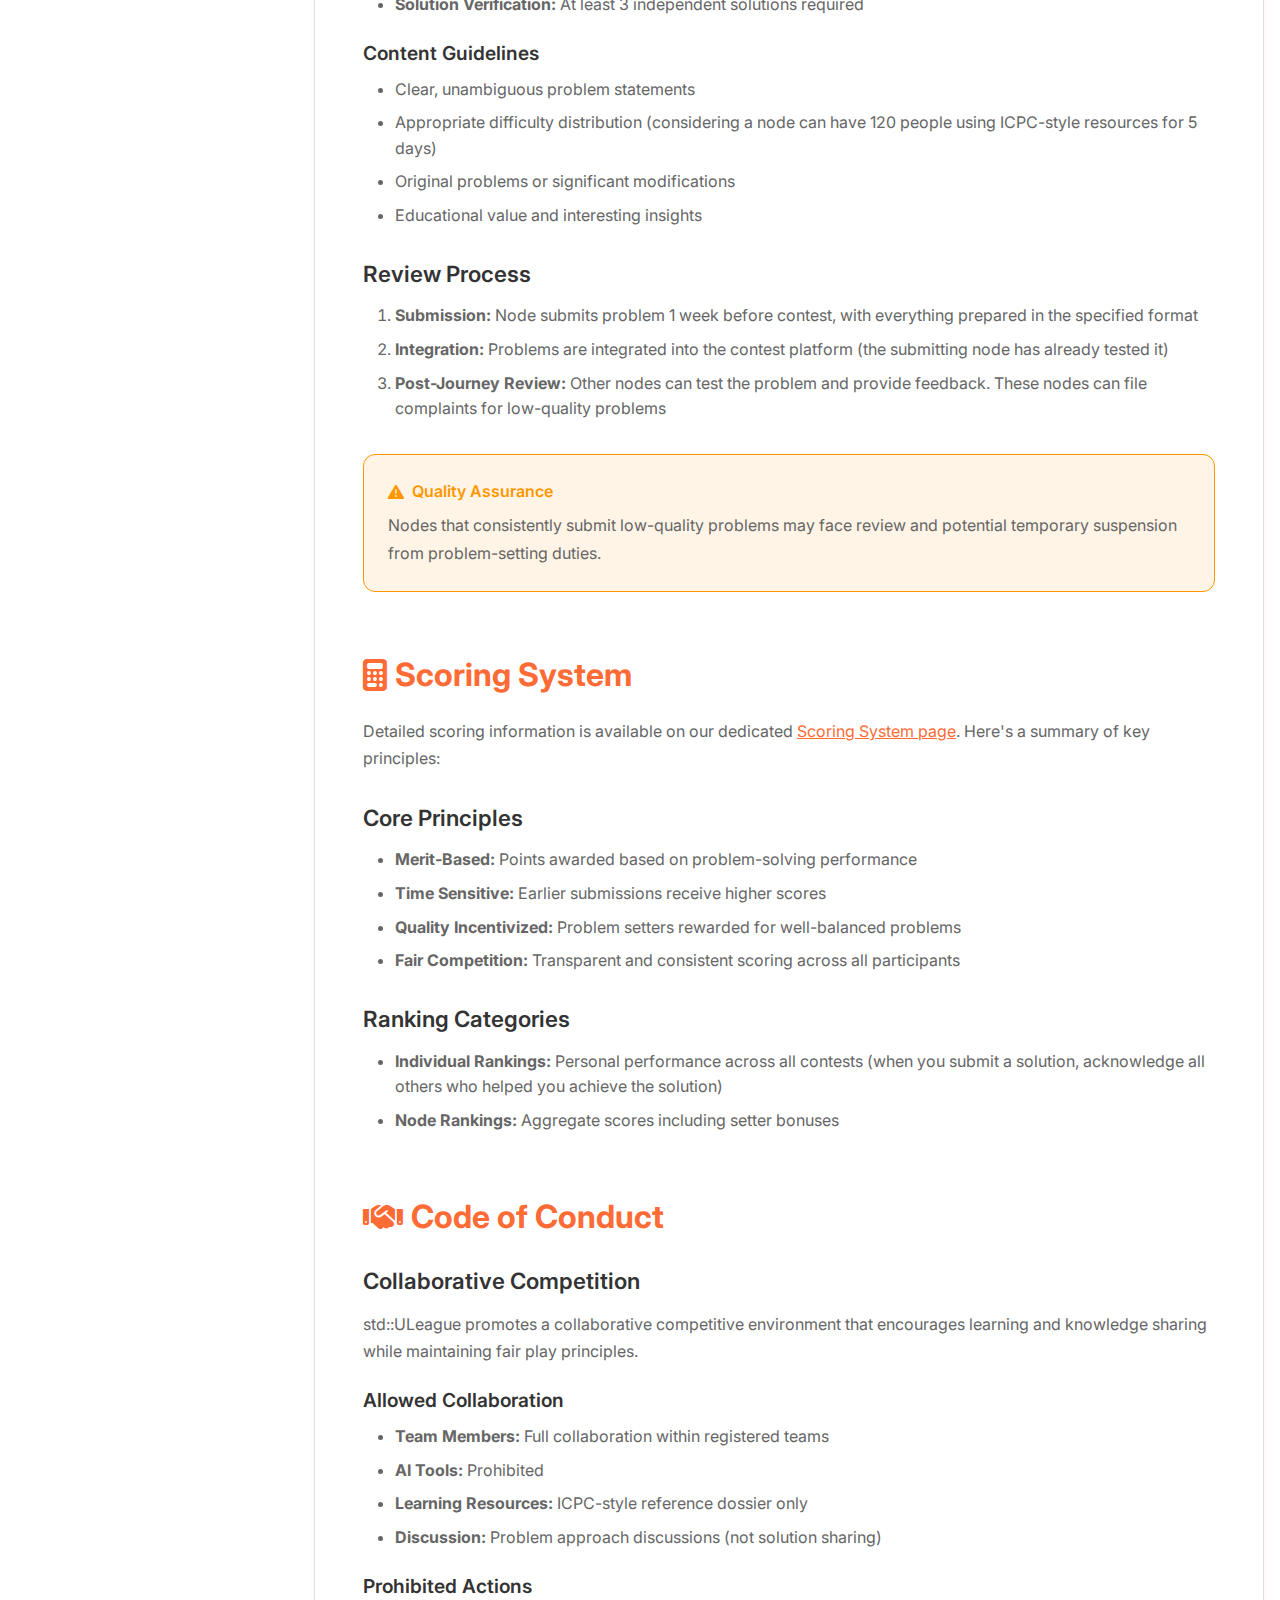
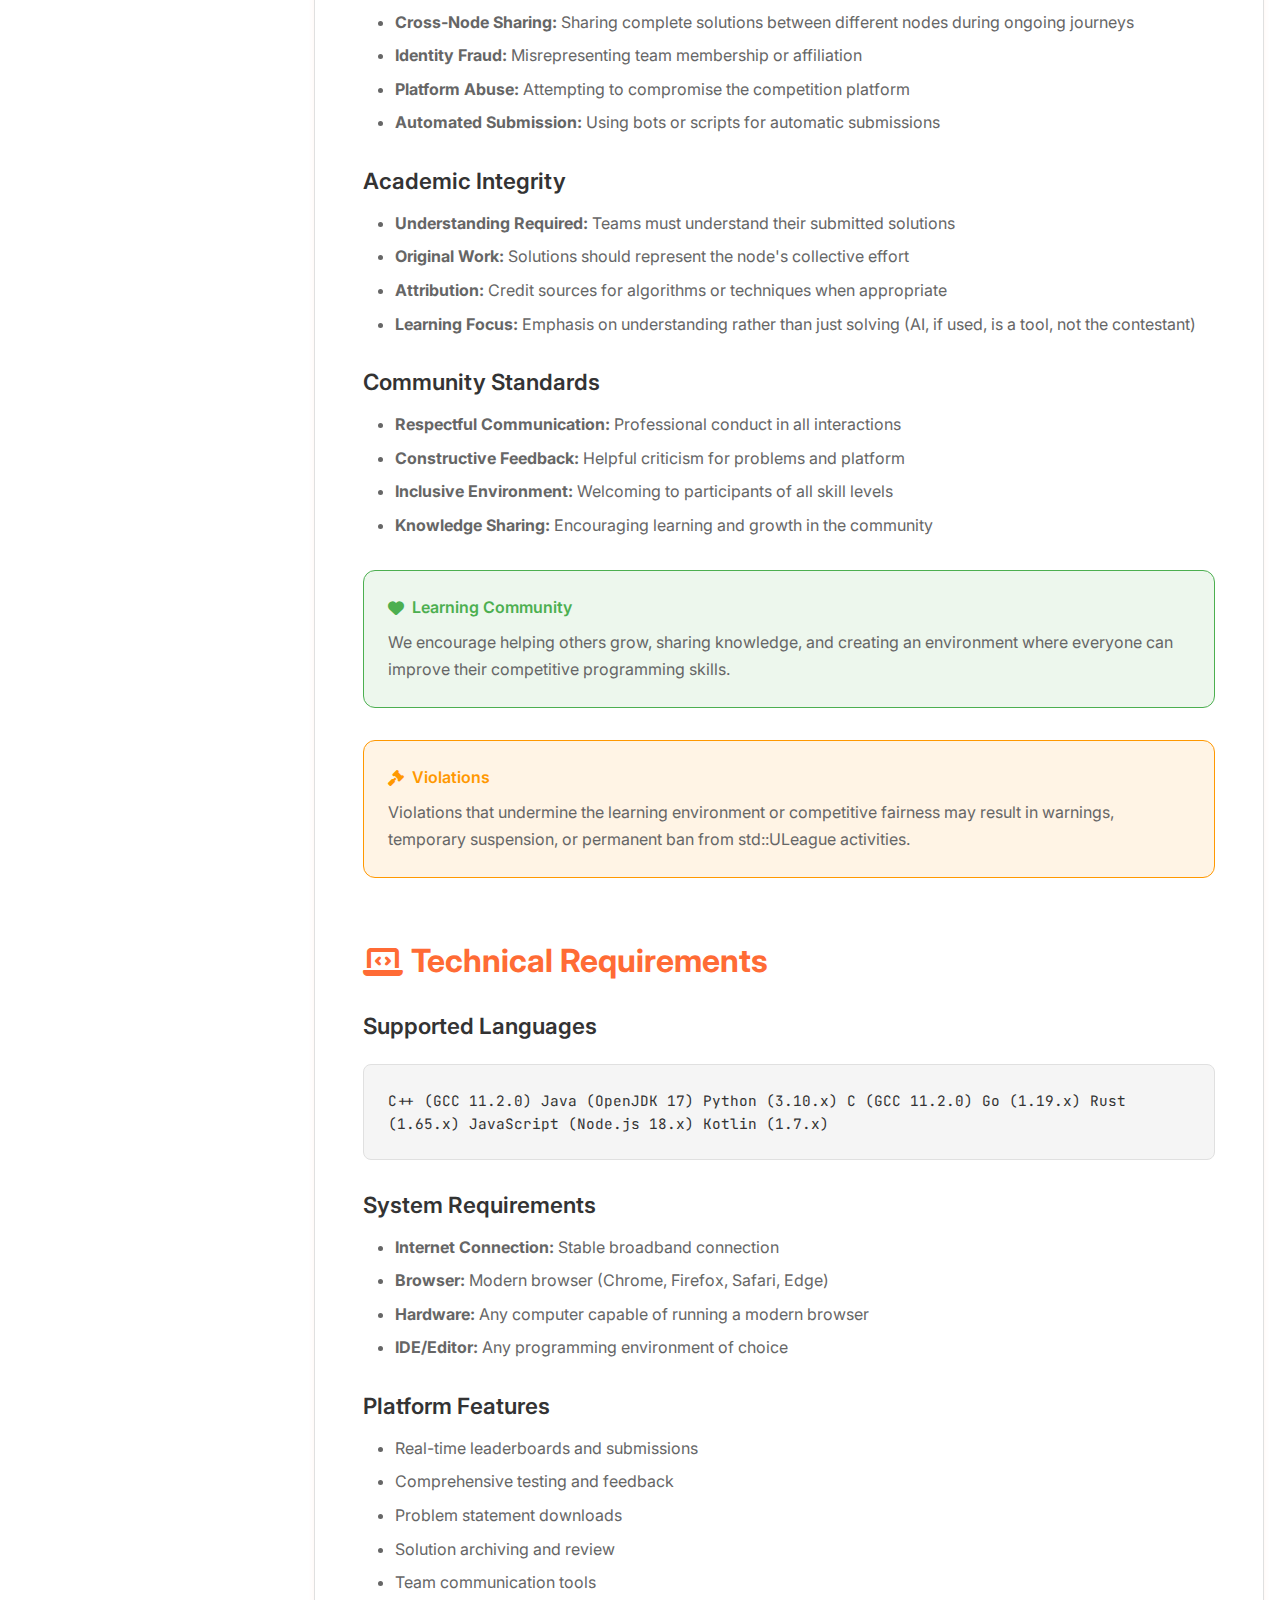
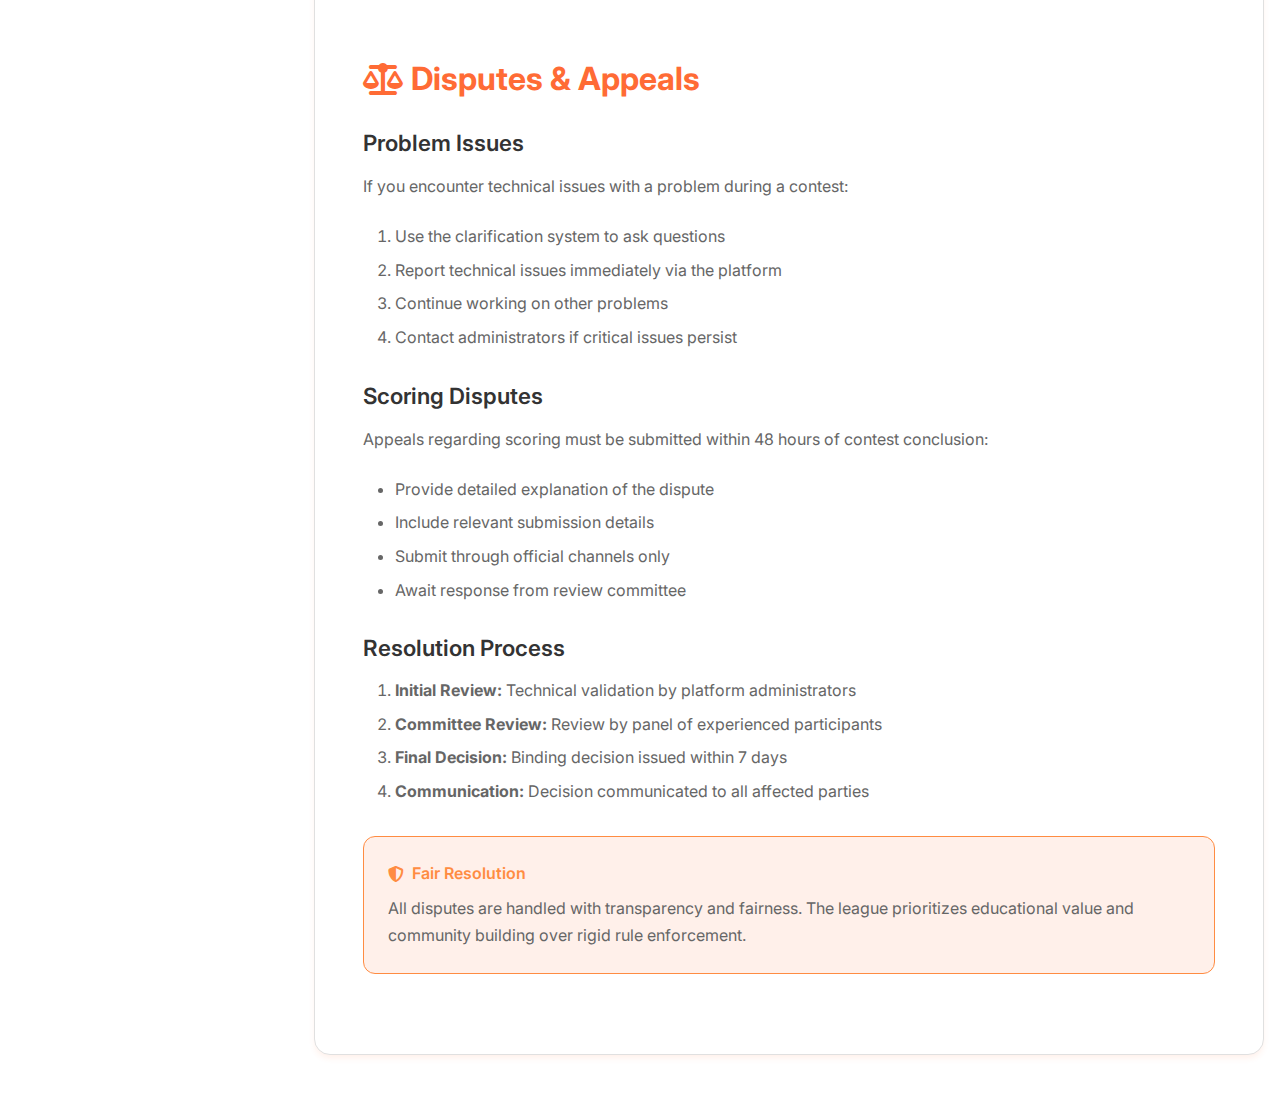
<file: uleague/rules.html>
<!DOCTYPE html>
<html lang="en">
<head>
    <meta charset="UTF-8">
    <meta name="viewport" content="width=device-width, initial-scale=1.0">
    <title>Competition Rules - std::ULeague</title>
    <link rel="icon" type="image/png" href="../stdLearn/_img/favicon.png">
    
    <!-- Bootstrap CSS -->
    <link href="https://cdn.jsdelivr.net/npm/bootstrap@5.3.3/dist/css/bootstrap.min.css" rel="stylesheet">
    <!-- Google Fonts -->
    <link href="https://fonts.googleapis.com/css2?family=JetBrains+Mono:wght@300;400;500;600;700&family=Inter:wght@300;400;500;600;700;800&display=swap" rel="stylesheet">
    <!-- Font Awesome -->
    <link rel="stylesheet" href="https://cdnjs.cloudflare.com/ajax/libs/font-awesome/6.4.0/css/all.min.css">
    
    <style>
        :root {
            --primary-orange: #ff6b35;
            --secondary-orange: #ff8c42;
            --accent-orange: #ff5722;
            --light-orange: #ffab91;
            --primary-white: #ffffff;
            --off-white: #fafafa;
            --light-gray: #f5f5f5;
            --text-dark: #333333;
            --text-gray: #666666;
            --text-light-gray: #999999;
            --border-light: #e0e0e0;
            --success-green: #4caf50;
            --warning-orange: #ff9800;
            --error-red: #f44336;
            --shadow-light: 0 4px 6px -1px rgba(255, 107, 53, 0.1);
            --shadow-medium: 0 10px 15px -3px rgba(255, 107, 53, 0.1);
            --shadow-heavy: 0 25px 50px -12px rgba(255, 107, 53, 0.15);
        }

        * {
            margin: 0;
            padding: 0;
            box-sizing: border-box;
        }

        body {
            font-family: 'Inter', -apple-system, BlinkMacSystemFont, sans-serif;
            background: var(--primary-white);
            color: var(--text-dark);
            line-height: 1.6;
            overflow-x: hidden;
        }

        /* Custom scrollbar */
        ::-webkit-scrollbar {
            width: 8px;
        }

        ::-webkit-scrollbar-track {
            background: var(--light-gray);
        }

        ::-webkit-scrollbar-thumb {
            background: linear-gradient(45deg, var(--primary-orange), var(--secondary-orange));
            border-radius: 4px;
        }

        /* Navbar */
        .navbar {
            background: rgba(255, 255, 255, 0.95) !important;
            backdrop-filter: blur(20px) !important;
            border-bottom: 1px solid var(--border-light) !important;
            box-shadow: var(--shadow-medium) !important;
        }

        .navbar-brand {
            font-family: 'JetBrains Mono', monospace;
            font-weight: 700;
            font-size: 1.5rem;
            color: var(--primary-orange) !important;
            text-decoration: none;
        }

        .navbar-nav .nav-link {
            color: var(--text-dark) !important;
            font-weight: 500;
            padding: 0.5rem 1rem !important;
            border-radius: 6px;
            transition: all 0.3s ease;
            margin: 0 0.2rem;
        }

        .navbar-nav .nav-link:hover {
            color: var(--primary-orange) !important;
            background: rgba(255, 107, 53, 0.1);
        }

        .dropdown-menu {
            background: var(--primary-white) !important;
            border: 1px solid var(--border-light) !important;
            border-radius: 12px !important;
            box-shadow: var(--shadow-heavy) !important;
            padding: 0.5rem !important;
        }

        .dropdown-item {
            color: var(--text-dark) !important;
            padding: 0.75rem 1rem !important;
            border-radius: 8px !important;
            transition: all 0.3s ease !important;
        }

        .dropdown-item:hover {
            background: rgba(255, 107, 53, 0.1) !important;
            color: var(--primary-orange) !important;
        }

        /* Main content */
        .main-content {
            padding-top: 100px;
            min-height: 100vh;
        }

        .page-header {
            background: linear-gradient(135deg, var(--primary-orange) 0%, var(--secondary-orange) 100%);
            color: var(--primary-white);
            padding: 4rem 0 2rem;
            text-align: center;
            position: relative;
            overflow: hidden;
        }

        .page-header::before {
            content: '';
            position: absolute;
            top: 0;
            left: 0;
            right: 0;
            bottom: 0;
            background: url("data:image/svg+xml,%3Csvg width='60' height='60' viewBox='0 0 60 60' xmlns='http://www.w3.org/2000/svg'%3E%3Cg fill='none' fill-rule='evenodd'%3E%3Cg fill='%23ffffff' fill-opacity='0.05'%3E%3Cpath d='M30 30c0-11.046-8.954-20-20-20s-20 8.954-20 20 8.954 20 20 20 20-8.954 20-20z'/%3E%3C/g%3E%3C/g%3E%3C/svg%3E");
        }

        .page-title {
            font-size: 3.5rem;
            font-weight: 800;
            color: var(--primary-white);
            margin-bottom: 1rem;
            position: relative;
            z-index: 2;
        }

        .page-subtitle {
            font-size: 1.2rem;
            color: var(--primary-white);
            opacity: 0.9;
            max-width: 600px;
            margin: 0 auto;
            position: relative;
            z-index: 2;
        }

        /* Content layout */
        .content-layout {
            display: grid;
            grid-template-columns: 250px 1fr;
            gap: 3rem;
            max-width: 1400px;
            margin: 0 auto;
            padding: 3rem 1rem;
        }

        /* Table of contents */
        .toc {
            position: sticky;
            top: 120px;
            height: fit-content;
            background: var(--primary-white);
            border: 1px solid var(--border-light);
            border-radius: 12px;
            padding: 2rem;
        }

        .toc h3 {
            color: var(--primary-orange);
            font-size: 1.1rem;
            margin-bottom: 1.5rem;
            font-weight: 600;
        }

        .toc ul {
            list-style: none;
            padding: 0;
        }

        .toc li {
            margin-bottom: 0.5rem;
        }

        .toc a {
            color: var(--text-gray);
            text-decoration: none;
            font-size: 0.9rem;
            padding: 0.5rem 0;
            display: block;
            border-left: 3px solid transparent;
            padding-left: 1rem;
            transition: all 0.3s ease;
        }

        .toc a:hover {
            color: var(--primary-orange);
            border-left-color: var(--primary-orange);
            transform: translateX(4px);
        }

        .toc a.active {
            color: var(--primary-orange);
            border-left-color: var(--primary-orange);
        }

        /* Main content */
        .rules-content {
            background: var(--primary-white);
            border: 1px solid var(--border-light);
            border-radius: 16px;
            padding: 3rem;
            box-shadow: var(--shadow-light);
        }

        .section {
            margin-bottom: 4rem;
            scroll-margin-top: 120px;
        }

        .section:last-child {
            margin-bottom: 0;
        }

        .section h2 {
            color: var(--primary-orange);
            font-size: 2rem;
            font-weight: 700;
            margin-bottom: 1.5rem;
            display: flex;
            align-items: center;
            gap: 0.5rem;
        }

        .section h3 {
            color: var(--text-dark);
            font-size: 1.4rem;
            font-weight: 600;
            margin: 2rem 0 1rem 0;
        }

        .section h4 {
            color: var(--text-dark);
            font-size: 1.2rem;
            font-weight: 600;
            margin: 1.5rem 0 0.75rem 0;
        }

        .section p {
            color: var(--text-gray);
            margin-bottom: 1.5rem;
            line-height: 1.7;
        }

        .section ul, .section ol {
            color: var(--text-gray);
            margin-bottom: 1.5rem;
            padding-left: 2rem;
        }

        .section li {
            margin-bottom: 0.5rem;
            line-height: 1.6;
        }

        /* Special content boxes */
        .info-box {
            background: rgba(255, 107, 53, 0.1);
            border: 1px solid var(--secondary-orange);
            border-radius: 12px;
            padding: 1.5rem;
            margin: 2rem 0;
        }

        .info-box .title {
            color: var(--secondary-orange);
            font-weight: 600;
            margin-bottom: 0.5rem;
            display: flex;
            align-items: center;
            gap: 0.5rem;
        }

        .info-box p {
            color: var(--text-gray);
            margin-bottom: 0;
        }

        .warning-box {
            background: rgba(255, 152, 0, 0.1);
            border: 1px solid var(--warning-orange);
            border-radius: 12px;
            padding: 1.5rem;
            margin: 2rem 0;
        }

        .warning-box .title {
            color: var(--warning-orange);
            font-weight: 600;
            margin-bottom: 0.5rem;
            display: flex;
            align-items: center;
            gap: 0.5rem;
        }

        .warning-box p {
            color: var(--text-gray);
            margin-bottom: 0;
        }

        .success-box {
            background: rgba(76, 175, 80, 0.1);
            border: 1px solid var(--success-green);
            border-radius: 12px;
            padding: 1.5rem;
            margin: 2rem 0;
        }

        .success-box .title {
            color: var(--success-green);
            font-weight: 600;
            margin-bottom: 0.5rem;
            display: flex;
            align-items: center;
            gap: 0.5rem;
        }

        .success-box p {
            color: var(--text-gray);
            margin-bottom: 0;
        }

        /* Code blocks */
        .code-block {
            background: var(--light-gray);
            border: 1px solid var(--border-light);
            border-radius: 8px;
            padding: 1.5rem;
            font-family: 'JetBrains Mono', monospace;
            font-size: 0.9rem;
            color: var(--text-dark);
            margin: 1.5rem 0;
            overflow-x: auto;
        }

        /* Tables */
        .rules-table {
            width: 100%;
            border-collapse: separate;
            border-spacing: 0;
            background: var(--light-gray);
            border-radius: 12px;
            overflow: hidden;
            margin: 2rem 0;
        }

        .rules-table th {
            background: var(--primary-orange);
            color: var(--primary-white);
            font-weight: 600;
            padding: 1rem;
            text-align: left;
            font-size: 0.9rem;
        }

        .rules-table td {
            padding: 1rem;
            border-bottom: 1px solid var(--border-light);
            color: var(--text-gray);
        }

        .rules-table tr:last-child td {
            border-bottom: none;
        }

        /* Responsive */
        @media (max-width: 992px) {
            .content-layout {
                grid-template-columns: 1fr;
                gap: 2rem;
            }

            .toc {
                position: static;
                order: -1;
            }

            .page-title {
                font-size: 2.5rem;
            }

            .rules-content {
                padding: 2rem;
            }
        }

        @media (max-width: 768px) {
            .rules-content {
                padding: 1.5rem;
            }

            .section h2 {
                font-size: 1.6rem;
            }
        }
    </style>
</head>
<body>
    <!-- Navigation -->
    <nav class="navbar navbar-expand-lg fixed-top">
        <div class="container">
            <a class="navbar-brand" href="index.html">std::ULeague</a>
            
            <button class="navbar-toggler" type="button" data-bs-toggle="collapse" data-bs-target="#navbarNav">
                <span class="navbar-toggler-icon"></span>
            </button>
            
            <div class="collapse navbar-collapse" id="navbarNav">
                <ul class="navbar-nav ms-auto">
                    <li class="nav-item"><a class="nav-link" href="index.html">Home</a></li>
                    <li class="nav-item"><a class="nav-link" href="index.html#about">About</a></li>
                    <li class="nav-item"><a class="nav-link" href="nodes.html">Nodes</a></li>
                    <li class="nav-item"><a class="nav-link" href="leaderboard.html">Rankings</a></li>
                    <li class="nav-item"><a class="nav-link" href="scoring.html">Scoring</a></li>
                    <li class="nav-item dropdown">
                        <a class="nav-link dropdown-toggle active" href="#" role="button" data-bs-toggle="dropdown">
                            <i class="fas fa-globe me-1"></i> Resources
                        </a>
                        <ul class="dropdown-menu">
                            <li><a class="dropdown-item" href="../index.html">
                                <i class="fas fa-world me-2"></i>std::World
                            </a></li>
                            <li><a class="dropdown-item" href="../stdLearn/index.html">
                                <i class="fas fa-graduation-cap me-2"></i>std::Learn
                            </a></li>
                            <li><a class="dropdown-item active" href="rules.html">
                                <i class="fas fa-book me-2"></i>Competition Rules
                            </a></li>
                        </ul>
                    </li>
                </ul>
            </div>
        </div>
    </nav>

    <div class="main-content">
        <!-- Page Header -->
        <section class="page-header">
            <div class="container">
                <h1 class="page-title">Competition Rules</h1>
                <p class="page-subtitle">
                    Official rules and regulations governing std::ULeague competitions and league structure
                </p>
            </div>
        </section>

        <!-- Content -->
        <div class="content-layout">
            <!-- Table of Contents -->
            <nav class="toc">
                <h3><i class="fas fa-list me-2"></i>Contents</h3>
                <ul>
                    <li><a href="#overview">League Overview</a></li>
                    <li><a href="#structure">Competition Structure</a></li>
                    <li><a href="#journey-format">5-Day Journey Format</a></li>
                    <li><a href="#eligibility">Eligibility</a></li>
                    <li><a href="#nodes">Node System</a></li>
                    <li><a href="#problems">Problem Setting</a></li>
                    <li><a href="#scoring">Scoring System</a></li>
                    <li><a href="#conduct">Code of Conduct</a></li>
                    <li><a href="#technical">Technical Requirements</a></li>
                    <li><a href="#disputes">Disputes & Appeals</a></li>
                </ul>
            </nav>

            <!-- Main Content -->
            <div class="rules-content">
                <!-- League Overview -->
                <section id="overview" class="section">
                    <h2><i class="fas fa-info-circle"></i> League Overview</h2>
                    
                    <p>
                        std::ULeague is an international competitive programming league designed to create a sustainable, 
                        inclusive ecosystem that connects students, professors, alumni, and programming enthusiasts worldwide. 
                        Unlike traditional competitions that end with graduation, our league provides a lifelong platform 
                        for competitive programming.
                    </p>

                    <h3>Mission Statement</h3>
                    <p>
                        To democratize competitive programming by creating a distributed, collaborative platform where 
                        the global programming community contributes to and benefits from high-quality problem sets 
                        while fostering continuous learning and competition.
                    </p>

                    <div class="info-box">
                        <div class="title">
                            <i class="fas fa-lightbulb"></i>
                            Key Innovation
                        </div>
                        <p>
                            Our distributed problem-setting model ensures sustainable growth while maintaining high 
                            quality through community-driven creation and peer review.
                        </p>
                    </div>
                </section>

                <!-- Competition Structure -->
                <section id="structure" class="section">
                    <h2><i class="fas fa-sitemap"></i> Competition Structure</h2>

                    <h3>5-Day Journey Format</h3>
                    <p>
                        std::ULeague uses an innovative 5-day collaborative journey format that promotes continuous 
                        engagement and team collaboration. Each journey runs from Thursday to Monday, creating a 
                        unique competitive programming experience.
                    </p>

                    <div class="info-box">
                        <div class="title">
                            <i class="fas fa-calendar-week"></i>
                            Journey Timeline
                        </div>
                        <p>
                            <strong>Day 1:</strong> Journey begins, new problems released<br>
                            <strong>Day 1 - Day 5:</strong> Collaborative solving period<br>
                            <strong>After Day 5:</strong> Solutions published
                        </p>
                    </div>

                    <h4>Journey Mechanics</h4>
                    <ul>
                        <li><strong>Duration:</strong> 5 days (Thursday 00:00 UTC to Monday 23:59 UTC)</li>
                        <li><strong>Problems:</strong> 10 problems per journey</li>
                        <li><strong>Collaboration:</strong> Team members can help each other (recommended)</li>
                        <li><strong>AI Tools:</strong> Prohibited</li>
                        <li><strong>Allowed Resources:</strong> ICPC-style reference dossier only</li>
                        <li><strong>Daily Penalty:</strong> 20% point reduction every 24 hours</li>
                    </ul>

                    <h4>Scoring Timeline</h4>
                    <ul>
                        <li><strong>Day 1:</strong> 100% points for correct solutions</li>
                        <li><strong>Day 2:</strong> 80% points for correct solutions</li>
                        <li><strong>Day 3:</strong> 60% points for correct solutions</li>
                        <li><strong>Day 4:</strong> 40% points for correct solutions</li>
                        <li><strong>Day 5:</strong> 20% points for correct solutions</li>
                    </ul>

                    <h3>Season Format</h3>
                    <p>
                        Each std::ULeague season runs for one academic year (September to June), consisting of 
                        regular 5-day journeys throughout the season.
                    </p>

                    <h4>5-Day Journeys</h4>
                    <ul>
                        <li><strong>Frequency:</strong> Weekly</li>
                        <li><strong>Format:</strong> 5-day collaborative journey</li>
                        <li><strong>Problems:</strong> 10 problems of varying difficulty</li>
                        <li><strong>Participation:</strong> Individual and team participation</li>
                    </ul>

                    <table class="rules-table">
                        <thead>
                            <tr>
                                <th>Competition Type</th>
                                <th>Duration</th>
                                <th>Problems</th>
                                <th>Frequency</th>
                                <th>Format</th>
                            </tr>
                        </thead>
                        <tbody>
                            <tr>
                                <td>Journey</td>
                                <td>5 days</td>
                                <td>10 problems</td>
                                <td>Weekly</td>
                                <td>Collaborative</td>
                            </tr>
                        </tbody>
                    </table>

                    <div class="success-box">
                        <div class="title">
                            <i class="fas fa-lightbulb"></i>
                            Collaborative Learning
                        </div>
                        <p>
                            The 5-day format encourages deep learning and collaboration, allowing participants 
                            to discuss approaches, learn from each other, and grow their problem-solving skills 
                            in a supportive environment.
                        </p>
                    </div>
                </section>

                <!-- 5-Day Journey Format -->
                <section id="journey-format" class="section">
                    <h2><i class="fas fa-calendar-week"></i> 5-Day Journey Format</h2>

                    <p>
                        The innovative 5-day journey format is the cornerstone of std::ULeague, designed to promote 
                        collaborative learning while maintaining competitive elements. This format addresses the 
                        limitations of traditional short-duration contests.
                    </p>

                    <h3>Journey Phases</h3>
                    
                    <h4>Phase 1: Launch</h4>
                    <ul>
                        <li>Problems released at Thursdays 12:00 UTC</li>
                        <li>Teams can start solving immediately</li>
                        <li>Full points available (100%)</li>
                        <li>Initial problem analysis and strategy planning</li>
                    </ul>

                    <h4>Phase 2: Collaborative Period (Thursday-Tuesday)</h4>
                    <ul>
                        <li>Node members can discuss approaches</li>
                        <li>Knowledge sharing and learning encouraged</li>
                        <li>For each 24 hours, 20% point reduction maintains urgency</li>
                        <li>Deep problem exploration and implementation</li>
                    </ul>

                    <h4>Phase 3: Final Push</h4>
                    <ul>
                        <li>Last chance for submissions</li>
                        <li>Journey ends at Tuesdays 11:59 UTC</li>
                        <li>Minimum 20% points still available</li>
                        <li>After journey ends: Solution publication and discussion</li>
                    </ul>

                    <div class="info-box">
                        <div class="title">
                            <i class="fas fa-users"></i>
                            Collaborative Philosophy
                        </div>
                        <p>
                            Unlike traditional competitions that emphasize individual speed, our journey format 
                            encourages learning, discussion, and knowledge sharing while maintaining competitive 
                            elements through time-based scoring.
                        </p>
                    </div>

                    <h3>Resources and Tools Policy</h3>
                    <p>
                        std::ULeague follows strict ICPC-style resource limitations:
                    </p>
                    <ul>
                        <li><strong>AI Tools:</strong> Prohibited</li>
                        <li><strong>Internet Access:</strong> Prohibited during competitions</li>
                        <li><strong>Allowed Resources:</strong> ICPC-style reference dossier only (books, printed materials, personal notes)</li>
                        <li><strong>Collaboration Tools:</strong> Team communication allowed within node members</li>
                    </ul>

                    <div class="warning-box">
                        <div class="title">
                            <i class="fas fa-book"></i>
                            Reference Materials
                        </div>
                        <p>
                            Participants may only use pre-prepared reference materials in ICPC format: 
                            printed books, documentation, and personal notes. No internet access or AI tools are permitted.
                        </p>
                    </div>
                </section>

                <!-- Eligibility -->
                <section id="eligibility" class="section">
                    <h2><i class="fas fa-users"></i> Eligibility</h2>

                    <h3>General Eligibility</h3>
                    <p>
                        std::ULeague is open to all individuals interested in competitive programming, regardless of 
                        academic status, age, or professional background. Our inclusive approach welcomes:
                    </p>

                    <ul>
                        <li>Current university students (undergraduate and graduate)</li>
                        <li>University professors and academic staff</li>
                        <li>Alumni from participating institutions</li>
                        <li>Industry professionals</li>
                        <li>Independent learners and enthusiasts</li>
                    </ul>

                    <div class="success-box">
                        <div class="title">
                            <i class="fas fa-heart"></i>
                            Inclusive Philosophy
                        </div>
                        <p>
                            We believe competitive programming skills transcend academic boundaries. 
                            Our league celebrates diversity in background, experience, and perspective.
                        </p>
                    </div>
                </section>

                <!-- Node System -->
                <section id="nodes" class="section">
                    <h2><i class="fas fa-globe"></i> Node System</h2>

                    <h3>Node Definition</h3>
                    <p>
                        A node represents a geographical or institutional hub that coordinates competitive programming 
                        activities for a specific region or organization. Nodes serve as the organizational backbone 
                        of std::ULeague.
                    </p>

                    <h3>Node Responsibilities</h3>
                    <ul>
                        <li><strong>Problem Contribution:</strong> Submit one high-quality problem per round when requested</li>
                        <li><strong>Community Management:</strong> Organize local participants and teams</li>
                        <li><strong>Quality Assurance:</strong> Review and test problem sets for the league, ensuring they meet quality standards</li>
                        <li><strong>Local Events:</strong> Host viewing parties and training sessions (optional)</li>
                    </ul>

                    <h3>Node Requirements</h3>
                    <ul>
                        <li>Maximum 120 active participants per node</li>
                        <li>Dedicated node coordinator</li>
                        <li>Commitment to problem setting schedule</li>
                        <li>Regular community engagement</li>
                    </ul>

                    <h3>Node Activity Status</h3>
                    <p>
                        A node is considered <strong>active</strong> if it submits the required problem when scheduled 
                        according to the circular rotation system. Nodes that fail to submit their assigned problem 
                        by the deadline are automatically <strong>suspended</strong> until their next scheduled 
                        problem submission opportunity.
                    </p>

                    <h3>Circular Problem Setting System</h3>
                    <p>
                        std::ULeague operates on a circular node rotation system for problem setting. Every journey, 
                        exactly 10 nodes are selected to contribute one problem each to create the 10-problem set. 
                        Nodes are arranged in a circular list, ensuring fair distribution of problem-setting responsibilities.
                    </p>

                    <h4>System Benefits</h4>
                    <ul>
                        <li><strong>Scalable Workload:</strong> More nodes mean longer intervals between problem-setting duties</li>
                        <li><strong>Reduced Burnout:</strong> Extended time between assignments allows thorough preparation</li>
                        <li><strong>Fair Distribution:</strong> Circular rotation ensures equal responsibility sharing</li>
                        <li><strong>Quality Assurance:</strong> Longer preparation time leads to higher quality problems</li>
                    </ul>

                    <div class="info-box">
                        <div class="title">
                            <i class="fas fa-sync"></i>
                            Rotation Example
                        </div>
                        <p>
                            With 50 active nodes, each node contributes a problem every 5 journeys (5 weeks), 
                            providing ample time for creative problem development and testing. If your node is arround 100 people,
                            you can make, for example 10 teams of 10 people, and each team can make a problem. Therefore, each 
                            team will have 50 weeks to prepare a problem. That is why std::ULeague is a sustainable league with 
                            new problems every week. More nodes & people == less work to everyone.
                        </p>
                    </div>

                    <div class="info-box">
                        <div class="title">
                            <i class="fas fa-network-wired"></i>
                            Distributed Model
                        </div>
                        <p>
                            By distributing problem creation across nodes, we ensure diverse perspectives, 
                            sustainable workload, and continuous content generation.
                        </p>
                    </div>
                </section>

                <!-- Problem Setting -->
                <section id="problems" class="section">
                    <h2><i class="fas fa-puzzle-piece"></i> Problem Setting</h2>

                    <h3>Problem Standards</h3>
                    <p>
                        All problems must meet rigorous quality standards to ensure fair competition and 
                        educational value.
                    </p>

                    <h4>Technical Requirements</h4>
                    <ul>
                        <li><strong>Time Limits:</strong> 1-5 seconds on standard hardware (problems requiring 5 days to run are not acceptable)</li>
                        <li><strong>Memory Limits:</strong> 64-512 MB depending on problem type</li>
                        <li><strong>Test Cases:</strong> Minimum 20, maximum 100 test cases</li>
                        <li><strong>Solution Verification:</strong> At least 3 independent solutions required</li>
                    </ul>

                    <h4>Content Guidelines</h4>
                    <ul>
                        <li>Clear, unambiguous problem statements</li>
                        <li>Appropriate difficulty distribution (considering a node can have 120 people using ICPC-style resources for 5 days)</li>
                        <li>Original problems or significant modifications</li>
                        <li>Educational value and interesting insights</li>
                    </ul>

                    <h3>Review Process</h3>
                    <ol>
                        <li><strong>Submission:</strong> Node submits problem 1 week before contest, with everything prepared in the specified format</li>
                        <li><strong>Integration:</strong> Problems are integrated into the contest platform (the submitting node has already tested it)</li>
                        <li><strong>Post-Journey Review:</strong> Other nodes can test the problem and provide feedback. These nodes can file complaints for low-quality problems</li>
                    </ol>

                    <div class="warning-box">
                        <div class="title">
                            <i class="fas fa-exclamation-triangle"></i>
                            Quality Assurance
                        </div>
                        <p>
                            Nodes that consistently submit low-quality problems may face review and 
                            potential temporary suspension from problem-setting duties.
                        </p>
                    </div>
                </section>

                <!-- Scoring System -->
                <section id="scoring" class="section">
                    <h2><i class="fas fa-calculator"></i> Scoring System</h2>

                    <p>
                        Detailed scoring information is available on our dedicated 
                        <a href="scoring.html" style="color: var(--primary-orange);">Scoring System page</a>. 
                        Here's a summary of key principles:
                    </p>

                    <h3>Core Principles</h3>
                    <ul>
                        <li><strong>Merit-Based:</strong> Points awarded based on problem-solving performance</li>
                        <li><strong>Time Sensitive:</strong> Earlier submissions receive higher scores</li>
                        <li><strong>Quality Incentivized:</strong> Problem setters rewarded for well-balanced problems</li>
                        <li><strong>Fair Competition:</strong> Transparent and consistent scoring across all participants</li>
                    </ul>

                    <h3>Ranking Categories</h3>
                    <ul>
                        <li><strong>Individual Rankings:</strong> Personal performance across all contests (when you submit a solution, acknowledge all others who helped you achieve the solution)</li>
                        <li><strong>Node Rankings:</strong> Aggregate scores including setter bonuses</li>
                    </ul>
                </section>

                <!-- Code of Conduct -->
                <section id="conduct" class="section">
                    <h2><i class="fas fa-handshake"></i> Code of Conduct</h2>

                    <h3>Collaborative Competition</h3>
                    <p>
                        std::ULeague promotes a collaborative competitive environment that encourages learning 
                        and knowledge sharing while maintaining fair play principles.
                    </p>

                    <h4>Allowed Collaboration</h4>
                    <ul>
                        <li><strong>Team Members:</strong> Full collaboration within registered teams</li>
                        <li><strong>AI Tools:</strong> Prohibited</li>
                        <li><strong>Learning Resources:</strong> ICPC-style reference dossier only</li>
                        <li><strong>Discussion:</strong> Problem approach discussions (not solution sharing)</li>
                    </ul>

                    <h4>Prohibited Actions</h4>
                    <ul>
                        <li><strong>Cross-Node Sharing:</strong> Sharing complete solutions between different nodes during ongoing journeys</li>
                        <li><strong>Identity Fraud:</strong> Misrepresenting team membership or affiliation</li>
                        <li><strong>Platform Abuse:</strong> Attempting to compromise the competition platform</li>
                        <li><strong>Automated Submission:</strong> Using bots or scripts for automatic submissions</li>
                    </ul>

                    <h3>Academic Integrity</h3>
                    <ul>
                        <li><strong>Understanding Required:</strong> Teams must understand their submitted solutions</li>
                        <li><strong>Original Work:</strong> Solutions should represent the node's collective effort</li>
                        <li><strong>Attribution:</strong> Credit sources for algorithms or techniques when appropriate</li>
                        <li><strong>Learning Focus:</strong> Emphasis on understanding rather than just solving (AI, if used, is a tool, not the contestant)</li>
                    </ul>

                    <h3>Community Standards</h3>
                    <ul>
                        <li><strong>Respectful Communication:</strong> Professional conduct in all interactions</li>
                        <li><strong>Constructive Feedback:</strong> Helpful criticism for problems and platform</li>
                        <li><strong>Inclusive Environment:</strong> Welcoming to participants of all skill levels</li>
                        <li><strong>Knowledge Sharing:</strong> Encouraging learning and growth in the community</li>
                    </ul>

                    <div class="success-box">
                        <div class="title">
                            <i class="fas fa-heart"></i>
                            Learning Community
                        </div>
                        <p>
                            We encourage helping others grow, 
                            sharing knowledge, and creating an environment where everyone can improve their 
                            competitive programming skills.
                        </p>
                    </div>

                    <div class="warning-box">
                        <div class="title">
                            <i class="fas fa-gavel"></i>
                            Violations
                        </div>
                        <p>
                            Violations that undermine the learning environment or competitive fairness may result 
                            in warnings, temporary suspension, or permanent ban from std::ULeague activities.
                        </p>
                    </div>
                </section>

                <!-- Technical Requirements -->
                <section id="technical" class="section">
                    <h2><i class="fas fa-laptop-code"></i> Technical Requirements</h2>

                    <h3>Supported Languages</h3>
                    <div class="code-block">
C++ (GCC 11.2.0)
Java (OpenJDK 17)
Python (3.10.x)
C (GCC 11.2.0)
Go (1.19.x)
Rust (1.65.x)
JavaScript (Node.js 18.x)
Kotlin (1.7.x)
                    </div>

                    <h3>System Requirements</h3>
                    <ul>
                        <li><strong>Internet Connection:</strong> Stable broadband connection</li>
                        <li><strong>Browser:</strong> Modern browser (Chrome, Firefox, Safari, Edge)</li>
                        <li><strong>Hardware:</strong> Any computer capable of running a modern browser</li>
                        <li><strong>IDE/Editor:</strong> Any programming environment of choice</li>
                    </ul>

                    <h3>Platform Features</h3>
                    <ul>
                        <li>Real-time leaderboards and submissions</li>
                        <li>Comprehensive testing and feedback</li>
                        <li>Problem statement downloads</li>
                        <li>Solution archiving and review</li>
                        <li>Team communication tools</li>
                    </ul>
                </section>

                <!-- Disputes and Appeals -->
                <section id="disputes" class="section">
                    <h2><i class="fas fa-balance-scale"></i> Disputes & Appeals</h2>

                    <h3>Problem Issues</h3>
                    <p>
                        If you encounter technical issues with a problem during a contest:
                    </p>
                    <ol>
                        <li>Use the clarification system to ask questions</li>
                        <li>Report technical issues immediately via the platform</li>
                        <li>Continue working on other problems</li>
                        <li>Contact administrators if critical issues persist</li>
                    </ol>

                    <h3>Scoring Disputes</h3>
                    <p>
                        Appeals regarding scoring must be submitted within 48 hours of contest conclusion:
                    </p>
                    <ul>
                        <li>Provide detailed explanation of the dispute</li>
                        <li>Include relevant submission details</li>
                        <li>Submit through official channels only</li>
                        <li>Await response from review committee</li>
                    </ul>

                    <h3>Resolution Process</h3>
                    <ol>
                        <li><strong>Initial Review:</strong> Technical validation by platform administrators</li>
                        <li><strong>Committee Review:</strong> Review by panel of experienced participants</li>
                        <li><strong>Final Decision:</strong> Binding decision issued within 7 days</li>
                        <li><strong>Communication:</strong> Decision communicated to all affected parties</li>
                    </ol>

                    <div class="info-box">
                        <div class="title">
                            <i class="fas fa-shield-alt"></i>
                            Fair Resolution
                        </div>
                        <p>
                            All disputes are handled with transparency and fairness. 
                            The league prioritizes educational value and community building over rigid rule enforcement.
                        </p>
                    </div>
                </section>
            </div>
        </div>
    </div>

    <!-- Bootstrap JS -->
    <script src="https://cdn.jsdelivr.net/npm/bootstrap@5.3.3/dist/js/bootstrap.bundle.min.js"></script>
    
    <script>
        // Table of contents functionality
        document.addEventListener('DOMContentLoaded', function() {
            const tocLinks = document.querySelectorAll('.toc a');
            const sections = document.querySelectorAll('.section');

            // Smooth scrolling for TOC links
            tocLinks.forEach(link => {
                link.addEventListener('click', function(e) {
                    e.preventDefault();
                    const targetId = this.getAttribute('href').substring(1);
                    const targetSection = document.getElementById(targetId);
                    
                    if (targetSection) {
                        targetSection.scrollIntoView({
                            behavior: 'smooth',
                            block: 'start'
                        });
                    }
                });
            });

            // Highlight current section in TOC
            function updateTOC() {
                let currentSection = '';
                
                sections.forEach(section => {
                    const rect = section.getBoundingClientRect();
                    if (rect.top <= 150 && rect.bottom >= 150) {
                        currentSection = section.id;
                    }
                });

                tocLinks.forEach(link => {
                    const href = link.getAttribute('href').substring(1);
                    if (href === currentSection) {
                        link.classList.add('active');
                    } else {
                        link.classList.remove('active');
                    }
                });
            }

            // Update TOC on scroll
            window.addEventListener('scroll', updateTOC);
            updateTOC(); // Initial call

            // Add smooth hover effects to content boxes
            const contentBoxes = document.querySelectorAll('.info-box, .warning-box, .success-box');
            contentBoxes.forEach(box => {
                box.addEventListener('mouseenter', function() {
                    this.style.transform = 'translateY(-2px)';
                    this.style.boxShadow = '0 8px 25px rgba(0, 0, 0, 0.15)';
                });
                
                box.addEventListener('mouseleave', function() {
                    this.style.transform = 'translateY(0)';
                    this.style.boxShadow = '';
                });
            });
        });
    </script>
</body>
</html>
</file>
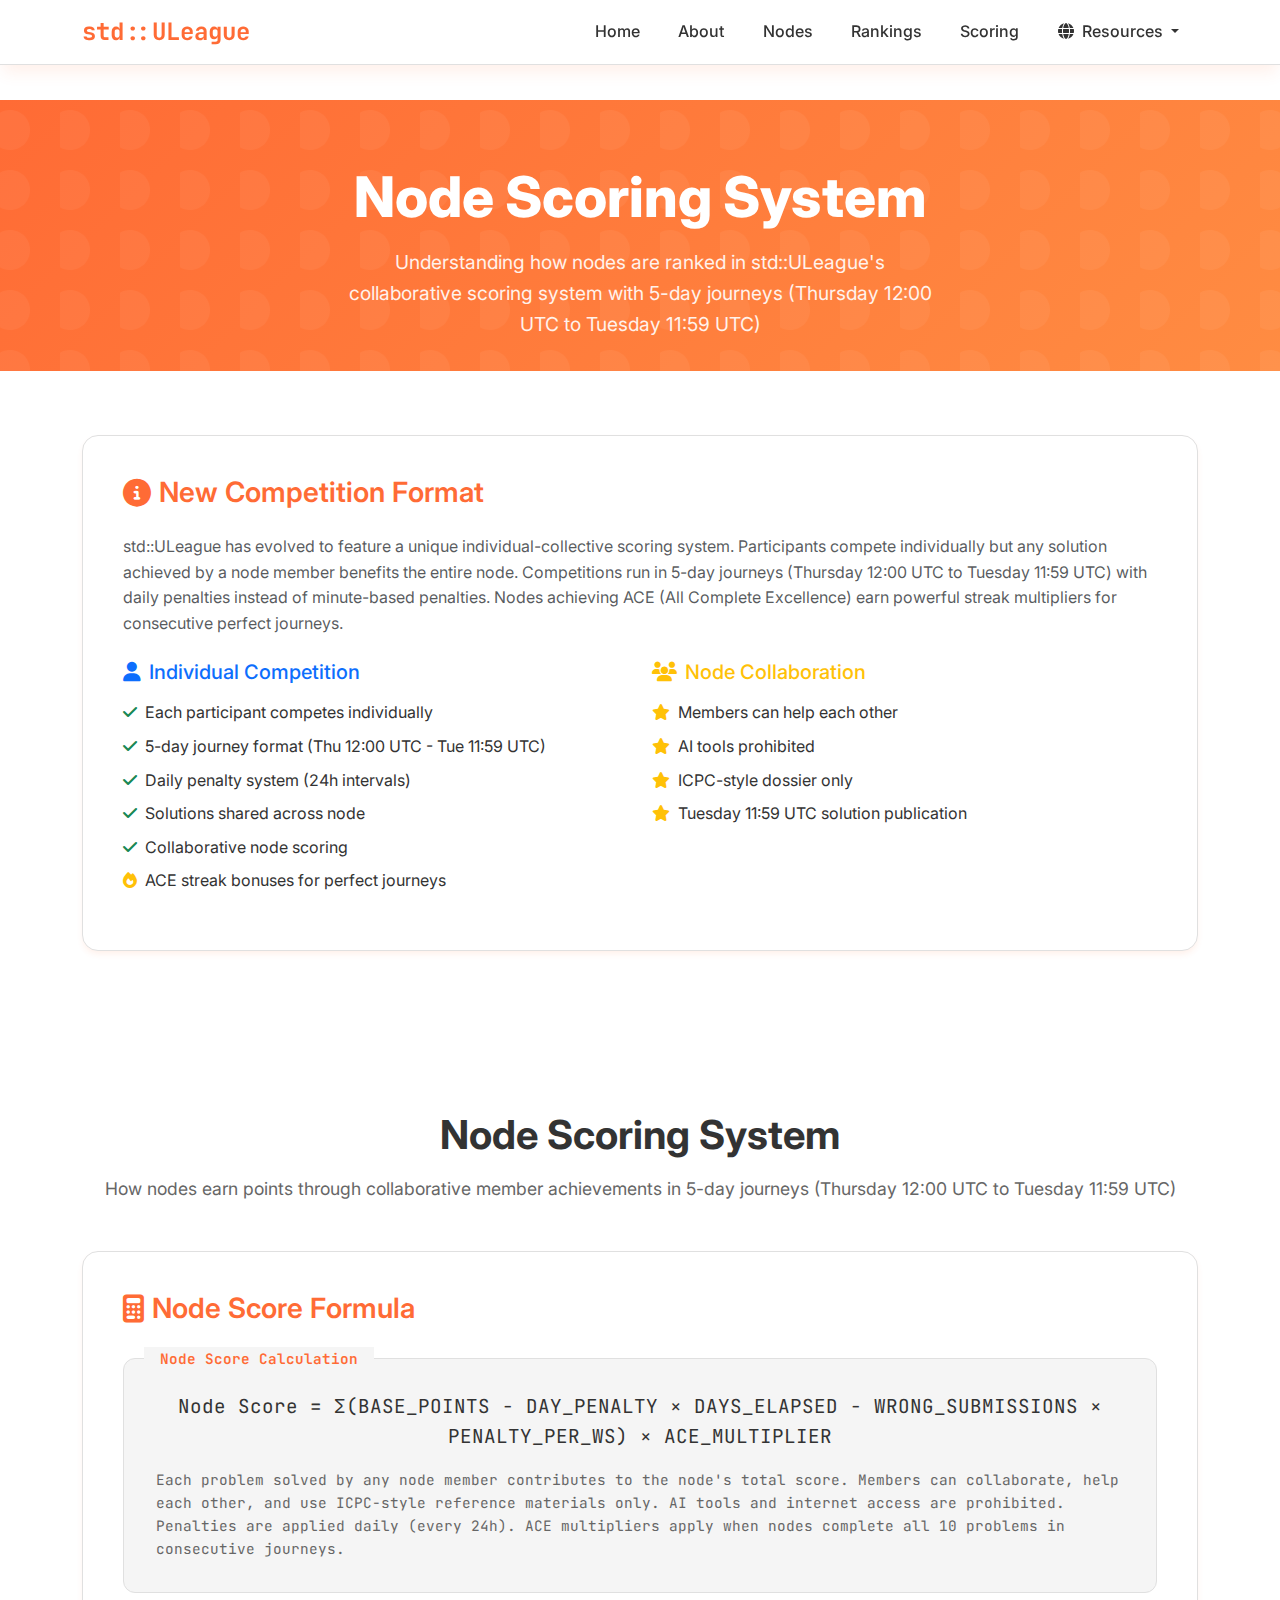
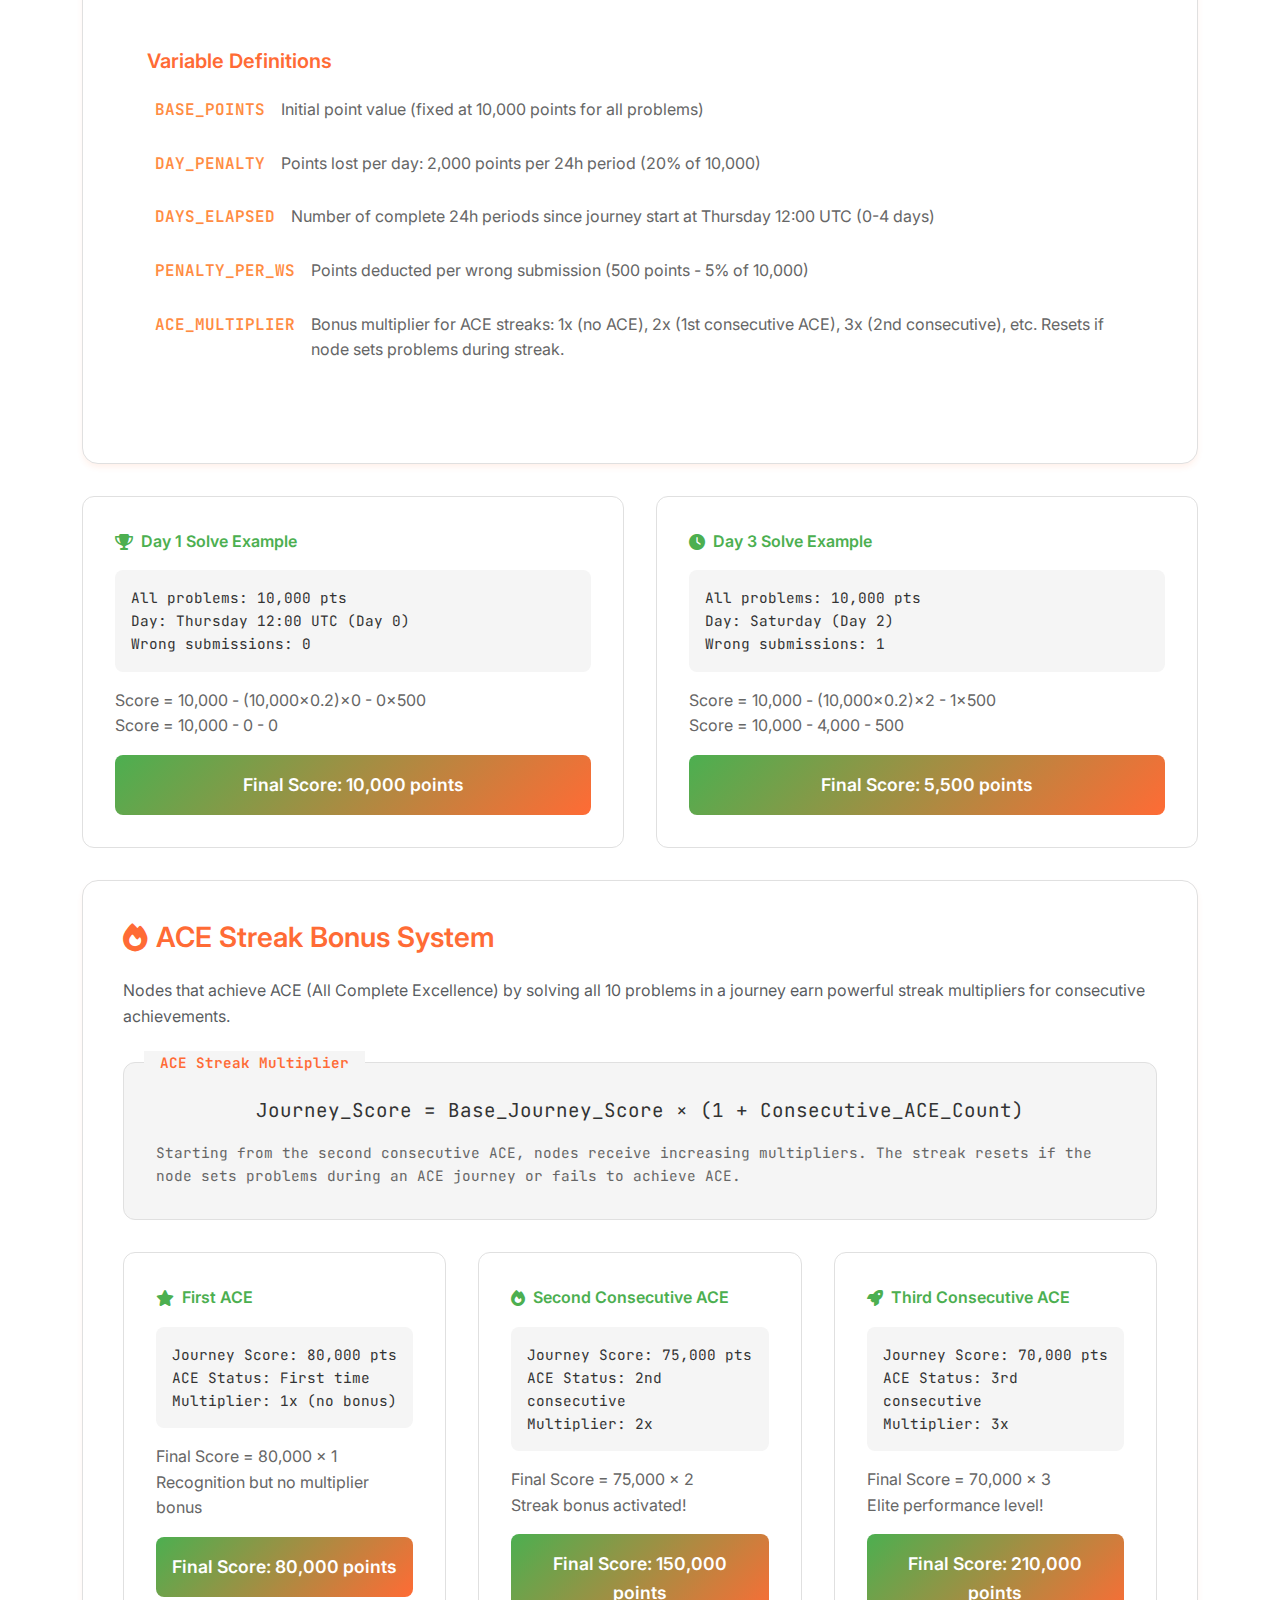
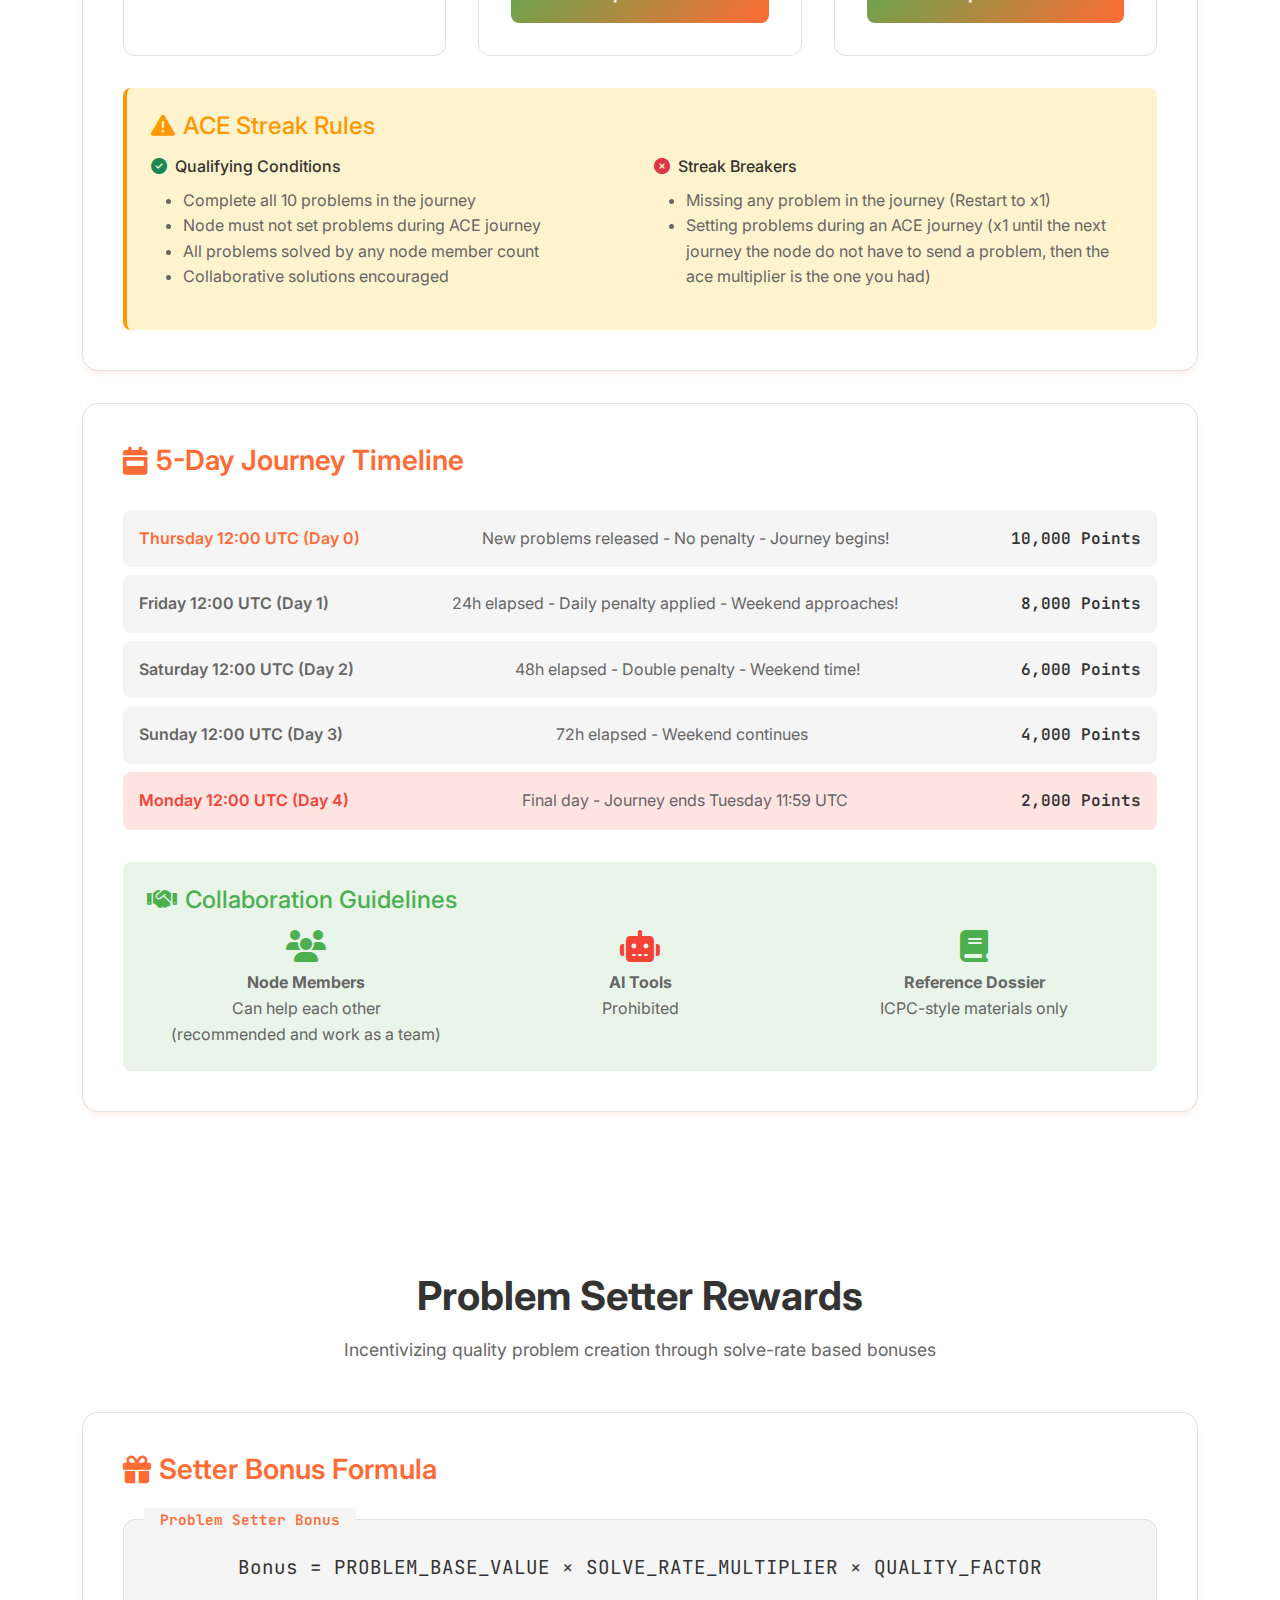
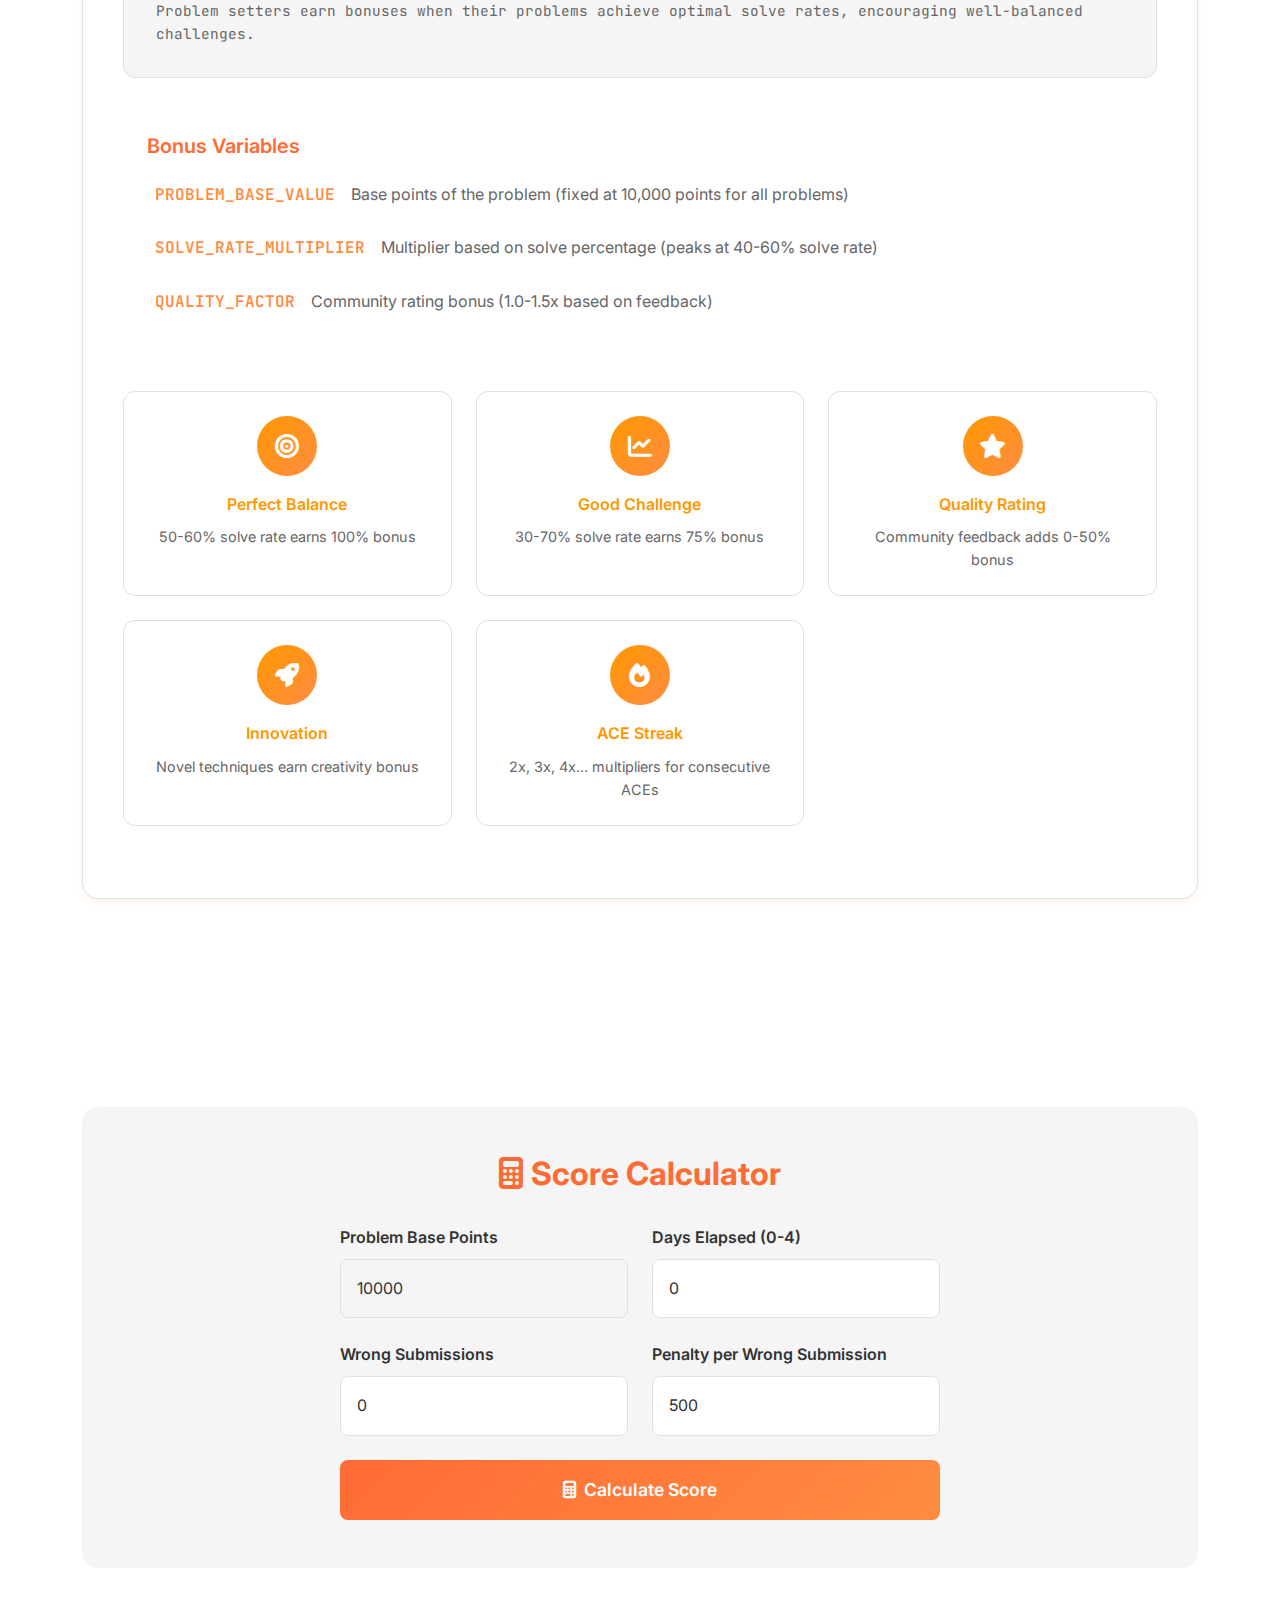
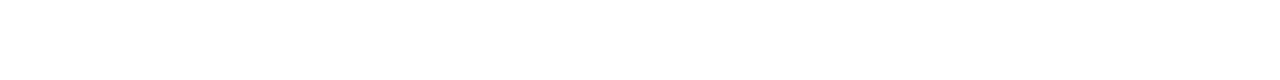
<file: uleague/scoring.html>
<!DOCTYPE html>
<html lang="en">
<head>
    <meta charset="UTF-8">
    <meta name="viewport" content="width=device-width, initial-scale=1.0">
    <title>Scoring System - std::ULeague</title>
    <link rel="icon" type="image/png" href="../stdLearn/_img/favicon.png">
    
    <!-- Bootstrap CSS -->
    <link href="https://cdn.jsdelivr.net/npm/bootstrap@5.3.3/dist/css/bootstrap.min.css" rel="stylesheet">
    <!-- Google Fonts -->
    <link href="https://fonts.googleapis.com/css2?family=JetBrains+Mono:wght@300;400;500;600;700&family=Inter:wght@300;400;500;600;700;800&display=swap" rel="stylesheet">
    <!-- Font Awesome -->
    <link rel="stylesheet" href="https://cdnjs.cloudflare.com/ajax/libs/font-awesome/6.4.0/css/all.min.css">
    
    <style>
        :root {
            --primary-orange: #ff6b35;
            --secondary-orange: #ff8c42;
            --accent-orange: #ff5722;
            --light-orange: #ffab91;
            --primary-white: #ffffff;
            --off-white: #fafafa;
            --light-gray: #f5f5f5;
            --text-dark: #333333;
            --text-gray: #666666;
            --text-light-gray: #999999;
            --border-light: #e0e0e0;
            --success-green: #4caf50;
            --warning-orange: #ff9800;
            --error-red: #f44336;
            --shadow-light: 0 4px 6px -1px rgba(255, 107, 53, 0.1);
            --shadow-medium: 0 10px 15px -3px rgba(255, 107, 53, 0.1);
            --shadow-heavy: 0 25px 50px -12px rgba(255, 107, 53, 0.15);
        }

        * {
            margin: 0;
            padding: 0;
            box-sizing: border-box;
        }

        body {
            font-family: 'Inter', -apple-system, BlinkMacSystemFont, sans-serif;
            background: var(--primary-white);
            color: var(--text-dark);
            line-height: 1.6;
            overflow-x: hidden;
        }

        /* Custom scrollbar */
        ::-webkit-scrollbar {
            width: 8px;
        }

        ::-webkit-scrollbar-track {
            background: var(--light-gray);
        }

        ::-webkit-scrollbar-thumb {
            background: linear-gradient(45deg, var(--primary-orange), var(--secondary-orange));
            border-radius: 4px;
        }

        /* Navbar */
        .navbar {
            background: rgba(255, 255, 255, 0.95) !important;
            backdrop-filter: blur(20px) !important;
            border-bottom: 1px solid var(--border-light) !important;
            box-shadow: var(--shadow-medium) !important;
        }

        .navbar-brand {
            font-family: 'JetBrains Mono', monospace;
            font-weight: 700;
            font-size: 1.5rem;
            color: var(--primary-orange) !important;
            text-decoration: none;
        }

        .navbar-nav .nav-link {
            color: var(--text-dark) !important;
            font-weight: 500;
            padding: 0.5rem 1rem !important;
            border-radius: 6px;
            transition: all 0.3s ease;
            margin: 0 0.2rem;
        }

        .navbar-nav .nav-link:hover {
            color: var(--primary-orange) !important;
            background: rgba(255, 107, 53, 0.1);
        }

        .dropdown-menu {
            background: var(--primary-white) !important;
            border: 1px solid var(--border-light) !important;
            border-radius: 12px !important;
            box-shadow: var(--shadow-heavy) !important;
            padding: 0.5rem !important;
        }

        .dropdown-item {
            color: var(--text-dark) !important;
            padding: 0.75rem 1rem !important;
            border-radius: 8px !important;
            transition: all 0.3s ease !important;
        }

        .dropdown-item:hover {
            background: rgba(255, 107, 53, 0.1) !important;
            color: var(--primary-orange) !important;
        }

        /* Main content */
        .main-content {
            padding-top: 100px;
            min-height: 100vh;
        }

        .page-header {
            background: linear-gradient(135deg, var(--primary-orange) 0%, var(--secondary-orange) 100%);
            padding: 4rem 0 2rem;
            text-align: center;
            position: relative;
            overflow: hidden;
        }

        .page-header::before {
            content: '';
            position: absolute;
            top: 0;
            left: 0;
            right: 0;
            bottom: 0;
            background: url("data:image/svg+xml,%3Csvg width='60' height='60' viewBox='0 0 60 60' xmlns='http://www.w3.org/2000/svg'%3E%3Cg fill='none' fill-rule='evenodd'%3E%3Cg fill='%23ffffff' fill-opacity='0.05'%3E%3Cpath d='M30 30c0-11.046-8.954-20-20-20s-20 8.954-20 20 8.954 20 20 20 20-8.954 20-20z'/%3E%3C/g%3E%3C/g%3E%3C/svg%3E");
        }

        .page-title {
            font-size: 3.5rem;
            font-weight: 800;
            color: var(--primary-white);
            margin-bottom: 1rem;
            position: relative;
            z-index: 2;
        }

        .page-subtitle {
            font-size: 1.2rem;
            color: var(--primary-white);
            opacity: 0.9;
            max-width: 600px;
            margin: 0 auto;
            position: relative;
            z-index: 2;
        }

        /* Content sections */
        .content-section {
            padding: 4rem 0;
        }

        .section-title {
            font-size: 2.5rem;
            font-weight: 700;
            color: var(--text-dark);
            margin-bottom: 1rem;
            text-align: center;
        }

        .section-subtitle {
            color: var(--text-gray);
            text-align: center;
            margin-bottom: 3rem;
            font-size: 1.1rem;
        }

        .scoring-card {
            background: var(--primary-white);
            border: 1px solid var(--border-light);
            border-radius: 16px;
            padding: 2.5rem;
            margin-bottom: 2rem;
            box-shadow: var(--shadow-light);
            transition: all 0.3s ease;
            position: relative;
            overflow: hidden;
        }

        .scoring-card::before {
            content: '';
            position: absolute;
            top: 0;
            left: 0;
            right: 0;
            height: 4px;
            background: linear-gradient(90deg, var(--primary-orange), var(--secondary-orange));
            transform: scaleX(0);
            transition: transform 0.4s ease;
            transform-origin: left;
        }

        .scoring-card:hover {
            transform: translateY(-4px);
            box-shadow: var(--shadow-heavy);
            border-color: var(--primary-orange);
        }

        .scoring-card:hover::before {
            transform: scaleX(1);
        }

        .scoring-card h3 {
            color: var(--primary-orange);
            font-weight: 600;
            margin-bottom: 1.5rem;
            display: flex;
            align-items: center;
            gap: 0.5rem;
        }

        .formula-box {
            background: var(--light-gray);
            border: 1px solid var(--border-light);
            border-radius: 12px;
            padding: 2rem;
            margin: 2rem 0;
            font-family: 'JetBrains Mono', monospace;
            position: relative;
        }

        .formula-title {
            position: absolute;
            top: -12px;
            left: 20px;
            background: var(--light-gray);
            color: var(--primary-orange);
            padding: 0 1rem;
            font-size: 0.9rem;
            font-weight: 600;
        }

        .formula {
            font-size: 1.2rem;
            color: var(--text-dark);
            text-align: center;
            margin-bottom: 1rem;
        }

        .formula-explanation {
            font-size: 0.9rem;
            color: var(--text-gray);
            line-height: 1.6;
        }

        .variables-list {
            background: var(--primary-white);
            border-radius: 8px;
            padding: 1.5rem;
            margin: 1rem 0;
        }

        .variables-list h5 {
            color: var(--primary-orange);
            margin-bottom: 1rem;
            font-weight: 600;
        }

        .variable-item {
            display: flex;
            align-items: flex-start;
            gap: 1rem;
            margin-bottom: 0.75rem;
            padding: 0.5rem;
            border-radius: 6px;
            transition: background 0.3s ease;
        }

        .variable-item:hover {
            background: rgba(255, 213, 79, 0.05);
        }

        .variable-name {
            font-family: 'JetBrains Mono', monospace;
            color: var(--secondary-orange);
            font-weight: 600;
            min-width: 40px;
        }

        .variable-description {
            color: var(--text-gray);
            flex: 1;
        }

        /* Example calculations */
        .example-grid {
            display: grid;
            grid-template-columns: repeat(auto-fit, minmax(300px, 1fr));
            gap: 2rem;
            margin: 2rem 0;
        }

        .example-card {
            background: var(--primary-white);
            border: 1px solid var(--border-light);
            border-radius: 12px;
            padding: 2rem;
            transition: all 0.3s ease;
        }

        .example-card:hover {
            transform: translateY(-2px);
            box-shadow: var(--shadow-medium);
            border-color: var(--success-green);
        }

        .example-title {
            color: var(--success-green);
            font-weight: 600;
            margin-bottom: 1rem;
            display: flex;
            align-items: center;
            gap: 0.5rem;
        }

        .example-scenario {
            background: var(--light-gray);
            border-radius: 8px;
            padding: 1rem;
            margin-bottom: 1rem;
            font-family: 'JetBrains Mono', monospace;
            font-size: 0.9rem;
        }

        .example-calculation {
            color: var(--text-gray);
            margin-bottom: 1rem;
            line-height: 1.6;
        }

        .example-result {
            background: linear-gradient(135deg, var(--success-green), var(--primary-orange));
            color: white;
            padding: 1rem;
            border-radius: 8px;
            text-align: center;
            font-weight: 600;
            font-size: 1.1rem;
        }

        /* Bonus system */
        .bonus-grid {
            display: grid;
            grid-template-columns: repeat(auto-fit, minmax(250px, 1fr));
            gap: 1.5rem;
            margin: 2rem 0;
        }

        .bonus-item {
            background: var(--primary-white);
            border: 1px solid var(--border-light);
            border-radius: 12px;
            padding: 1.5rem;
            text-align: center;
            transition: all 0.3s ease;
        }

        .bonus-item:hover {
            transform: translateY(-2px);
            border-color: var(--warning-orange);
        }

        .bonus-icon {
            width: 60px;
            height: 60px;
            background: linear-gradient(135deg, var(--warning-orange), var(--secondary-orange));
            border-radius: 50%;
            display: flex;
            align-items: center;
            justify-content: center;
            margin: 0 auto 1rem;
            font-size: 1.5rem;
            color: white;
        }

        .bonus-title {
            color: var(--warning-orange);
            font-weight: 600;
            margin-bottom: 0.5rem;
        }

        .bonus-description {
            color: var(--text-gray);
            font-size: 0.9rem;
        }

        /* Interactive calculator */
        .calculator-section {
            background: var(--light-gray);
            border-radius: 16px;
            padding: 3rem;
            margin: 3rem 0;
        }

        .calculator-title {
            text-align: center;
            color: var(--primary-orange);
            font-size: 2rem;
            font-weight: 700;
            margin-bottom: 2rem;
        }

        .calculator-form {
            max-width: 600px;
            margin: 0 auto;
        }

        .form-group {
            margin-bottom: 1.5rem;
        }

        .form-label {
            color: var(--text-dark);
            font-weight: 600;
            margin-bottom: 0.5rem;
            display: block;
        }

        .form-input {
            width: 100%;
            padding: 1rem;
            background: var(--primary-white);
            border: 1px solid var(--border-light);
            border-radius: 8px;
            color: var(--text-dark);
            font-size: 1rem;
            transition: all 0.3s ease;
        }

        .form-input:focus {
            outline: none;
            border-color: var(--primary-orange);
            box-shadow: 0 0 0 3px rgba(255, 107, 53, 0.1);
        }

        .calculate-btn {
            background: linear-gradient(135deg, var(--primary-orange), var(--secondary-orange));
            border: none;
            color: var(--primary-white);
            padding: 1rem 2rem;
            border-radius: 8px;
            font-weight: 600;
            font-size: 1.1rem;
            cursor: pointer;
            transition: all 0.3s ease;
            width: 100%;
        }

        .calculate-btn:hover {
            transform: translateY(-2px);
            box-shadow: 0 8px 20px rgba(255, 213, 79, 0.3);
        }

        .result-display {
            background: var(--primary-white);
            border: 2px solid var(--success-green);
            border-radius: 12px;
            padding: 2rem;
            margin-top: 2rem;
            text-align: center;
            display: none;
        }

        .result-title {
            color: var(--success-green);
            font-weight: 600;
            margin-bottom: 1rem;
        }

        .result-score {
            font-size: 3rem;
            font-weight: 700;
            color: var(--primary-orange);
            font-family: 'JetBrains Mono', monospace;
        }

        /* Responsive */
        @media (max-width: 768px) {
            .page-title {
                font-size: 2.5rem;
            }

            .scoring-card {
                padding: 1.5rem;
            }

            .formula-box {
                padding: 1.5rem;
            }

            .example-grid {
                grid-template-columns: 1fr;
            }

            .calculator-section {
                padding: 2rem 1rem;
            }
        }
    </style>
</head>
<body>
    <!-- Navigation -->
    <nav class="navbar navbar-expand-lg fixed-top">
        <div class="container">
            <a class="navbar-brand" href="index.html">std::ULeague</a>
            
            <button class="navbar-toggler" type="button" data-bs-toggle="collapse" data-bs-target="#navbarNav">
                <span class="navbar-toggler-icon"></span>
            </button>
            
            <div class="collapse navbar-collapse" id="navbarNav">
                <ul class="navbar-nav ms-auto">
                    <li class="nav-item"><a class="nav-link" href="index.html">Home</a></li>
                    <li class="nav-item"><a class="nav-link" href="index.html#about">About</a></li>
                    <li class="nav-item"><a class="nav-link" href="nodes.html">Nodes</a></li>
                    <li class="nav-item"><a class="nav-link" href="leaderboard.html">Rankings</a></li>
                    <li class="nav-item"><a class="nav-link active" href="scoring.html">Scoring</a></li>
                    <li class="nav-item dropdown">
                        <a class="nav-link dropdown-toggle" href="#" role="button" data-bs-toggle="dropdown">
                            <i class="fas fa-globe me-1"></i> Resources
                        </a>
                        <ul class="dropdown-menu">
                            <li><a class="dropdown-item" href="../index.html">
                                <i class="fas fa-world me-2"></i>std::World
                            </a></li>
                            <li><a class="dropdown-item" href="../stdLearn/index.html">
                                <i class="fas fa-graduation-cap me-2"></i>std::Learn
                            </a></li>
                            <li><a class="dropdown-item" href="rules.html">
                                <i class="fas fa-book me-2"></i>Competition Rules
                            </a></li>
                        </ul>
                    </li>
                </ul>
            </div>
        </div>
    </nav>

    <div class="main-content">
        <!-- Page Header -->
        <section class="page-header">
            <div class="container">
                <h1 class="page-title">Node Scoring System</h1>
                <p class="page-subtitle">
                    Understanding how nodes are ranked in std::ULeague's collaborative scoring system with 5-day journeys (Thursday 12:00 UTC to Tuesday 11:59 UTC)
                </p>
            </div>
        </section>

        <!-- Overview Section -->
        <section class="content-section">
            <div class="container">
                <div class="scoring-card">
                    <h3><i class="fas fa-info-circle"></i>New Competition Format</h3>
                    <p class="text-muted mb-4">
                        std::ULeague has evolved to feature a unique individual-collective scoring system. Participants compete individually 
                        but any solution achieved by a node member benefits the entire node. Competitions run in 5-day journeys 
                        (Thursday 12:00 UTC to Tuesday 11:59 UTC) with daily penalties instead of minute-based penalties. Nodes achieving ACE (All Complete Excellence) 
                        earn powerful streak multipliers for consecutive perfect journeys.
                    </p>
                    
                    <div class="row">
                        <div class="col-md-6">
                            <h5 class="text-primary mb-3"><i class="fas fa-user me-2"></i>Individual Competition</h5>
                            <ul class="list-unstyled">
                                <li class="mb-2"><i class="fas fa-check text-success me-2"></i>Each participant competes individually</li>
                                <li class="mb-2"><i class="fas fa-check text-success me-2"></i>5-day journey format (Thu 12:00 UTC - Tue 11:59 UTC)</li>
                                <li class="mb-2"><i class="fas fa-check text-success me-2"></i>Daily penalty system (24h intervals)</li>
                                <li class="mb-2"><i class="fas fa-check text-success me-2"></i>Solutions shared across node</li>
                                <li class="mb-2"><i class="fas fa-check text-success me-2"></i>Collaborative node scoring</li>
                                <li class="mb-2"><i class="fas fa-fire text-warning me-2"></i>ACE streak bonuses for perfect journeys</li>
                            </ul>
                        </div>
                        <div class="col-md-6">
                            <h5 class="text-warning mb-3"><i class="fas fa-users me-2"></i>Node Collaboration</h5>
                            <ul class="list-unstyled">
                                <li class="mb-2"><i class="fas fa-star text-warning me-2"></i>Members can help each other</li>
                                <li class="mb-2"><i class="fas fa-star text-warning me-2"></i>AI tools prohibited</li>
                                <li class="mb-2"><i class="fas fa-star text-warning me-2"></i>ICPC-style dossier only</li>
                                <li class="mb-2"><i class="fas fa-star text-warning me-2"></i>Tuesday 11:59 UTC solution publication</li>
                            </ul>
                        </div>
                    </div>
                </div>
            </div>
        </section>

        <!-- Problem Solving Scoring -->
                <!-- Node Scoring -->
        <section class="content-section">
            <div class="container">
                <h2 class="section-title">Node Scoring System</h2>
                <p class="section-subtitle">
                    How nodes earn points through collaborative member achievements in 5-day journeys (Thursday 12:00 UTC to Tuesday 11:59 UTC)
                </p>

                <div class="scoring-card">
                    <h3><i class="fas fa-calculator"></i>Node Score Formula</h3>
                    
                    <div class="formula-box">
                        <div class="formula-title">Node Score Calculation</div>
                        <div class="formula">
                            Node Score = Σ(BASE_POINTS - DAY_PENALTY × DAYS_ELAPSED - WRONG_SUBMISSIONS × PENALTY_PER_WS) × ACE_MULTIPLIER
                        </div>
                        <div class="formula-explanation">
                            Each problem solved by any node member contributes to the node's total score. Members can collaborate, help each other, and use ICPC-style reference materials only. AI tools and internet access are prohibited. Penalties are applied daily (every 24h). ACE multipliers apply when nodes complete all 10 problems in consecutive journeys.
                        </div>
                    </div>

                    <div class="variables-list">
                        <h5>Variable Definitions</h5>
                        <div class="variable-item">
                            <span class="variable-name">BASE_POINTS</span>
                            <span class="variable-description">Initial point value (fixed at 10,000 points for all problems)</span>
                        </div>
                        <div class="variable-item">
                            <span class="variable-name">DAY_PENALTY</span>
                            <span class="variable-description">Points lost per day: 2,000 points per 24h period (20% of 10,000)</span>
                        </div>
                        <div class="variable-item">
                            <span class="variable-name">DAYS_ELAPSED</span>
                            <span class="variable-description">Number of complete 24h periods since journey start at Thursday 12:00 UTC (0-4 days)</span>
                        </div>
                        <div class="variable-item">
                            <span class="variable-name">PENALTY_PER_WS</span>
                            <span class="variable-description">Points deducted per wrong submission (500 points - 5% of 10,000)</span>
                        </div>
                        <div class="variable-item">
                            <span class="variable-name">ACE_MULTIPLIER</span>
                            <span class="variable-description">Bonus multiplier for ACE streaks: 1x (no ACE), 2x (1st consecutive ACE), 3x (2nd consecutive), etc. Resets if node sets problems during streak.</span>
                        </div>
                    </div>
                </div>

                <div class="example-grid">
                    <div class="example-card">
                        <div class="example-title">
                            <i class="fas fa-trophy"></i>Day 1 Solve Example
                        </div>
                        <div class="example-scenario">
                            All problems: 10,000 pts<br>
                            Day: Thursday 12:00 UTC (Day 0)<br>
                            Wrong submissions: 0
                        </div>
                        <div class="example-calculation">
                            Score = 10,000 - (10,000×0.2)×0 - 0×500<br>
                            Score = 10,000 - 0 - 0
                        </div>
                        <div class="example-result">
                            Final Score: 10,000 points
                        </div>
                    </div>

                    <div class="example-card">
                        <div class="example-title">
                            <i class="fas fa-clock"></i>Day 3 Solve Example
                        </div>
                        <div class="example-scenario">
                            All problems: 10,000 pts<br>
                            Day: Saturday (Day 2)<br>
                            Wrong submissions: 1
                        </div>
                        <div class="example-calculation">
                            Score = 10,000 - (10,000×0.2)×2 - 1×500<br>
                            Score = 10,000 - 4,000 - 500
                        </div>
                        <div class="example-result">
                            Final Score: 5,500 points
                        </div>
                    </div>
                </div>

                <!-- ACE Streak Bonus System -->
                <div class="scoring-card" style="margin-top: 2rem;">
                    <h3><i class="fas fa-fire"></i>ACE Streak Bonus System</h3>
                    <p class="text-muted mb-4">
                        Nodes that achieve ACE (All Complete Excellence) by solving all 10 problems in a journey earn powerful streak multipliers for consecutive achievements.
                    </p>
                    
                    <div class="formula-box">
                        <div class="formula-title">ACE Streak Multiplier</div>
                        <div class="formula">
                            Journey_Score = Base_Journey_Score × (1 + Consecutive_ACE_Count)
                        </div>
                        <div class="formula-explanation">
                            Starting from the second consecutive ACE, nodes receive increasing multipliers. The streak resets if the node sets problems during an ACE journey or fails to achieve ACE.
                        </div>
                    </div>

                    <div class="example-grid">
                        <div class="example-card">
                            <div class="example-title">
                                <i class="fas fa-star"></i>First ACE
                            </div>
                            <div class="example-scenario">
                                Journey Score: 80,000 pts<br>
                                ACE Status: First time<br>
                                Multiplier: 1x (no bonus)
                            </div>
                            <div class="example-calculation">
                                Final Score = 80,000 × 1<br>
                                Recognition but no multiplier bonus
                            </div>
                            <div class="example-result">
                                Final Score: 80,000 points
                            </div>
                        </div>

                        <div class="example-card">
                            <div class="example-title">
                                <i class="fas fa-fire"></i>Second Consecutive ACE
                            </div>
                            <div class="example-scenario">
                                Journey Score: 75,000 pts<br>
                                ACE Status: 2nd consecutive<br>
                                Multiplier: 2x
                            </div>
                            <div class="example-calculation">
                                Final Score = 75,000 × 2<br>
                                Streak bonus activated!
                            </div>
                            <div class="example-result">
                                Final Score: 150,000 points
                            </div>
                        </div>

                        <div class="example-card">
                            <div class="example-title">
                                <i class="fas fa-rocket"></i>Third Consecutive ACE
                            </div>
                            <div class="example-scenario">
                                Journey Score: 70,000 pts<br>
                                ACE Status: 3rd consecutive<br>
                                Multiplier: 3x
                            </div>
                            <div class="example-calculation">
                                Final Score = 70,000 × 3<br>
                                Elite performance level!
                            </div>
                            <div class="example-result">
                                Final Score: 210,000 points
                            </div>
                        </div>
                    </div>

                    <!-- ACE Rules -->
                    <div style="background: #fff3cd; border-radius: 8px; padding: 1.5rem; margin-top: 2rem; border-left: 4px solid var(--warning-orange);">
                        <h4 style="color: var(--warning-orange); margin-bottom: 1rem;">
                            <i class="fas fa-exclamation-triangle me-2"></i>ACE Streak Rules
                        </h4>
                        <div class="row">
                            <div class="col-md-6">
                                <h5 style="color: var(--text-dark); font-size: 1rem; margin-bottom: 0.75rem;">
                                    <i class="fas fa-check-circle text-success me-2"></i>Qualifying Conditions
                                </h5>
                                <ul style="color: var(--text-gray); margin-bottom: 1rem;">
                                    <li>Complete all 10 problems in the journey</li>
                                    <li>Node must not set problems during ACE journey</li>
                                    <li>All problems solved by any node member count</li>
                                    <li>Collaborative solutions encouraged</li>
                                </ul>
                            </div>
                            <div class="col-md-6">
                                <h5 style="color: var(--text-dark); font-size: 1rem; margin-bottom: 0.75rem;">
                                    <i class="fas fa-times-circle text-danger me-2"></i>Streak Breakers
                                </h5>
                                <ul style="color: var(--text-gray); margin-bottom: 1rem;">
                                    <li>Missing any problem in the journey (Restart to x1)</li>
                                    <li>Setting problems during an ACE journey (x1 until the next journey the node do not have to send a problem, then the ace multiplier is the one you had) </li>
                                </ul>
                            </div>
                        </div>
                    </div>
                </div>

                <!-- 5-Day Journey Timeline -->
                <div class="scoring-card" style="margin-top: 2rem;">
                    <h3><i class="fas fa-calendar-week"></i>5-Day Journey Timeline</h3>
                    
                    <div class="timeline-container" style="margin: 2rem 0;">
                        <div class="journey-day" style="display: flex; justify-content: space-between; align-items: center; padding: 1rem; background: var(--light-gray); border-radius: 8px; margin-bottom: 0.5rem;">
                            <div style="font-weight: 600; color: var(--primary-orange);">Thursday 12:00 UTC (Day 0)</div>
                            <div style="color: var(--text-gray);">New problems released - No penalty - Journey begins!</div>
                            <div style="font-family: 'JetBrains Mono', monospace; font-weight: 600;">10,000 Points</div>
                        </div>
                        <div class="journey-day" style="display: flex; justify-content: space-between; align-items: center; padding: 1rem; background: var(--light-gray); border-radius: 8px; margin-bottom: 0.5rem;">
                            <div style="font-weight: 600; color: var(--text-gray);">Friday 12:00 UTC (Day 1)</div>
                            <div style="color: var(--text-gray);">24h elapsed - Daily penalty applied - Weekend approaches!</div>
                            <div style="font-family: 'JetBrains Mono', monospace; font-weight: 600;">8,000 Points</div>
                        </div>
                        <div class="journey-day" style="display: flex; justify-content: space-between; align-items: center; padding: 1rem; background: var(--light-gray); border-radius: 8px; margin-bottom: 0.5rem;">
                            <div style="font-weight: 600; color: var(--text-gray);">Saturday 12:00 UTC (Day 2)</div>
                            <div style="color: var(--text-gray);">48h elapsed - Double penalty - Weekend time!</div>
                            <div style="font-family: 'JetBrains Mono', monospace; font-weight: 600;">6,000 Points</div>
                        </div>
                        <div class="journey-day" style="display: flex; justify-content: space-between; align-items: center; padding: 1rem; background: var(--light-gray); border-radius: 8px; margin-bottom: 0.5rem;">
                            <div style="font-weight: 600; color: var(--text-gray);">Sunday 12:00 UTC (Day 3)</div>
                            <div style="color: var(--text-gray);">72h elapsed - Weekend continues</div>
                            <div style="font-family: 'JetBrains Mono', monospace; font-weight: 600;">4,000 Points</div>
                        </div>
                        <div class="journey-day" style="display: flex; justify-content: space-between; align-items: center; padding: 1rem; background: #ffe4e1; border-radius: 8px; margin-bottom: 0.5rem;">
                            <div style="font-weight: 600; color: var(--error-red);">Monday 12:00 UTC (Day 4)</div>
                            <div style="color: var(--text-gray);">Final day - Journey ends Tuesday 11:59 UTC</div>
                            <div style="font-family: 'JetBrains Mono', monospace; font-weight: 600;">2,000 Points</div>
                        </div>
                    </div>

                    <!-- Collaboration Guidelines -->
                    <div style="background: #e8f5e8; border-radius: 8px; padding: 1.5rem; margin-top: 2rem;">
                        <h4 style="color: var(--success-green); margin-bottom: 1rem;">
                            <i class="fas fa-handshake me-2"></i>Collaboration Guidelines
                        </h4>
                        <div style="display: grid; grid-template-columns: repeat(auto-fit, minmax(200px, 1fr)); gap: 1rem;">
                            <div style="text-align: center;">
                                <i class="fas fa-users" style="font-size: 2rem; color: var(--success-green); margin-bottom: 0.5rem;"></i>
                                <p style="color: var(--text-gray); margin: 0;"><strong>Node Members</strong><br>Can help each other <br>(recommended and work as a team)</p>
                            </div>
                            <div style="text-align: center;">
                                <i class="fas fa-robot" style="font-size: 2rem; color: var(--error-red); margin-bottom: 0.5rem;"></i>
                                <p style="color: var(--text-gray); margin: 0;"><strong>AI Tools</strong><br>Prohibited</p>
                            </div>
                            <div style="text-align: center;">
                                <i class="fas fa-book" style="font-size: 2rem; color: var(--success-green); margin-bottom: 0.5rem;"></i>
                                <p style="color: var(--text-gray); margin: 0;"><strong>Reference Dossier</strong><br>ICPC-style materials only</p>
                            </div>
                        </div>
                    </div>
                </div>
            </div>
        </section>

        <!-- Problem Setter Bonuses -->
        <section class="content-section">
            <div class="container">
                <h2 class="section-title">Problem Setter Rewards</h2>
                <p class="section-subtitle">
                    Incentivizing quality problem creation through solve-rate based bonuses
                </p>

                <div class="scoring-card">
                    <h3><i class="fas fa-gift"></i>Setter Bonus Formula</h3>
                    
                    <div class="formula-box">
                        <div class="formula-title">Problem Setter Bonus</div>
                        <div class="formula">
                            Bonus = PROBLEM_BASE_VALUE × SOLVE_RATE_MULTIPLIER × QUALITY_FACTOR
                        </div>
                        <div class="formula-explanation">
                            Problem setters earn bonuses when their problems achieve optimal solve rates, encouraging well-balanced challenges.
                        </div>
                    </div>

                    <div class="variables-list">
                        <h5>Bonus Variables</h5>
                        <div class="variable-item">
                            <span class="variable-name">PROBLEM_BASE_VALUE</span>
                            <span class="variable-description">Base points of the problem (fixed at 10,000 points for all problems)</span>
                        </div>
                        <div class="variable-item">
                            <span class="variable-name">SOLVE_RATE_MULTIPLIER</span>
                            <span class="variable-description">Multiplier based on solve percentage (peaks at 40-60% solve rate)</span>
                        </div>
                        <div class="variable-item">
                            <span class="variable-name">QUALITY_FACTOR</span>
                            <span class="variable-description">Community rating bonus (1.0-1.5x based on feedback)</span>
                        </div>
                    </div>

                    <div class="bonus-grid">
                        <div class="bonus-item">
                            <div class="bonus-icon">
                                <i class="fas fa-bullseye"></i>
                            </div>
                            <div class="bonus-title">Perfect Balance</div>
                            <div class="bonus-description">50-60% solve rate earns 100% bonus</div>
                        </div>
                        <div class="bonus-item">
                            <div class="bonus-icon">
                                <i class="fas fa-chart-line"></i>
                            </div>
                            <div class="bonus-title">Good Challenge</div>
                            <div class="bonus-description">30-70% solve rate earns 75% bonus</div>
                        </div>
                        <div class="bonus-item">
                            <div class="bonus-icon">
                                <i class="fas fa-star"></i>
                            </div>
                            <div class="bonus-title">Quality Rating</div>
                            <div class="bonus-description">Community feedback adds 0-50% bonus</div>
                        </div>
                        <div class="bonus-item">
                            <div class="bonus-icon">
                                <i class="fas fa-rocket"></i>
                            </div>
                            <div class="bonus-title">Innovation</div>
                            <div class="bonus-description">Novel techniques earn creativity bonus</div>
                        </div>
                        <div class="bonus-item">
                            <div class="bonus-icon">
                                <i class="fas fa-fire"></i>
                            </div>
                            <div class="bonus-title">ACE Streak</div>
                            <div class="bonus-description">2x, 3x, 4x... multipliers for consecutive ACEs</div>
                        </div>
                    </div>
                </div>
            </div>
        </section>

        <!-- Interactive Calculator -->
        <section class="content-section">
            <div class="container">
                <div class="calculator-section">
                    <h2 class="calculator-title">
                        <i class="fas fa-calculator me-2"></i>Score Calculator
                    </h2>
                    
                    <form class="calculator-form" id="scoreCalculator">
                        <div class="row">
                            <div class="col-md-6">
                                <div class="form-group">
                                    <label class="form-label">Problem Base Points</label>
                                    <input type="number" class="form-input" id="difficulty" value="10000" readonly style="background-color: var(--light-gray);">
                                </div>
                            </div>
                            <div class="col-md-6">
                                <div class="form-group">
                                    <label class="form-label">Days Elapsed (0-4)</label>
                                    <input type="number" class="form-input" id="time" value="0" min="0" max="4">
                                </div>
                            </div>
                        </div>
                        
                        <div class="row">
                            <div class="col-md-6">
                                <div class="form-group">
                                    <label class="form-label">Wrong Submissions</label>
                                    <input type="number" class="form-input" id="wrongSubmissions" value="0" min="0" max="20">
                                </div>
                            </div>
                            <div class="col-md-6">
                                <div class="form-group">
                                    <label class="form-label">Penalty per Wrong Submission</label>
                                    <input type="number" class="form-input" id="penalty" value="500" min="0" max="1000">
                                </div>
                            </div>
                        </div>
                        
                        <button type="submit" class="calculate-btn">
                            <i class="fas fa-calculator me-2"></i>Calculate Score
                        </button>
                    </form>
                    
                    <div class="result-display" id="resultDisplay">
                        <div class="result-title">Your Calculated Score</div>
                        <div class="result-score" id="resultScore">0</div>
                        <div class="text-muted mt-2" id="resultBreakdown"></div>
                    </div>
                </div>
            </div>
        </section>
    </div>

    <!-- Bootstrap JS -->
    <script src="https://cdn.jsdelivr.net/npm/bootstrap@5.3.3/dist/js/bootstrap.bundle.min.js"></script>
    
    <script>
        // Score calculator functionality
        document.getElementById('scoreCalculator').addEventListener('submit', function(e) {
            e.preventDefault();
            
            const basePoints = 10000; // Fixed base points
            const daysElapsed = parseInt(document.getElementById('time').value);
            const wrongSubmissions = parseInt(document.getElementById('wrongSubmissions').value);
            const penaltyPerWS = parseInt(document.getElementById('penalty').value);
            
            // Calculate score using the new formula
            const dayPenalty = 2000; // 20% of 10,000
            const timePenalty = daysElapsed * dayPenalty;
            const wrongSubmissionPenalty = wrongSubmissions * penaltyPerWS;
            const finalScore = Math.max(0, basePoints - timePenalty - wrongSubmissionPenalty);
            
            // Display result
            const resultDisplay = document.getElementById('resultDisplay');
            const resultScore = document.getElementById('resultScore');
            const resultBreakdown = document.getElementById('resultBreakdown');
            
            resultScore.textContent = Math.round(finalScore);
            
            resultBreakdown.innerHTML = `
                <strong>Calculation Breakdown:</strong><br>
                Base Points: ${basePoints.toLocaleString()}<br>
                Day Penalty (${daysElapsed} days × 2,000): -${timePenalty.toLocaleString()}<br>
                Wrong Submission Penalty (${wrongSubmissions} × ${penaltyPerWS}): -${wrongSubmissionPenalty.toLocaleString()}<br>
                <strong>Final Score: ${Math.round(finalScore).toLocaleString()}</strong>
            `;
            
            resultDisplay.style.display = 'block';
            
            // Animate the score display
            animateScore(resultScore, finalScore);
        });

        function animateScore(element, target) {
            const duration = 1000;
            const steps = 60;
            const stepSize = target / steps;
            let current = 0;
            
            const timer = setInterval(() => {
                current += stepSize;
                if (current >= target) {
                    current = target;
                    clearInterval(timer);
                }
                element.textContent = Math.round(current).toLocaleString();
            }, duration / steps);
        }

        // Remove the difficulty change listener since base points are now fixed

        // Smooth scrolling for internal links
        document.querySelectorAll('a[href^="#"]').forEach(anchor => {
            anchor.addEventListener('click', function (e) {
                e.preventDefault();
                const target = document.querySelector(this.getAttribute('href'));
                if (target) {
                    target.scrollIntoView({
                        behavior: 'smooth',
                        block: 'start'
                    });
                }
            });
        });

        // Add interactive hover effects to formula boxes
        document.querySelectorAll('.formula-box').forEach(box => {
            box.addEventListener('mouseenter', function() {
                this.style.transform = 'translateY(-2px)';
                this.style.boxShadow = '0 8px 25px rgba(255, 213, 79, 0.2)';
            });
            
            box.addEventListener('mouseleave', function() {
                this.style.transform = 'translateY(0)';
                this.style.boxShadow = '';
            });
        });
    </script>
</body>
</html>
</file>
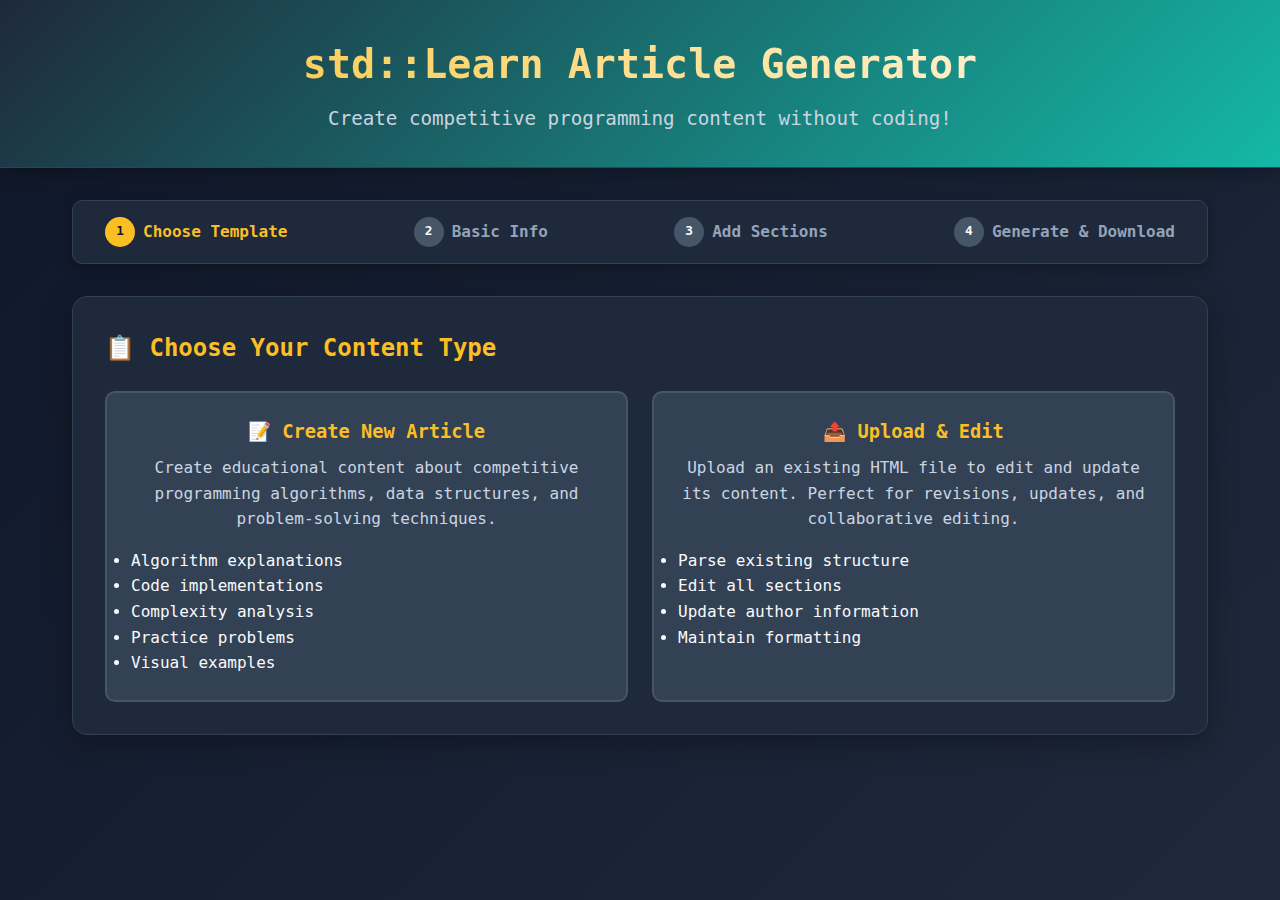
<file: stdLearn/_article-generator/article-generator.html>
<!DOCTYPE html>
<html lang="en">
<head>
    <meta charset="UTF-8">
    <meta name="viewport" content="width=device-width, initial-scale=1.0">
    <title>Article Generator - std::Learn</title>
    <link rel="icon" type="image/svg+xml" href="../_img/favicon.svg">
    <style>
        :root {
            --primary-gold: #fbbf24;
            --secondary-gold: #f59e0b;
            --white: #ffffff;
            --light-grey: #374151;
            --dark-blue: #1e293b;
            --darker-blue: #0f172a;
            --slate-800: #1e293b;
            --slate-700: #334155;
            --slate-600: #475569;
            --slate-500: #64748b;
            --slate-400: #94a3b8;
            --slate-300: #cbd5e1;
            --slate-200: #e2e8f0;
            --slate-100: #f1f5f9;
            --teal: #14b8a6;
            --green: #10b981;
            --yellow: #f59e0b;
            --red: #ef4444;
            --purple: #a855f7;
            --text-primary: #f8fafc;
            --text-secondary: #cbd5e1;
            --text-muted: #94a3b8;
            --success: #10b981;
            --warning: #f59e0b;
        }

        * {
            margin: 0;
            padding: 0;
            box-sizing: border-box;
        }

        body {
            font-family: 'JetBrains Mono', 'Fira Code', 'Source Code Pro', 'Consolas', monospace;
            line-height: 1.6;
            color: var(--text-primary);
            background: linear-gradient(135deg, var(--darker-blue) 0%, var(--slate-800) 100%);
            min-height: 100vh;
        }

        .header {
            background: linear-gradient(135deg, var(--slate-800) 0%, var(--teal) 100%);
            color: var(--white);
            padding: 2rem 0;
            text-align: center;
            box-shadow: 0 4px 20px rgba(0,0,0,0.3);
            border-bottom: 1px solid var(--slate-700);
        }

        .header h1 {
            font-size: 2.5rem;
            margin-bottom: 0.5rem;
            background: linear-gradient(45deg, var(--primary-gold), var(--white));
            -webkit-background-clip: text;
            -webkit-text-fill-color: transparent;
            background-clip: text;
        }

        .header p {
            font-size: 1.2rem;
            color: var(--text-secondary);
        }

        .container {
            max-width: 1200px;
            margin: 2rem auto;
            padding: 0 2rem;
        }

        .template-selector {
            background: var(--slate-800);
            padding: 2rem;
            border-radius: 15px;
            margin-bottom: 2rem;
            box-shadow: 0 8px 30px rgba(0,0,0,0.3);
            border: 1px solid var(--slate-700);
        }

        .template-selector h2 {
            color: var(--primary-gold);
            margin-bottom: 1rem;
            display: flex;
            align-items: center;
            gap: 0.5rem;
        }

        .template-options {
            display: grid;
            grid-template-columns: repeat(auto-fit, minmax(300px, 1fr));
            gap: 1.5rem;
            margin-top: 1.5rem;
        }

        .template-option {
            border: 2px solid var(--slate-600);
            border-radius: 10px;
            padding: 1.5rem;
            cursor: pointer;
            transition: all 0.3s ease;
            text-align: center;
            background: var(--slate-700);
        }

        .template-option:hover {
            border-color: var(--primary-gold);
            box-shadow: 0 5px 15px rgba(251, 191, 36, 0.2);
        }

        .template-option.selected {
            border-color: var(--teal);
            background: rgba(20, 184, 166, 0.1);
        }

        .template-option h3 {
            color: var(--primary-gold);
            margin-bottom: 0.5rem;
        }

        .template-option p {
            color: var(--text-secondary);
        }

        .form-container {
            background: var(--slate-800);
            padding: 2rem;
            border-radius: 15px;
            margin-bottom: 2rem;
            box-shadow: 0 8px 30px rgba(0,0,0,0.3);
            border: 1px solid var(--slate-700);
            display: none;
        }

        .form-container.active {
            display: block;
        }

        .form-section {
            margin-bottom: 2rem;
            padding: 1.5rem;
            border: 1px solid var(--slate-600);
            border-radius: 10px;
            background: var(--slate-700);
        }

        .form-section h3 {
            color: var(--primary-gold);
            margin-bottom: 1rem;
            display: flex;
            align-items: center;
            gap: 0.5rem;
        }

        .form-group {
            margin-bottom: 1rem;
        }

        .form-group label {
            display: block;
            margin-bottom: 0.5rem;
            font-weight: 600;
            color: var(--text-primary);
        }

        .form-group input,
        .form-group textarea,
        .form-group select {
            width: 100%;
            padding: 0.8rem;
            border: 1px solid var(--slate-600);
            border-radius: 8px;
            font-size: 1rem;
            transition: border-color 0.3s ease;
            background: var(--slate-600);
            color: var(--text-primary);
        }

        .form-group input:focus,
        .form-group textarea:focus,
        .form-group select:focus {
            outline: none;
            border-color: var(--primary-gold);
            box-shadow: 0 0 0 3px rgba(251, 191, 36, 0.1);
        }

        .form-group textarea {
            resize: vertical;
            min-height: 100px;
        }

        .form-row {
            display: grid;
            grid-template-columns: repeat(auto-fit, minmax(200px, 1fr));
            gap: 1rem;
        }

        .section-manager {
            background: var(--slate-800);
            padding: 2rem;
            border-radius: 15px;
            margin-bottom: 2rem;
            box-shadow: 0 8px 30px rgba(0,0,0,0.3);
            border: 1px solid var(--slate-700);
        }

        .section-manager h3 {
            color: var(--primary-gold);
            margin-bottom: 1rem;
            display: flex;
            align-items: center;
            gap: 0.5rem;
        }

        .available-sections {
            display: grid;
            grid-template-columns: repeat(auto-fit, minmax(250px, 1fr));
            gap: 1rem;
            margin-bottom: 2rem;
        }

        .section-card {
            border: 2px dashed var(--slate-600);
            padding: 1rem;
            border-radius: 8px;
            cursor: pointer;
            transition: all 0.3s ease;
            text-align: center;
            background: var(--slate-700);
        }

        .section-card:hover {
            border-color: var(--primary-gold);
            background: rgba(251, 191, 36, 0.1);
        }

        .section-card h4 {
            color: var(--primary-gold);
            margin-bottom: 0.5rem;
        }

        .section-card p {
            color: var(--text-secondary);
        }

        .selected-sections {
            border: 2px solid var(--teal);
            padding: 1.5rem;
            border-radius: 10px;
            background: rgba(20, 184, 166, 0.1);
            min-height: 100px;
        }

        .selected-section-item {
            background: var(--slate-600);
            padding: 1rem;
            margin-bottom: 0.5rem;
            border-radius: 8px;
            display: flex;
            justify-content: space-between;
            align-items: center;
            box-shadow: 0 2px 8px rgba(0,0,0,0.3);
            border-left: 4px solid var(--slate-500);
            transition: all 0.3s ease;
        }

        .selected-section-item.edited {
            border-left-color: var(--teal);
            background: rgba(20, 184, 166, 0.1);
        }

        .selected-section-item.edited span {
            color: var(--teal);
            font-weight: 600;
        }

        .selected-section-item span {
            color: var(--text-primary);
        }

        .btn {
            padding: 0.8rem 1.5rem;
            border: none;
            border-radius: 25px;
            font-size: 1rem;
            cursor: pointer;
            transition: all 0.3s ease;
            font-weight: 600;
        }

        .btn-primary {
            background: linear-gradient(135deg, var(--primary-gold), var(--teal));
            color: var(--white);
        }

        .btn-primary:hover {
            transform: translateY(-2px);
            box-shadow: 0 5px 15px rgba(251, 191, 36, 0.4);
        }

        .btn-secondary {
            background: var(--slate-600);
            color: var(--text-primary);
            border: 1px solid var(--slate-500);
        }

        .btn-secondary:hover {
            background: var(--primary-gold);
            color: var(--white);
            border-color: var(--primary-gold);
        }

        .btn-small {
            padding: 0.4rem 0.8rem;
            font-size: 0.8rem;
        }

        .btn-danger {
            background: var(--red);
            color: var(--white);
        }

        .btn-danger:hover {
            background: #dc2626;
        }

        .preview-container {
            background: var(--slate-800);
            padding: 2rem;
            border-radius: 15px;
            margin-bottom: 2rem;
            box-shadow: 0 8px 30px rgba(0,0,0,0.3);
            border: 1px solid var(--slate-700);
        }

        .preview-container h3 {
            color: var(--primary-gold);
            margin-bottom: 1rem;
            display: flex;
            align-items: center;
            gap: 0.5rem;
        }

        .code-preview {
            background: var(--darker-blue);
            color: var(--text-primary);
            padding: 1.5rem;
            border-radius: 10px;
            font-family: 'JetBrains Mono', 'Fira Code', 'Source Code Pro', monospace;
            font-size: 0.9rem;
            border: 1px solid var(--slate-700);
            overflow-x: auto;
            max-height: 400px;
            overflow-y: auto;
        }

        .actions {
            text-align: center;
            margin-top: 2rem;
        }

        .actions .btn {
            margin: 0 0.5rem;
        }

        .progress-indicator {
            background: var(--slate-800);
            padding: 1rem 2rem;
            border-radius: 10px;
            margin-bottom: 2rem;
            box-shadow: 0 4px 15px rgba(0,0,0,0.3);
            border: 1px solid var(--slate-700);
        }

        .progress-steps {
            display: flex;
            justify-content: space-between;
            align-items: center;
        }

        .progress-step {
            display: flex;
            align-items: center;
            gap: 0.5rem;
            color: var(--text-muted);
            font-weight: 600;
        }

        .progress-step.active {
            color: var(--primary-gold);
        }

        .progress-step.completed {
            color: var(--green);
        }

        .step-number {
            width: 30px;
            height: 30px;
            border-radius: 50%;
            background: var(--slate-600);
            color: var(--text-primary);
            display: flex;
            align-items: center;
            justify-content: center;
            font-size: 0.8rem;
        }

        .step-number.active {
            background: var(--primary-gold);
            color: var(--darker-blue);
        }

        .step-number.completed {
            background: var(--green);
            color: var(--white);
        }

        .notification {
            position: fixed;
            top: 20px;
            right: 20px;
            padding: 1rem 1.5rem;
            border-radius: 8px;
            color: var(--white);
            font-weight: 600;
            z-index: 1000;
            transform: translateX(100%);
            transition: transform 0.3s ease;
        }

        .notification.show {
            transform: translateX(0);
        }

        .notification.success {
            background: var(--success);
        }

        .notification.warning {
            background: var(--warning);
        }

        /* Modal styles */
        .modal {
            display: none;
            position: fixed;
            z-index: 2000;
            left: 0;
            top: 0;
            width: 100%;
            height: 100%;
            background-color: rgba(0,0,0,0.8);
        }

        .modal.show {
            display: flex;
            align-items: center;
            justify-content: center;
        }

        .modal-content {
            background: var(--slate-800);
            padding: 2rem;
            border-radius: 15px;
            width: 90%;
            max-width: 800px;
            max-height: 80vh;
            overflow-y: auto;
            box-shadow: 0 20px 60px rgba(0,0,0,0.6);
            border: 1px solid var(--slate-700);
        }

        .modal-header {
            display: flex;
            justify-content: space-between;
            align-items: center;
            margin-bottom: 1.5rem;
        }

        .modal-header h3 {
            color: var(--primary-gold);
            margin: 0;
        }

        .close-btn {
            background: none;
            border: none;
            font-size: 1.5rem;
            cursor: pointer;
            color: var(--text-secondary);
            opacity: 0.7;
        }

        .close-btn:hover {
            opacity: 1;
            color: var(--primary-gold);
        }

        /* Dynamic concept cards editor */
        .content-editor {
            margin-bottom: 1.5rem;
        }

        .content-editor label {
            display: block;
            margin-bottom: 0.5rem;
            font-weight: 600;
            color: var(--text-primary);
        }

        .content-editor textarea {
            width: 100%;
            min-height: 120px;
            padding: 1rem;
            border: 1px solid var(--slate-600);
            border-radius: 8px;
            font-family: inherit;
            resize: vertical;
            background: var(--slate-600);
            color: var(--text-primary);
        }

        .content-editor input {
            width: 100%;
            padding: 0.8rem;
            border: 1px solid var(--slate-600);
            border-radius: 8px;
            background: var(--slate-600);
            color: var(--text-primary);
        }

        .editor-tabs {
            display: flex;
            border-bottom: 2px solid var(--slate-600);
            margin-bottom: 1rem;
        }

        .editor-tab {
            padding: 0.8rem 1.5rem;
            background: none;
            border: none;
            cursor: pointer;
            border-bottom: 2px solid transparent;
            color: var(--text-secondary);
            opacity: 0.7;
        }

        .editor-tab.active {
            opacity: 1;
            border-bottom-color: var(--primary-gold);
            color: var(--primary-gold);
        }

        .editor-tab-content {
            display: none;
        }

        .editor-tab-content.active {
            display: block;
        }

        /* Dynamic concept cards editor */
        .concept-item {
            background: var(--slate-700);
            padding: 1rem;
            margin-bottom: 1rem;
            border-radius: 8px;
            border: 1px solid var(--slate-600);
        }

        .concept-item h4 {
            margin-bottom: 0.5rem;
            color: var(--primary-gold);
        }

        .concept-controls {
            display: flex;
            justify-content: space-between;
            align-items: center;
            margin-bottom: 1rem;
        }

        .add-concept-btn {
            background: var(--teal);
            color: var(--white);
            border: none;
            padding: 0.5rem 1rem;
            border-radius: 5px;
            cursor: pointer;
        }

        .remove-concept-btn {
            background: var(--red);
            color: var(--white);
            border: none;
            padding: 0.3rem 0.6rem;
            border-radius: 3px;
            cursor: pointer;
            font-size: 0.8rem;
        }

        .equation-editor {
            background: var(--darker-blue);
            color: var(--text-primary);
            padding: 1rem;
            border-radius: 8px;
            font-family: 'JetBrains Mono', 'Fira Code', 'Source Code Pro', monospace;
            margin-bottom: 1rem;
            border: 1px solid var(--slate-700);
        }

        .equation-preview {
            background: var(--slate-700);
            padding: 1rem;
            border-radius: 8px;
            border: 1px solid var(--slate-600);
            margin-top: 0.5rem;
            font-family: 'Times New Roman', serif;
            font-size: 1.1rem;
            color: var(--text-primary);
        }

        /* Featured elements styles */
        .featured-element {
            background: var(--slate-600);
            border: 1px solid var(--teal);
            border-radius: 5px;
            padding: 0.5rem 0.8rem;
            margin: 0.25rem;
            display: inline-flex;
            align-items: center;
            gap: 0.5rem;
            font-size: 0.9rem;
            color: var(--text-primary);
        }

        .featured-element-remove {
            background: var(--red);
            color: var(--white);
            border: none;
            border-radius: 3px;
            padding: 0.2rem 0.4rem;
            cursor: pointer;
            font-size: 0.7rem;
        }

        .featured-elements-container {
            border: 2px dashed var(--slate-600);
            border-radius: 8px;
            padding: 1rem;
            min-height: 60px;
            display: flex;
            flex-wrap: wrap;
            align-items: center;
            background: var(--slate-700);
        }

        .featured-elements-container.has-elements {
            border-color: var(--teal);
            background: rgba(20, 184, 166, 0.1);
        }

        .no-featured-elements {
            color: var(--text-muted);
            font-style: italic;
            width: 100%;
            text-align: center;
        }

        @media (max-width: 768px) {
            .container {
                padding: 0 1rem;
            }

            .form-row {
                grid-template-columns: 1fr;
            }

            .template-options {
                grid-template-columns: 1fr;
            }

            .progress-steps {
                flex-direction: column;
                gap: 1rem;
            }

            .modal-content {
                width: 95%;
                padding: 1rem;
            }
        }

        /* Upload Status Styles */
        .upload-status {
            padding: 1rem;
            border-radius: 5px;
            font-weight: 500;
        }

        .upload-status.loading {
            background: rgba(251, 191, 36, 0.2);
            color: var(--yellow);
            border: 1px solid var(--yellow);
        }

        .upload-status.success {
            background: rgba(16, 185, 129, 0.2);
            color: var(--green);
            border: 1px solid var(--green);
        }

        .upload-status.error {
            background: rgba(239, 68, 68, 0.2);
            color: var(--red);
            border: 1px solid var(--red);
        }

        /* Authority Section Styles */
        .authority-section {
            background: var(--slate-700);
            border-radius: 10px;
            padding: 2rem;
            margin: 2rem 0;
            border: 1px solid var(--slate-600);
        }

        .authority-grid {
            display: grid;
            grid-template-columns: repeat(auto-fit, minmax(200px, 1fr));
            gap: 1.5rem;
            margin-top: 1rem;
        }

        .authority-item {
            background: var(--slate-600);
            padding: 1rem;
            border-radius: 8px;
            box-shadow: 0 2px 4px rgba(0,0,0,0.3);
            border: 1px solid var(--slate-500);
        }

        .authority-item h4 {
            color: var(--primary-gold);
            margin-bottom: 0.5rem;
            font-size: 0.9rem;
            text-transform: uppercase;
            letter-spacing: 0.5px;
        }

        .authority-item p {
            margin: 0;
            font-weight: 500;
            color: var(--text-secondary);
        }

        .authority-item small {
            display: block;
            color: var(--text-muted);
            font-style: italic;
            margin-top: 0.25rem;
        }

        /* Additional styles for content sections */
        .content-section {
            background: var(--slate-700);
            padding: 2rem;
            margin: 2rem 0;
            border-radius: 10px;
            border: 1px solid var(--slate-600);
        }

        .section-header {
            display: flex;
            align-items: center;
            margin-bottom: 1.5rem;
            padding-bottom: 1rem;
            border-bottom: 2px solid var(--slate-600);
        }

        .section-icon {
            font-size: 1.5rem;
            margin-right: 0.5rem;
        }

        .section-title {
            color: var(--primary-gold);
            margin: 0;
        }

        .main-content {
            margin-bottom: 1.5rem;
            line-height: 1.7;
        }

        .info-box {
            padding: 1rem 1.5rem;
            margin: 1.5rem 0;
            border-radius: 8px;
            border-left: 4px solid var(--teal);
        }

        .info-box.info {
            background: rgba(20, 184, 166, 0.1);
            border-left-color: var(--teal);
        }

        .info-box.warning {
            background: rgba(245, 158, 11, 0.1);
            border-left-color: var(--warning);
        }

        .info-box.tip {
            background: rgba(16, 185, 129, 0.1);
            border-left-color: var(--green);
        }

        .info-box.insight {
            background: rgba(168, 85, 247, 0.1);
            border-left-color: var(--purple);
        }

        .info-box-title {
            font-weight: 600;
            margin-bottom: 0.5rem;
            color: var(--text-primary);
        }

        .code-block {
            background: var(--darker-blue);
            padding: 1.5rem;
            border-radius: 8px;
            margin: 1.5rem 0;
            border: 1px solid var(--slate-600);
        }

        .code-block h4 {
            color: var(--primary-gold);
            margin-bottom: 1rem;
        }

        .code-block pre {
            margin: 0;
            overflow-x: auto;
        }

        .code-block code {
            color: var(--text-primary);
            font-family: 'JetBrains Mono', 'Fira Code', monospace;
        }

        .complexity-table {
            width: 100%;
            border-collapse: collapse;
            margin-top: 1rem;
        }

        .complexity-table th,
        .complexity-table td {
            padding: 0.8rem;
            text-align: left;
            border-bottom: 1px solid var(--slate-600);
        }

        .complexity-table th {
            background: var(--slate-600);
            color: var(--primary-gold);
            font-weight: 600;
        }

        .complexity-table td code {
            background: var(--slate-600);
            padding: 0.2rem 0.5rem;
            border-radius: 3px;
            font-family: 'JetBrains Mono', monospace;
        }

        .problem-card, .contest-card {
            background: var(--slate-600);
            padding: 1rem;
            border-radius: 8px;
            margin-bottom: 1rem;
            border: 1px solid var(--slate-500);
        }

        .problem-card h5, .contest-card h5 {
            color: var(--primary-gold);
            margin-bottom: 0.5rem;
        }

        .problem-meta, .contest-meta {
            display: flex;
            gap: 1rem;
            margin-bottom: 0.5rem;
        }

        .problem-meta span, .contest-meta span {
            background: var(--slate-500);
            padding: 0.2rem 0.5rem;
            border-radius: 3px;
            font-size: 0.8rem;
        }

        .problem-link {
            color: var(--teal);
            text-decoration: none;
            font-weight: 500;
        }

        .problem-link:hover {
            text-decoration: underline;
        }
    </style>
</head>
<body>
    <header class="header">
        <h1>std::Learn Article Generator</h1>
        <p>Create competitive programming content without coding!</p>
    </header>

    <div class="container">
        <!-- Progress Indicator -->
        <div class="progress-indicator">
            <div class="progress-steps">
                <div class="progress-step active" id="step1">
                    <span class="step-number active">1</span>
                    <span>Choose Template</span>
                </div>
                <div class="progress-step" id="step2">
                    <span class="step-number">2</span>
                    <span>Basic Info</span>
                </div>
                <div class="progress-step" id="step3">
                    <span class="step-number">3</span>
                    <span>Add Sections</span>
                </div>
                <div class="progress-step" id="step4">
                    <span class="step-number">4</span>
                    <span>Generate & Download</span>
                </div>
            </div>
        </div>

        <!-- Template Selection -->
        <div class="template-selector">
            <h2>📋 Choose Your Content Type</h2>
            <div class="template-options">
                <div class="template-option" data-template="concepts">
                    <h3>📝 Create New Article</h3>
                    <p>Create educational content about competitive programming algorithms, data structures, and problem-solving techniques.</p>
                    <ul style="text-align: left; margin-top: 1rem;">
                        <li>Algorithm explanations</li>
                        <li>Code implementations</li>
                        <li>Complexity analysis</li>
                        <li>Practice problems</li>
                        <li>Visual examples</li>
                    </ul>
                </div>
                <div class="template-option" data-template="upload">
                    <h3>📤 Upload & Edit</h3>
                    <p>Upload an existing HTML file to edit and update its content. Perfect for revisions, updates, and collaborative editing.</p>
                    <ul style="text-align: left; margin-top: 1rem;">
                        <li>Parse existing structure</li>
                        <li>Edit all sections</li>
                        <li>Update author information</li>
                        <li>Maintain formatting</li>
                    </ul>
                </div>
            </div>
        </div>

        <!-- Basic Information Form -->
        <div class="form-container" id="basicInfoForm">
            <h2>📝 Basic Information</h2>
            
            <div class="form-section">
                <h3>📄 Document Details</h3>
                <div class="form-row">
                    <div class="form-group">
                        <label for="documentTitle">Title *</label>
                        <input type="text" id="documentTitle" placeholder="Enter your document title" required>
                    </div>
                    <div class="form-group">
                        <label for="documentLevel">Difficulty Level</label>
                        <select id="documentLevel">
                            <option value="Beginner" data-color="#10b981">🟢 Beginner</option>
                            <option value="Intermediate" data-color="#f59e0b">🟡 Intermediate</option>
                            <option value="Advanced" data-color="#ef4444">🔴 Advanced</option>
                            <option value="ICPC" data-color="#a855f7">🟣 ICPC/Expert</option>
                        </select>
                    </div>
                </div>
                
                <div class="form-group">
                    <label for="documentDescription">Description/Subtitle</label>
                    <textarea id="documentDescription" placeholder="Brief description of what this document covers"></textarea>
                </div>
            </div>

            <!-- Featured Elements Section -->
            <div class="form-section">
                <h3>⭐ Featured Elements</h3>
                <p style="color: var(--text-secondary); font-size: 0.9rem; margin-bottom: 1rem;">Add key elements that make this content special and should be highlighted in meta.json</p>
                
                <div class="form-group">
                    <label for="newFeaturedElement">Add Featured Element</label>
                    <div style="display: flex; gap: 0.5rem;">
                        <input type="text" id="newFeaturedElement" placeholder="e.g., Interactive visualization, Complexity analysis, Multiple solutions">
                        <button type="button" class="btn btn-secondary btn-small" onclick="addFeaturedElement()">Add</button>
                    </div>
                </div>
                
                <div id="featuredElementsList" style="margin-top: 1rem;">
                    <div class="featured-elements-container">
                        <div class="no-featured-elements">No featured elements added yet. Add elements that make your content special.</div>
                    </div>
                </div>
            </div>

            <!-- Concepts-specific fields -->
            <div class="form-section" id="conceptsFields" style="display: none;">
                <h3>🎯 Algorithm Details</h3>
                <div class="form-row">
                    <div class="form-group">
                        <label for="conceptName">Algorithm/Concept Name</label>
                        <input type="text" id="conceptName" placeholder="e.g., Binary Search, Dynamic Programming">
                    </div>
                    <div class="form-group">
                        <label for="readingTime">Estimated Reading Time (minutes)</label>
                        <input type="number" id="readingTime" placeholder="15" min="1">
                    </div>
                </div>
                <div class="form-row">
                    <div class="form-group">
                        <label for="timeComplexity">Time Complexity</label>
                        <input type="text" id="timeComplexity" placeholder="e.g., O(log n), O(n²)">
                    </div>
                    <div class="form-group">
                        <label for="spaceComplexity">Space Complexity</label>
                        <input type="text" id="spaceComplexity" placeholder="e.g., O(1), O(n)">
                    </div>
                </div>
                <div class="form-group">
                    <label for="problemTypes">Common Problem Types</label>
                    <input type="text" id="problemTypes" placeholder="e.g., Searching, Sorting, Graph Traversal">
                    <small style="color: var(--text-muted); font-style: italic; display: block; margin-top: 0.25rem;">Separate multiple types with commas</small>
                </div>
            </div>

            <!-- Upload-specific fields -->
            <div class="form-section" id="uploadFields" style="display: none;">
                <h3>📤 Upload Existing Article</h3>
                <div class="form-group">
                    <label for="htmlFileUpload">Upload HTML File</label>
                    <input type="file" id="htmlFileUpload" accept=".html" onchange="handleFileUpload(event)">
                    <small style="color: var(--text-muted); font-style: italic; display: block; margin-top: 0.25rem;">Upload the HTML file you want to edit. The generator will parse its content and structure.</small>
                </div>
                <div id="uploadStatus" style="margin-top: 1rem; padding: 1rem; border-radius: 5px; display: none;">
                    <!-- Upload status will be shown here -->
                </div>
                <div id="parsedInfo" style="margin-top: 1rem; background: var(--slate-700); padding: 1rem; border-radius: 5px; display: none; color: var(--text-primary); border: 1px solid var(--slate-600);">
                    <h4>📋 Parsed Article Information:</h4>
                    <div id="parsedContent">
                        <!-- Parsed content info will be shown here -->
                    </div>
                </div>
            </div>

            <!-- Authority Section (Always visible for all templates) -->
            <div class="form-section">
                <h3>👤 Authority & Attribution</h3>
                <p style="color: var(--text-secondary); font-size: 0.9rem; margin-bottom: 1rem;">Specify who created and contributed to this article</p>
                
                <div class="form-group">
                    <label for="originalAuthor">Original Author *</label>
                    <input type="text" id="originalAuthor" placeholder="John Doe" required>
                    <small style="color: var(--text-muted); font-style: italic; display: block; margin-top: 0.25rem;">The person who originally created this content</small>
                </div>
                
                <div class="form-group">
                    <label for="authorAffiliation">Author Affiliation</label>
                    <input type="text" id="authorAffiliation" placeholder="University/Organization">
                </div>
                
                <div class="form-group">
                    <label for="contributors">Contributors/Editors</label>
                    <input type="text" id="contributors" placeholder="Jane Smith, Bob Johnson (separate multiple with commas)">
                    <small style="color: var(--text-muted); font-style: italic; display: block; margin-top: 0.25rem;">People who have updated or edited this content</small>
                </div>
                
                <div class="form-row">
                    <div class="form-group">
                        <label for="creationDate">Creation Date</label>
                        <input type="date" id="creationDate">
                    </div>
                    <div class="form-group">
                        <label for="lastUpdated">Last Updated</label>
                        <input type="date" id="lastUpdated">
                    </div>
                </div>
                
                <div class="form-group">
                    <label for="version">Version</label>
                    <input type="text" id="version" placeholder="1.0" value="1.0">
                    <small style="color: var(--text-muted); font-style: italic; display: block; margin-top: 0.25rem;">Increment for major updates (e.g., 1.0, 1.1, 2.0)</small>
                </div>
            </div>

            <!-- File Location Settings -->
            <div class="form-section">
                <h3>📁 File Location Settings</h3>
                <div class="form-group">
                    <label for="customPath">Custom Path</label>
                    <input type="text" id="customPath" placeholder="e.g., concepts/algorithms/binary-search.html">
                    <small style="color: var(--text-muted); font-style: italic; display: block; margin-top: 0.25rem;">Enter the full path where you want to save the file (including filename)</small>
                </div>
                <div id="finalPathPreview" style="background: var(--slate-700); padding: 0.8rem; border-radius: 5px; margin-top: 1rem; font-family: monospace; font-size: 0.9rem; border: 1px solid var(--slate-600);">
                    <strong style="color: var(--primary-gold);">Final path:</strong> <span id="pathPreviewText" style="color: var(--text-secondary);">Enter a custom path</span>
                </div>
                <p style="font-size: 0.9rem; color: var(--text-secondary); margin-top: 0.5rem;">
                    This path determines where the HTML file will be saved and which meta.json to update. Include the full path with filename and .html extension.
                </p>
            </div>

            <div class="actions">
                <button class="btn btn-primary" onclick="proceedToSections()">Next: Add Sections →</button>
            </div>
        </div>

        <!-- Section Manager -->
        <div class="section-manager" id="sectionManager" style="display: none;">
            <h3>🧩 Build Your Content Sections</h3>
            <p>Drag and drop sections to build your document structure:</p>
            
            <h4>Available Sections:</h4>
            <div class="available-sections" id="availableSections">
                <!-- Sections will be populated by JavaScript -->
            </div>

            <h4>Your Document Structure:</h4>
            <div class="selected-sections" id="selectedSections">
                <p style="text-align: center; color: var(--light-grey); margin: 2rem 0;">
                    Click on sections above to add them to your document
                </p>
            </div>

            <div class="actions">
                <button class="btn btn-secondary" onclick="goBackToBasicInfo()">← Back</button>
                <button class="btn btn-primary" onclick="generatePreview()">Generate Preview →</button>
            </div>
        </div>

        <!-- Preview -->
        <div class="preview-container" id="previewContainer" style="display: none;">
            <h3>👀 Generated HTML Preview</h3>
            <div class="code-preview" id="codePreview">
                <!-- Generated HTML will appear here -->
            </div>
            
            <!-- Meta JSON Updates Section -->
            <div id="metaUpdatesSection" style="margin-top: 2rem;">
                <h3>📋 Meta.json Updates Required</h3>
                <p>Add this entry to the appropriate meta.json file:</p>
                <div class="code-preview" id="metaPreview" style=" max-height: 200px;">
                    <!-- Meta JSON will appear here -->
                </div>
            </div>

            <!-- File Locations Section -->
            <div id="fileLocationsSection" style="margin-top: 2rem;">
                <h3>📁 File Locations for Pull Request</h3>
                <div id="fileInstructions" style="background: var(--slate-700); padding: 1.5rem; border-radius: 10px; color: var(--text-primary); border: 1px solid var(--slate-600);">
                    <!-- File instructions will appear here -->
                </div>
            </div>
            
            <div class="actions">
                <button class="btn btn-secondary" onclick="goBackToSections()">← Back to Sections</button>
                <button class="btn btn-primary" onclick="downloadHTML()">📥 Download HTML</button>
                <button class="btn btn-secondary" onclick="copyToClipboard()">📋 Copy to Clipboard</button>
                <button class="btn btn-secondary" onclick="copyMetaJSON()">📋 Copy Meta JSON</button>
            </div>
        </div>
    </div>

    <!-- Notification -->
    <div class="notification" id="notification"></div>

    <!-- Content Editor Modal -->
    <div class="modal" id="contentEditor">
        <div class="modal-content">
            <div class="modal-header">
                <h3 id="editorTitle">Edit Section Content</h3>
                <button class="close-btn" onclick="closeEditor()">&times;</button>
            </div>
            
            <!-- Basic Info (always shown) -->
            <div class="content-editor">
                <label for="sectionTitle">Section Title</label>
                <input type="text" id="sectionTitle" placeholder="Enter section title">
            </div>
            <div class="content-editor">
                <label for="sectionIcon">Icon</label>
                <input type="text" id="sectionIcon" placeholder="🎯">
            </div>

            <!-- Dynamic content area for section-specific fields -->
            <div id="dynamicContent">
                <!-- Section-specific fields will be inserted here -->
            </div>

            <div class="actions">
                <button class="btn btn-secondary" onclick="closeEditor()">Cancel</button>
                <button class="btn btn-primary" onclick="saveSection()">Save Section</button>
            </div>
        </div>
    </div>

    <script src="article-generator-fixed.js"></script>
</body>
</html>
</file>
<file: main.css>
body {
    margin: 0;
    padding: 0;
    font-family: 'Consolas', 'Menlo', 'Monaco', 'Liberation Mono', monospace;
background: linear-gradient(135deg, #2e7f5f 0%, #074055 60%);    color: #222;
}
.main-nav {
    display: flex;
    align-items: center;
    padding: 10px 20px;
    position: fixed;
    top: 0;
    left: 0;
    width: 100vw;
    z-index: 100;
}
.main-nav img {
    height: 40px;
    width: auto;
    margin-right: 15px;
}
.main-title {
    color: #fff;
    font-size: 1.5em;
    font-weight: bold;
}
.nav-spacer {
    height: 60px;
}

.intro-section {
    display: flex;
    flex-direction: row;
    align-items: center;
    justify-content: center;
    padding: 0;
    min-height: 75vh;
}
.intro-quote {
    flex: 1;
    display: flex;
    justify-content: center;
    align-items: center;
    padding: 0 30px;
}
.intro-quote blockquote {
    font-size: 1.3em;
    color: #fff;
    font-style: italic;
    text-align: left;
    margin: 0;
}
.intro-globe {
    flex: 1;
    display: flex;
    align-items: center;
    justify-content: center;
}
#globe-canvas {
    background: transparent;
    max-width: 100%;
}
.video-section {
    padding: 0;
    margin: 0;
}
.video-section video {
    width: 100vw;
    max-width: 100%;
    height: auto;
    display: block;
    margin: 0 auto;
    object-fit: cover;
}

.video-section {
    width: 100vw;
    height: 45vh;
    background: #111;
    display: flex;
    align-items: center;
    justify-content: center;
    overflow: hidden;
}

.video-section video {
    width: 100vw;
    height: 100%;
    object-fit: cover;
    background: #111;
}

.who-section {
    padding: 2.5rem 2rem;
    margin-left: 4rem;
    margin-right: 4rem;
    background-color: #222;
    border-radius: 20px;
    box-shadow: 0 6px 32px rgba(30, 60, 120, 0.10), 0 1.5px 6px rgba(0,0,0,0.04);
    text-align: center;
    position: relative;
    overflow: hidden;
    color: #fff;
}

.who-section h2 {
    font-size: 2rem;
    margin-bottom: 1rem;
}

.nodes-section {
    margin: 50px auto 40px auto;
    text-align: center;
}

.nodes-section h2 {
    font-size: 1.5rem;
    margin-bottom: 1.2rem;
}

#nodes-canvas {
    width: 100%;
    height: 320px;
    background: #f5f7fa;
    border-radius: 10px;
    box-shadow: 0 2px 8px rgba(0,0,0,0.03);
    display: block;
    margin: 0 auto;
}
</file>
